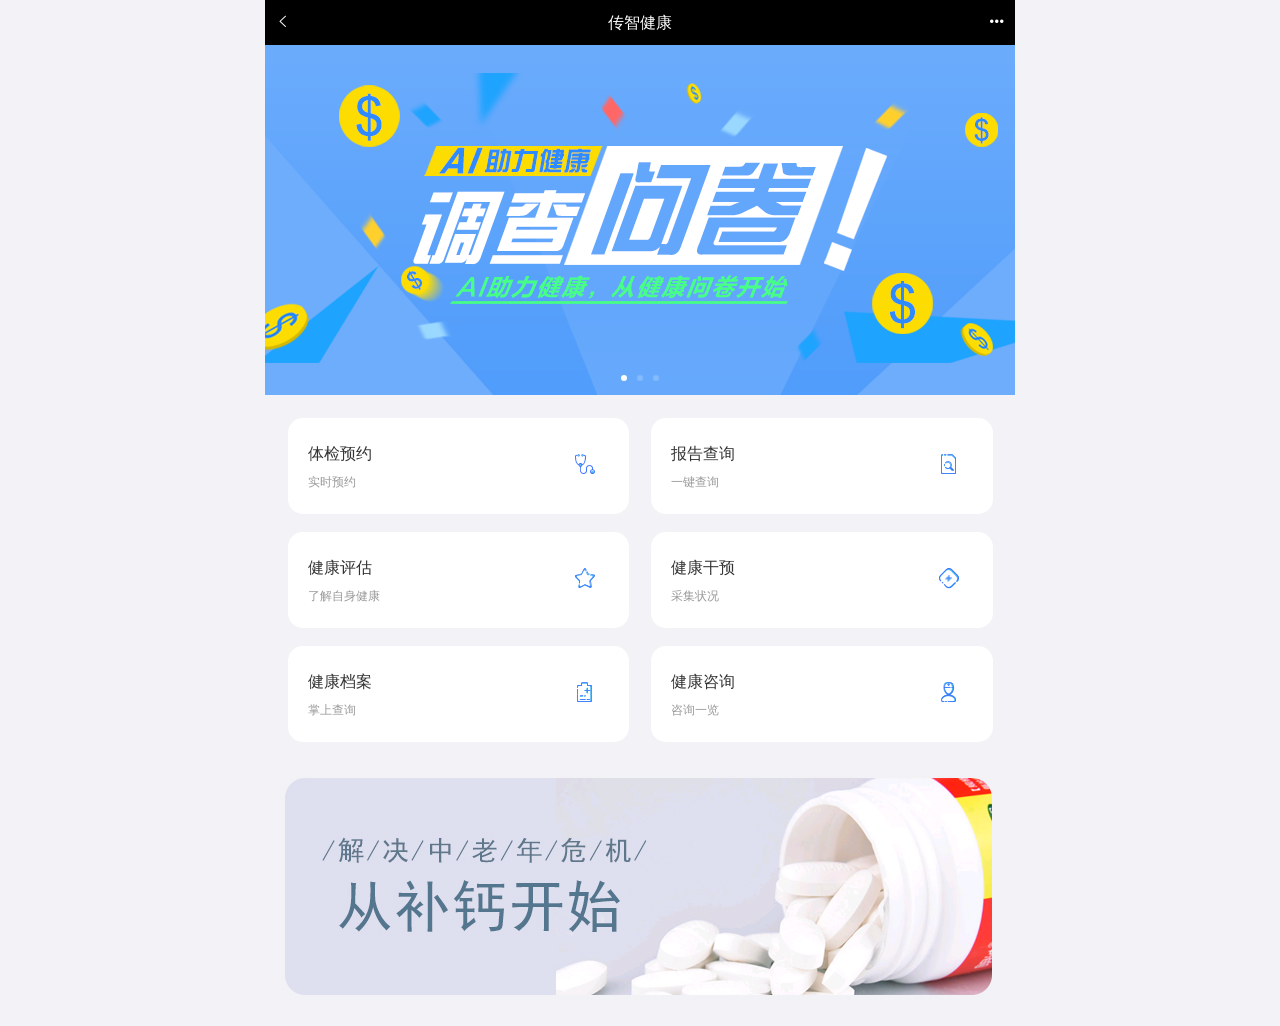
<file: healthmobile_web/src/main/webapp/pages/index.html>
<!DOCTYPE html>
<html lang="zh-CN">
    <head>
        <meta charset="utf-8">
        <meta http-equiv="X-UA-Compatible" content="IE=edge">
        <!-- 上述3个meta标签*必须*放在最前面，任何其他内容都*必须*跟随其后！ -->
        <meta name="viewport" content="width=device-width, initial-scale=1.0, maximum-scale=1.0, user-scalable=0,user-scalable=no,minimal-ui">
        <meta name="description" content="">
        <meta name="author" content="">
        <link rel="icon" href="../img/asset-favico.ico">
        <title>传智健康</title>
        <link rel="stylesheet" href="../css/page-health-index.css" />
        <link rel="stylesheet" href="../css/page-health-login.css" />
        <link rel="stylesheet" href="../plugins/elementui/index.css" />
        <script src="../plugins/jquery/dist/jquery.min.js"></script>
        <script src="../plugins/healthmobile.js"></script>
        <script src="../plugins/vue/vue.js"></script>
        <script src="../plugins/vue/axios-0.18.0.js"></script>
        <script src="../plugins/elementui/index.js"></script>
    </head>
    <body data-spy="scroll" data-target="#myNavbar" data-offset="150">
        <div class="app">
            <!-- 页面头部 -->
            <div class="top-header">
                <span class="f-left"><i class="icon-back" onclick="history.go(-1)"></i></span>
                <span class="center">传智健康</span>
                <span class="f-right"><i class="icon-more"></i></span>
            </div>
            <div class="carousel">
                <div class="banner-roll">
                    <div class="banner-item">
                        <div class="item" style="background-image: url(../img/widget-banner_01.png);"><img src="../img/widget-banner_01.png" alt=""></div>
                        <div class="item" style="background-image: url(../img/widget-banner_02.png);"><img src="../img/widget-banner_02.png" alt=""></div>
                        <div class="item" style="background-image: url(../img/widget-banner_03.png);"><img src="../img/widget-banner_03.png" alt=""></div>
                    </div>
                    <div class="indicators"></div>
                </div>
            </div>
            <!-- 页面内容 -->
            <div class="contentBox">
                <div class="list-column2">
                    <ul class="list">
                        <li class="type-item">
                            <a href="/pages/setmeal.html" class="link-page">
                                <div class="type-title">
                                    <h3>体检预约</h3>
                                    <p>实时预约</p>
                                </div>
                                <div class="type-icon">
                                    <i class="icon-zhen">
                                        <span class="path1"></span><span class="path2"></span>
                                    </i>
                                </div>
                            </a>
                        </li>
                        <li class="type-item">
                            <a href="/pages/checkrecord_list.html" class="link-page">
                                <div class="type-title">
                                    <h3>报告查询</h3>
                                    <p>一键查询</p>
                                </div>
                                <div class="type-icon">
                                    <i class="icon-search"><span class="path1"></span><span class="path2"></span><span class="path3"></span><span class="path4"></span></i>
                                </div>
                            </a>
                        </li>
                        <li class="type-item">
                            <a href="health-risk.html" class="link-page">
                                <div class="type-title">
                                    <h3>健康评估</h3>
                                    <p>了解自身健康</p>
                                </div>
                                <div class="type-icon">
                                    <i class="icon-star"><span class="path1"></span><span class="path2"></span></i>
                                </div>
                            </a>
                        </li>
                        <li class="type-item">
                            <a href="health-intervention.html" class="link-page">
                                <div class="type-title">
                                    <h3>健康干预</h3>
                                    <p>采集状况</p>
                                </div>
                                <div class="type-icon">
                                    <i class="icon-plus"><span class="path1"></span><span class="path2"></span></i>
                                </div>
                            </a>
                        </li>
                        <li class="type-item">
                            <a href="health-record.html" class="link-page">
                                <div class="type-title">
                                    <h3>健康档案</h3>
                                    <p>掌上查询</p>
                                </div>
                                <div class="type-icon">
                                    <i class="icon-record"><span class="path1"></span><span class="path2"></span><span class="path3"></span><span class="path4"></span><span class="path5"></span></i>
                                </div>
                            </a>
                        </li>
                        <li class="type-item">
                            <a href="health-information.html" class="link-page">
                                <div class="type-title">
                                    <h3>健康咨询</h3>
                                    <p>咨询一览</p>
                                </div>
                                <div class="type-icon">
                                    <i class="icon-person"><span class="path1"></span><span class="path2"></span></i>
                                </div>
                            </a>
                        </li>
                    </ul>
                </div>
                <div class="img-parent">
                    <img src="../img/asset-ad.png" width="100%" height="100%" />
                </div>
            </div>
        </div>
        <script>
            $(function() {
                var ht = $('.banner-item').find('img').eq(0).height()
                var tg = $('.banner-item .item');
                var num = 0;
                for (i = 0; i < tg.length; i++) {
                    $('.indicators').append('<span></span>');
                    $('.indicators').find('span').eq(num).addClass('active');
                }
                $(".banner-item,.banner-roll").css('height', ht)

                function roll() {
                    tg.eq(num).animate({
                        'opacity': '1',
                        'z-index': num
                    }, 2000).siblings().animate({
                        'opacity': '0',
                        'z-index': 0
                    }, 2000);
                    $('.indicators').find('span').eq(num).addClass('active').siblings().removeClass('active');
                    if (num >= tg.length - 1) {
                        num = 0;
                    } else {
                        num++;
                    }
                }
                $('.indicators').find('span').click(function() {
                    num = $(this).index();
                    roll();
                });
                var timer = setInterval(roll, 3000);
                $('.banner-item').mouseover(function() {
                    clearInterval(timer)
                });
                $('.banner-item').mouseout(function() {
                    timer = setInterval(roll, 3000)
                });
            })
            $(window).resize(function() {
                var ht = $('.banner-item').find('img').eq(0).height()
                $(".banner-item,.banner-roll").css('height', ht)
            });
        </script>
    </body>
</html>
</file>
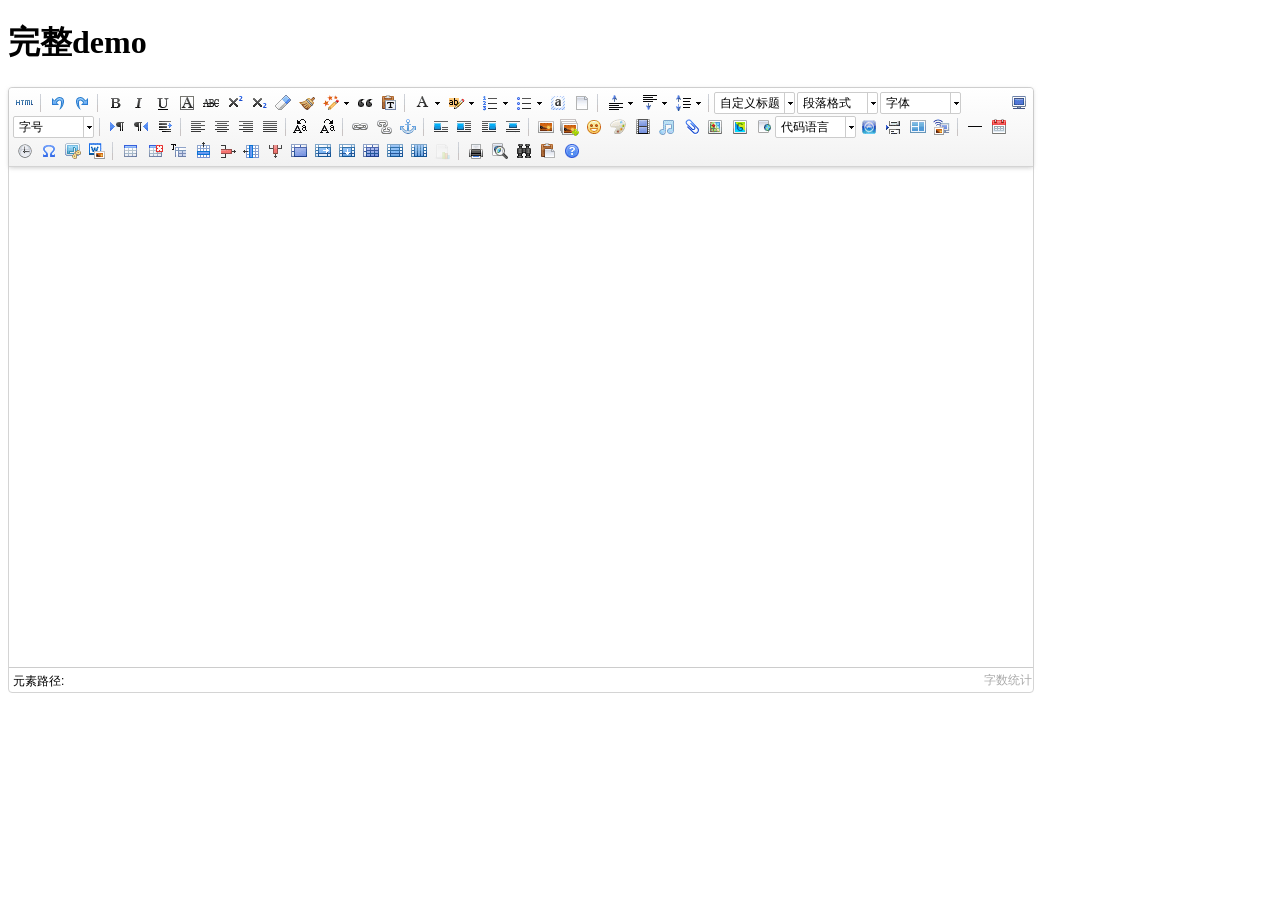
<file: healthmobile_web/src/main/webapp/plugins/uedter/index.html>
<!DOCTYPE HTML PUBLIC "-//W3C//DTD HTML 4.01 Transitional//EN"
        "http://www.w3.org/TR/html4/loose.dtd">
<html>
<head>
    <title>完整demo</title>
    <meta http-equiv="Content-Type" content="text/html;charset=utf-8"/>
    <script type="text/javascript" charset="utf-8" src="ueditor.config.js"></script>
    <script type="text/javascript" charset="utf-8" src="ueditor.all.min.js"> </script>
    <!--建议手动加在语言，避免在ie下有时因为加载语言失败导致编辑器加载失败-->
    <!--这里加载的语言文件会覆盖你在配置项目里添加的语言类型，比如你在配置项目里配置的是英文，这里加载的中文，那最后就是中文-->
    <script type="text/javascript" charset="utf-8" src="lang/zh-cn/zh-cn.js"></script>

    <style type="text/css">
        div{
            width:100%;
        }
    </style>
</head>
<body>
<div>
    <h1>完整demo</h1>
    <script id="editor" type="text/plain" style="width:1024px;height:500px;"></script>
</div>

<script type="text/javascript">

    //实例化编辑器
    //建议使用工厂方法getEditor创建和引用编辑器实例，如果在某个闭包下引用该编辑器，直接调用UE.getEditor('editor')就能拿到相关的实例
    var ue = UE.getEditor('editor');


    function isFocus(e){
        alert(UE.getEditor('editor').isFocus());
        UE.dom.domUtils.preventDefault(e)
    }
    function setblur(e){
        UE.getEditor('editor').blur();
        UE.dom.domUtils.preventDefault(e)
    }
    function insertHtml() {
        var value = prompt('插入html代码', '');
        UE.getEditor('editor').execCommand('insertHtml', value)
    }
    function createEditor() {
        enableBtn();
        UE.getEditor('editor');
    }
    function getAllHtml() {
        alert(UE.getEditor('editor').getAllHtml())
    }
    function getContent() {
        var arr = [];
        arr.push("使用editor.getContent()方法可以获得编辑器的内容");
        arr.push("内容为：");
        arr.push(UE.getEditor('editor').getContent());
        alert(arr.join("\n"));
    }
    function getPlainTxt() {
        var arr = [];
        arr.push("使用editor.getPlainTxt()方法可以获得编辑器的带格式的纯文本内容");
        arr.push("内容为：");
        arr.push(UE.getEditor('editor').getPlainTxt());
        alert(arr.join('\n'))
    }
    function setContent(isAppendTo) {
        var arr = [];
        arr.push("使用editor.setContent('欢迎使用ueditor')方法可以设置编辑器的内容");
        UE.getEditor('editor').setContent('欢迎使用ueditor', isAppendTo);
        alert(arr.join("\n"));
    }
    function setDisabled() {
        UE.getEditor('editor').setDisabled('fullscreen');
        disableBtn("enable");
    }

    function setEnabled() {
        UE.getEditor('editor').setEnabled();
        enableBtn();
    }

    function getText() {
        //当你点击按钮时编辑区域已经失去了焦点，如果直接用getText将不会得到内容，所以要在选回来，然后取得内容
        var range = UE.getEditor('editor').selection.getRange();
        range.select();
        var txt = UE.getEditor('editor').selection.getText();
        alert(txt)
    }

    function getContentTxt() {
        var arr = [];
        arr.push("使用editor.getContentTxt()方法可以获得编辑器的纯文本内容");
        arr.push("编辑器的纯文本内容为：");
        arr.push(UE.getEditor('editor').getContentTxt());
        alert(arr.join("\n"));
    }
    function hasContent() {
        var arr = [];
        arr.push("使用editor.hasContents()方法判断编辑器里是否有内容");
        arr.push("判断结果为：");
        arr.push(UE.getEditor('editor').hasContents());
        alert(arr.join("\n"));
    }
    function setFocus() {
        UE.getEditor('editor').focus();
    }
    function deleteEditor() {
        disableBtn();
        UE.getEditor('editor').destroy();
    }
    function disableBtn(str) {
        var div = document.getElementById('btns');
        var btns = UE.dom.domUtils.getElementsByTagName(div, "button");
        for (var i = 0, btn; btn = btns[i++];) {
            if (btn.id == str) {
                UE.dom.domUtils.removeAttributes(btn, ["disabled"]);
            } else {
                btn.setAttribute("disabled", "true");
            }
        }
    }
    function enableBtn() {
        var div = document.getElementById('btns');
        var btns = UE.dom.domUtils.getElementsByTagName(div, "button");
        for (var i = 0, btn; btn = btns[i++];) {
            UE.dom.domUtils.removeAttributes(btn, ["disabled"]);
        }
    }

    function getLocalData () {
        alert(UE.getEditor('editor').execCommand( "getlocaldata" ));
    }

    function clearLocalData () {
        UE.getEditor('editor').execCommand( "clearlocaldata" );
        alert("已清空草稿箱")
    }
</script>
</body>
</html>
</file>
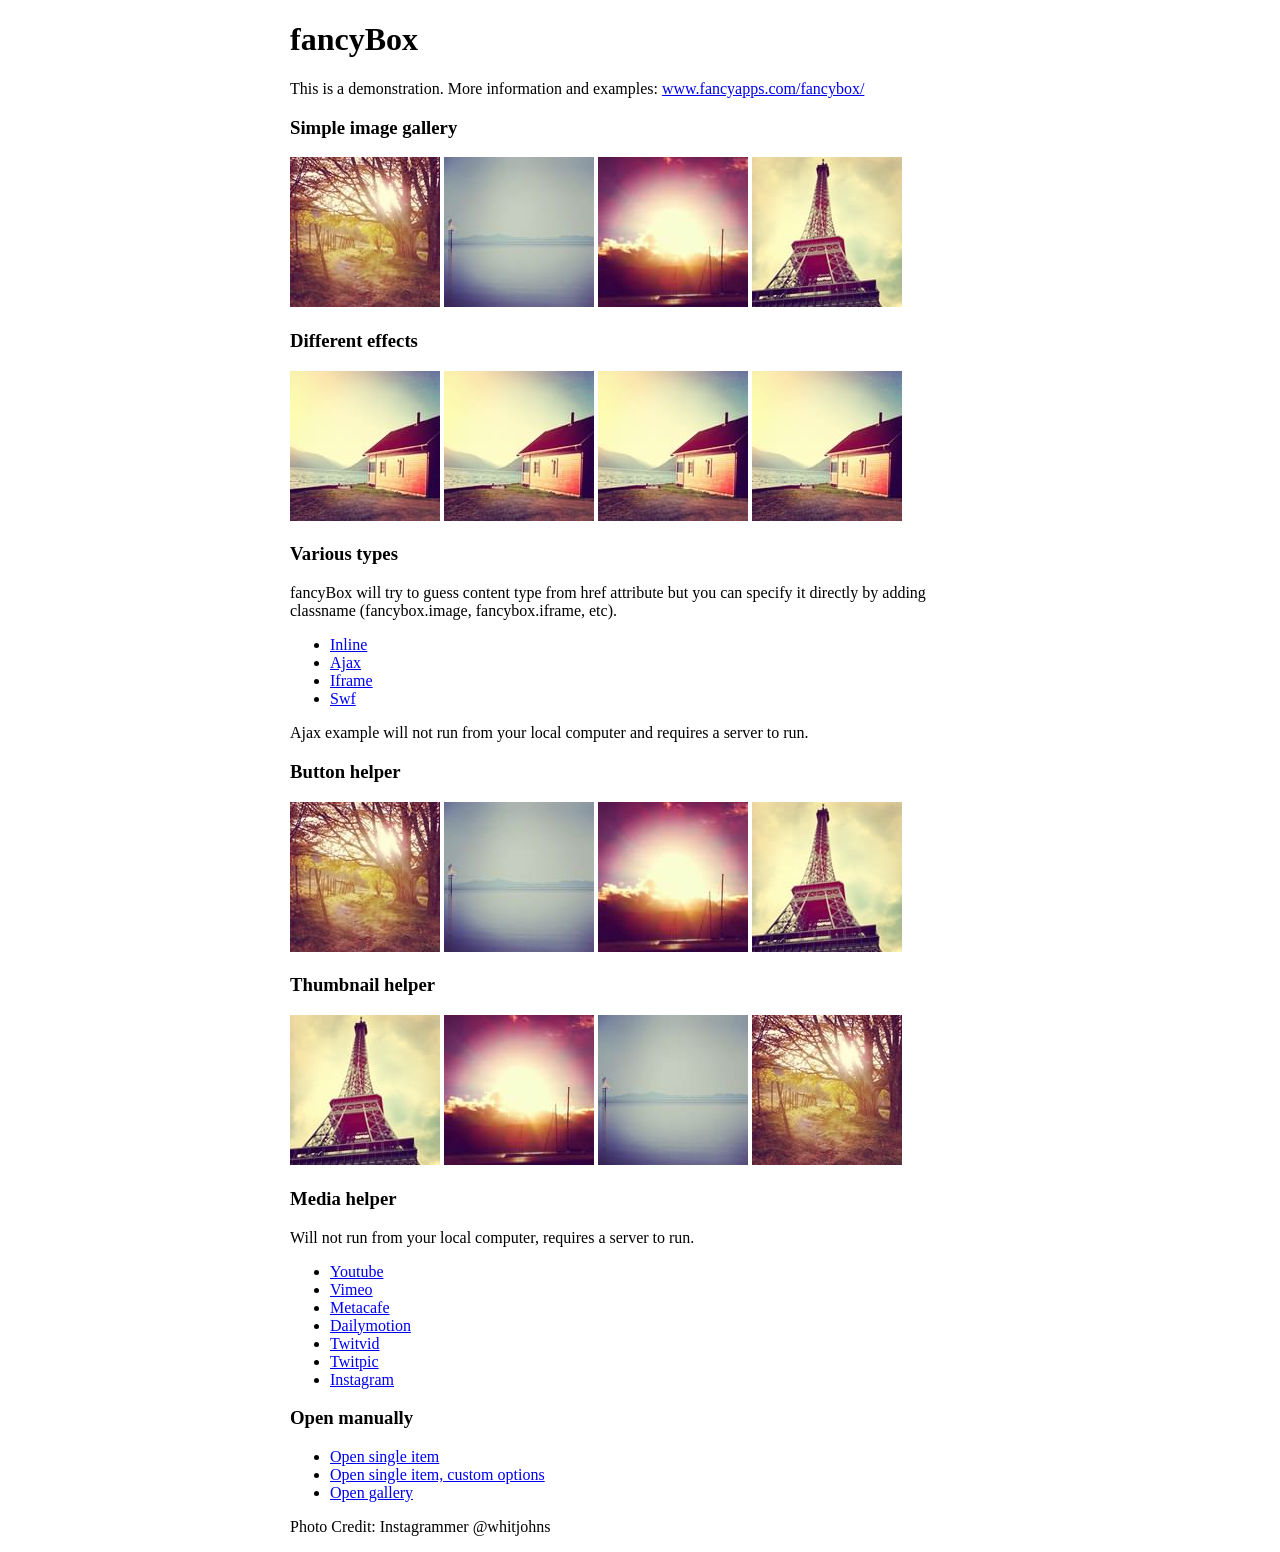
<file: healthmobile_web/src/main/webapp/plugins/fancybox/demo/index.html>
<!DOCTYPE html>
<html>
<head>
	<title>fancyBox - Fancy jQuery Lightbox Alternative | Demonstration</title>
	<meta http-equiv="Content-Type" content="text/html; charset=UTF-8" />

	<!-- Add jQuery library -->
	<script type="text/javascript" src="../lib/jquery-1.10.1.min.js"></script>

	<!-- Add mousewheel plugin (this is optional) -->
	<script type="text/javascript" src="../lib/jquery.mousewheel-3.0.6.pack.js"></script>

	<!-- Add fancyBox main JS and CSS files -->
	<script type="text/javascript" src="../source/jquery.fancybox.js?v=2.1.5"></script>
	<link rel="stylesheet" type="text/css" href="../source/jquery.fancybox.css?v=2.1.5" media="screen" />

	<!-- Add Button helper (this is optional) -->
	<link rel="stylesheet" type="text/css" href="../source/helpers/jquery.fancybox-buttons.css?v=1.0.5" />
	<script type="text/javascript" src="../source/helpers/jquery.fancybox-buttons.js?v=1.0.5"></script>

	<!-- Add Thumbnail helper (this is optional) -->
	<link rel="stylesheet" type="text/css" href="../source/helpers/jquery.fancybox-thumbs.css?v=1.0.7" />
	<script type="text/javascript" src="../source/helpers/jquery.fancybox-thumbs.js?v=1.0.7"></script>

	<!-- Add Media helper (this is optional) -->
	<script type="text/javascript" src="../source/helpers/jquery.fancybox-media.js?v=1.0.6"></script>

	<script type="text/javascript">
		$(document).ready(function() {
			/*
			 *  Simple image gallery. Uses default settings
			 */

			$('.fancybox').fancybox();

			/*
			 *  Different effects
			 */

			// Change title type, overlay closing speed
			$(".fancybox-effects-a").fancybox({
				helpers: {
					title : {
						type : 'outside'
					},
					overlay : {
						speedOut : 0
					}
				}
			});

			// Disable opening and closing animations, change title type
			$(".fancybox-effects-b").fancybox({
				openEffect  : 'none',
				closeEffect	: 'none',

				helpers : {
					title : {
						type : 'over'
					}
				}
			});

			// Set custom style, close if clicked, change title type and overlay color
			$(".fancybox-effects-c").fancybox({
				wrapCSS    : 'fancybox-custom',
				closeClick : true,

				openEffect : 'none',

				helpers : {
					title : {
						type : 'inside'
					},
					overlay : {
						css : {
							'background' : 'rgba(238,238,238,0.85)'
						}
					}
				}
			});

			// Remove padding, set opening and closing animations, close if clicked and disable overlay
			$(".fancybox-effects-d").fancybox({
				padding: 0,

				openEffect : 'elastic',
				openSpeed  : 150,

				closeEffect : 'elastic',
				closeSpeed  : 150,

				closeClick : true,

				helpers : {
					overlay : null
				}
			});

			/*
			 *  Button helper. Disable animations, hide close button, change title type and content
			 */

			$('.fancybox-buttons').fancybox({
				openEffect  : 'none',
				closeEffect : 'none',

				prevEffect : 'none',
				nextEffect : 'none',

				closeBtn  : false,

				helpers : {
					title : {
						type : 'inside'
					},
					buttons	: {}
				},

				afterLoad : function() {
					this.title = 'Image ' + (this.index + 1) + ' of ' + this.group.length + (this.title ? ' - ' + this.title : '');
				}
			});


			/*
			 *  Thumbnail helper. Disable animations, hide close button, arrows and slide to next gallery item if clicked
			 */

			$('.fancybox-thumbs').fancybox({
				prevEffect : 'none',
				nextEffect : 'none',

				closeBtn  : false,
				arrows    : false,
				nextClick : true,

				helpers : {
					thumbs : {
						width  : 50,
						height : 50
					}
				}
			});

			/*
			 *  Media helper. Group items, disable animations, hide arrows, enable media and button helpers.
			*/
			$('.fancybox-media')
				.attr('rel', 'media-gallery')
				.fancybox({
					openEffect : 'none',
					closeEffect : 'none',
					prevEffect : 'none',
					nextEffect : 'none',

					arrows : false,
					helpers : {
						media : {},
						buttons : {}
					}
				});

			/*
			 *  Open manually
			 */

			$("#fancybox-manual-a").click(function() {
				$.fancybox.open('1_b.jpg');
			});

			$("#fancybox-manual-b").click(function() {
				$.fancybox.open({
					href : 'iframe.html',
					type : 'iframe',
					padding : 5
				});
			});

			$("#fancybox-manual-c").click(function() {
				$.fancybox.open([
					{
						href : '1_b.jpg',
						title : 'My title'
					}, {
						href : '2_b.jpg',
						title : '2nd title'
					}, {
						href : '3_b.jpg'
					}
				], {
					helpers : {
						thumbs : {
							width: 75,
							height: 50
						}
					}
				});
			});


		});
	</script>
	<style type="text/css">
		.fancybox-custom .fancybox-skin {
			box-shadow: 0 0 50px #222;
		}

		body {
			max-width: 700px;
			margin: 0 auto;
		}
	</style>
</head>
<body>
	<h1>fancyBox</h1>

	<p>This is a demonstration. More information and examples: <a href="http://fancyapps.com/fancybox/">www.fancyapps.com/fancybox/</a></p>

	<h3>Simple image gallery</h3>
	<p>
		<a class="fancybox" href="1_b.jpg" data-fancybox-group="gallery" title="Lorem ipsum dolor sit amet"><img src="1_s.jpg" alt="" /></a>

		<a class="fancybox" href="2_b.jpg" data-fancybox-group="gallery" title="Etiam quis mi eu elit temp"><img src="2_s.jpg" alt="" /></a>

		<a class="fancybox" href="3_b.jpg" data-fancybox-group="gallery" title="Cras neque mi, semper leon"><img src="3_s.jpg" alt="" /></a>

		<a class="fancybox" href="4_b.jpg" data-fancybox-group="gallery" title="Sed vel sapien vel sem uno"><img src="4_s.jpg" alt="" /></a>
	</p>

	<h3>Different effects</h3>
	<p>
		<a class="fancybox-effects-a" href="5_b.jpg" title="Lorem ipsum dolor sit amet, consectetur adipiscing elit"><img src="5_s.jpg" alt="" /></a>

		<a class="fancybox-effects-b" href="5_b.jpg" title="Lorem ipsum dolor sit amet, consectetur adipiscing elit"><img src="5_s.jpg" alt="" /></a>

		<a class="fancybox-effects-c" href="5_b.jpg" title="Lorem ipsum dolor sit amet, consectetur adipiscing elit"><img src="5_s.jpg" alt="" /></a>

		<a class="fancybox-effects-d" href="5_b.jpg" title="Lorem ipsum dolor sit amet, consectetur adipiscing elit"><img src="5_s.jpg" alt="" /></a>
	</p>

	<h3>Various types</h3>
	<p>
		fancyBox will try to guess content type from href attribute but you can specify it directly by adding classname (fancybox.image, fancybox.iframe, etc).
	</p>
	<ul>
		<li><a class="fancybox" href="#inline1" title="Lorem ipsum dolor sit amet">Inline</a></li>
		<li><a class="fancybox fancybox.ajax" href="ajax.txt">Ajax</a></li>
		<li><a class="fancybox fancybox.iframe" href="iframe.html">Iframe</a></li>
		<li><a class="fancybox" href="http://www.adobe.com/jp/events/cs3_web_edition_tour/swfs/perform.swf">Swf</a></li>
	</ul>

	<div id="inline1" style="width:400px;display: none;">
		<h3>Etiam quis mi eu elit</h3>
		<p>
			Lorem ipsum dolor sit amet, consectetur adipiscing elit. Etiam quis mi eu elit tempor facilisis id et neque. Nulla sit amet sem sapien. Vestibulum imperdiet porta ante ac ornare. Nulla et lorem eu nibh adipiscing ultricies nec at lacus. Cras laoreet ultricies sem, at blandit mi eleifend aliquam. Nunc enim ipsum, vehicula non pretium varius, cursus ac tortor. Vivamus fringilla congue laoreet. Quisque ultrices sodales orci, quis rhoncus justo auctor in. Phasellus dui eros, bibendum eu feugiat ornare, faucibus eu mi. Nunc aliquet tempus sem, id aliquam diam varius ac. Maecenas nisl nunc, molestie vitae eleifend vel, iaculis sed magna. Aenean tempus lacus vitae orci posuere porttitor eget non felis. Donec lectus elit, aliquam nec eleifend sit amet, vestibulum sed nunc.
		</p>
	</div>

	<p>
		Ajax example will not run from your local computer and requires a server to run.
	</p>

	<h3>Button helper</h3>
	<p>
		<a class="fancybox-buttons" data-fancybox-group="button" href="1_b.jpg"><img src="1_s.jpg" alt="" /></a>

		<a class="fancybox-buttons" data-fancybox-group="button" href="2_b.jpg"><img src="2_s.jpg" alt="" /></a>

		<a class="fancybox-buttons" data-fancybox-group="button" href="3_b.jpg"><img src="3_s.jpg" alt="" /></a>

		<a class="fancybox-buttons" data-fancybox-group="button" href="4_b.jpg"><img src="4_s.jpg" alt="" /></a>
	</p>

	<h3>Thumbnail helper</h3>
	<p>
		<a class="fancybox-thumbs" data-fancybox-group="thumb" href="4_b.jpg"><img src="4_s.jpg" alt="" /></a>

		<a class="fancybox-thumbs" data-fancybox-group="thumb" href="3_b.jpg"><img src="3_s.jpg" alt="" /></a>

		<a class="fancybox-thumbs" data-fancybox-group="thumb" href="2_b.jpg"><img src="2_s.jpg" alt="" /></a>

		<a class="fancybox-thumbs" data-fancybox-group="thumb" href="1_b.jpg"><img src="1_s.jpg" alt="" /></a>
	</p>

	<h3>Media helper</h3>
	<p>
		Will not run from your local computer, requires a server to run.
	</p>

	<ul>
		<li><a class="fancybox-media" href="http://www.youtube.com/watch?v=opj24KnzrWo">Youtube</a></li>
		<li><a class="fancybox-media" href="http://vimeo.com/47480346">Vimeo</a></li>
		<li><a class="fancybox-media" href="http://www.metacafe.com/watch/7635964/">Metacafe</a></li>
		<li><a class="fancybox-media" href="http://www.dailymotion.com/video/xoeylt_electric-guest-this-head-i-hold_music">Dailymotion</a></li>
		<li><a class="fancybox-media" href="http://twitvid.com/QY7MD">Twitvid</a></li>
		<li><a class="fancybox-media" href="http://twitpic.com/7p93st">Twitpic</a></li>
		<li><a class="fancybox-media" href="http://instagr.am/p/IejkuUGxQn">Instagram</a></li>
	</ul>

	<h3>Open manually</h3>
	<ul>
		<li><a id="fancybox-manual-a" href="javascript:;">Open single item</a></li>
		<li><a id="fancybox-manual-b" href="javascript:;">Open single item, custom options</a></li>
		<li><a id="fancybox-manual-c" href="javascript:;">Open gallery</a></li>
	</ul>

	<p>
		Photo Credit: Instagrammer @whitjohns
	</p>
</body>
</html>
</file>
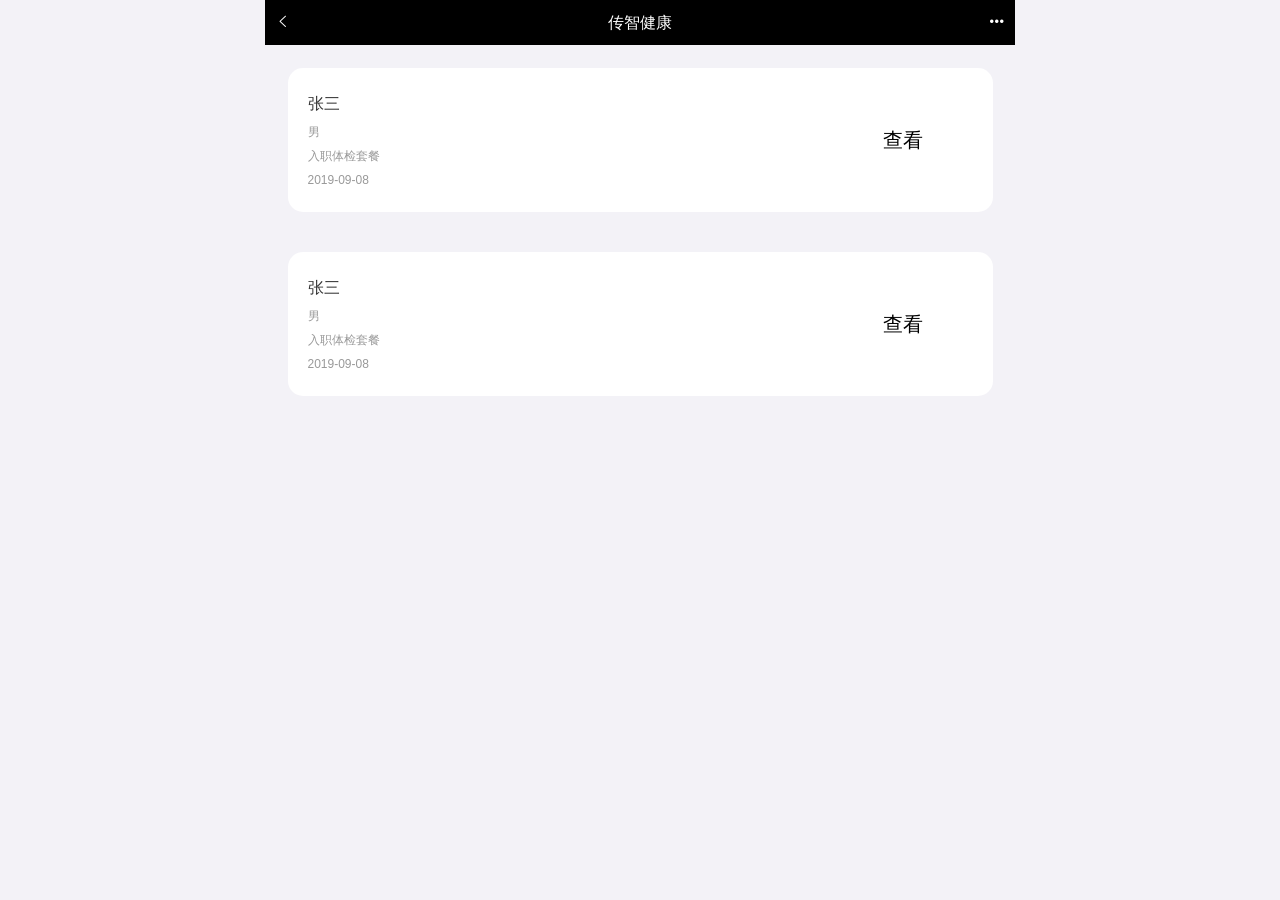
<file: healthmobile_web/src/main/webapp/pages/checkrecord_list.html>
<!DOCTYPE html>
<html lang="zh-CN">
    <head>
        <meta charset="utf-8">
        <meta http-equiv="X-UA-Compatible" content="IE=edge">
        <!-- 上述3个meta标签*必须*放在最前面，任何其他内容都*必须*跟随其后！ -->
        <meta name="viewport" content="width=device-width, initial-scale=1.0, maximum-scale=1.0, user-scalable=0,user-scalable=no,minimal-ui">
        <meta name="description" content="">
        <meta name="author" content="">
        <link rel="icon" href="../img/asset-favico.ico">
        <title>传智健康</title>
        <link rel="stylesheet" href="../css/page-health-index.css" />
        <link rel="stylesheet" href="../css/page-health-login.css" />
        <link rel="stylesheet" href="../plugins/elementui/index.css" />
        <script src="../plugins/jquery/dist/jquery.min.js"></script>
        <script src="../plugins/healthmobile.js"></script>
        <script src="../plugins/vue/vue.js"></script>
        <script src="../plugins/vue/axios-0.18.0.js"></script>
        <script src="../plugins/elementui/index.js"></script>
    </head>
    <body data-spy="scroll" data-target="#myNavbar" data-offset="150">
        <div class="app">
            <!-- 页面头部 -->
            <div class="top-header">
                <span class="f-left"><i class="icon-back" onclick="history.go(-1)"></i></span>
                <span class="center">传智健康</span>
                <span class="f-right"><i class="icon-more"></i></span>
            </div>
            <!-- 页面内容 -->
            <div class="contentBox">
                <div class="list-column2">
                    <ul class="list">
                        <li class="type-item" style="width: 100%">
                            <a class="link-page">
                                <div class="type-title">
                                    <h3>张三</h3>
                                    <p>男</p>
                                    <p>入职体检套餐</p>
                                    <p>2019-09-08</p>
                                </div>
                                <div class="type-icon">
                                    查看
                                </div>
                            </a>
                        </li>
                    </ul>
                    <ul class="list">
                        <li class="type-item" style="width: 100%">
                            <a class="link-page">
                                <div class="type-title">
                                    <h3>张三</h3>
                                    <p>男</p>
                                    <p>入职体检套餐</p>
                                    <p>2019-09-08</p>
                                </div>
                                <div class="type-icon">
                                    查看
                                </div>
                            </a>
                        </li>
                    </ul>
                </div>
            </div>
        </div>
    </body>
</html>
</file>
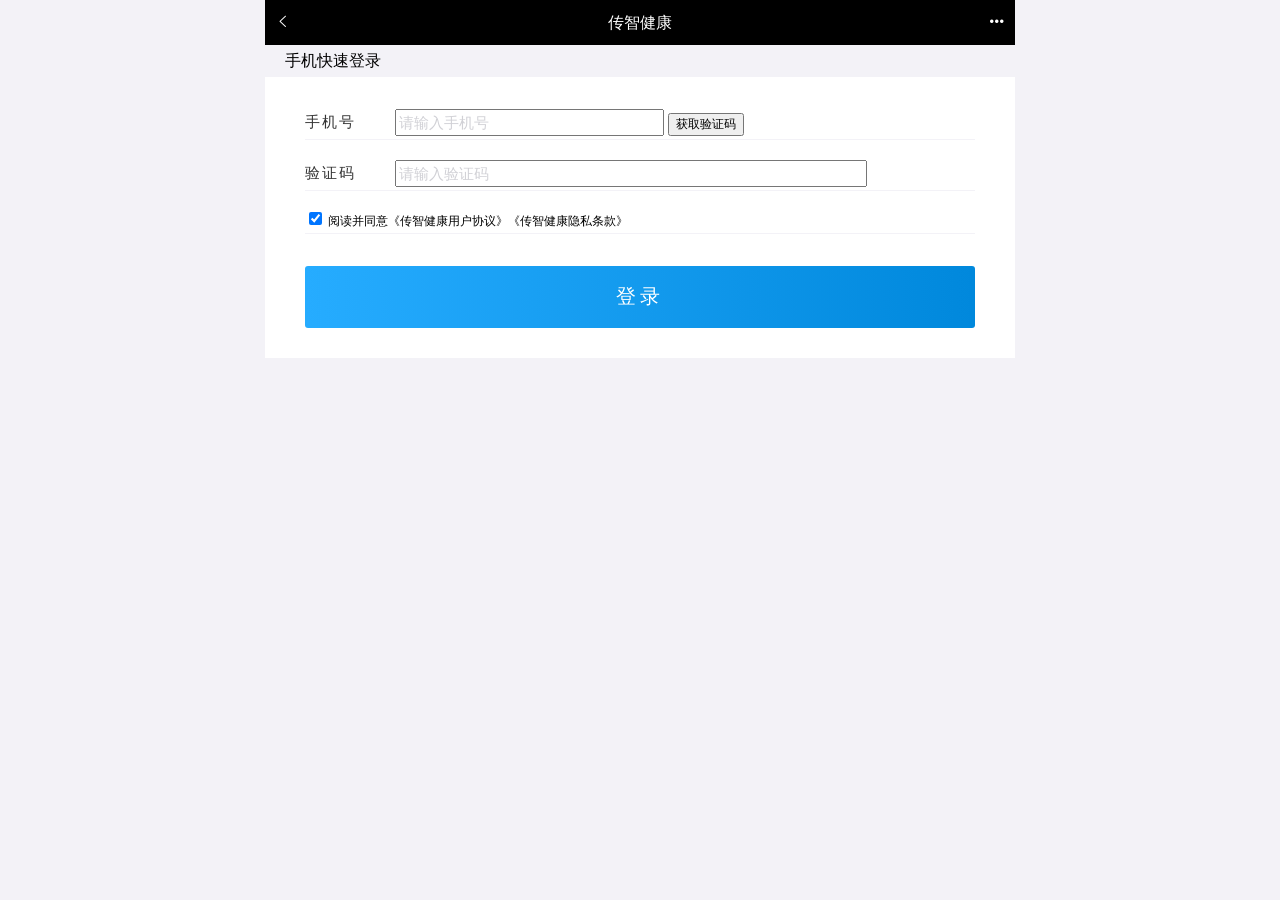
<file: healthmobile_web/src/main/webapp/pages/login.html>
<!DOCTYPE html>
<html lang="zh-CN">
    <head>
        <meta charset="utf-8">
        <meta http-equiv="X-UA-Compatible" content="IE=edge">
        <!-- 上述3个meta标签*必须*放在最前面，任何其他内容都*必须*跟随其后！ -->
        <meta name="viewport" content="width=device-width, initial-scale=1.0, maximum-scale=1.0, user-scalable=0,user-scalable=no,minimal-ui">
        <meta name="description" content="">
        <meta name="author" content="">
        <link rel="icon" href="../img/asset-favico.ico">
        <title>登录</title>
        <link rel="stylesheet" href="../css/page-health-login.css" />
        <link rel="stylesheet" href="../plugins/elementui/index.css" />
        <script src="../plugins/jquery/dist/jquery.min.js"></script>
        <script src="../plugins/healthmobile.js"></script>
        <script src="../plugins/vue/vue.js"></script>
        <script src="../plugins/vue/axios-0.18.0.js"></script>
        <script src="../plugins/elementui/index.js"></script>
    </head>
    <body data-spy="scroll" data-target="#myNavbar" data-offset="150">
    <div class="app" id="app">
        <!-- 页面头部 -->
        <div class="top-header">
            <span class="f-left"><i class="icon-back"></i></span>
            <span class="center">传智健康</span>
            <span class="f-right"><i class="icon-more"></i></span>
        </div>
        <div style="margin-left: 20px">手机快速登录</div>
        <!-- 页面内容 -->
        <div class="contentBox">
            <div class="login">
                <form id='login-form'>
                    <div class="input-row">
                        <label>手机号</label>
                        <div class="loginInput">
                            <input v-model="loginInfo.telephone" id='account' type="text" placeholder="请输入手机号">
                            <input id="validateCodeButton" @click="sendValidateCode()" type="button" style="font-size: 12px" value="获取验证码">
                        </div>
                    </div>
                    <div class="input-row">
                        <label>验证码</label>
                        <div class="loginInput">
                            <input v-model="loginInfo.validateCode" style="width:80%" id='password' type="text" placeholder="请输入验证码">
                        </div>
                    </div>
                    <div class="input-row" style="font-size: 12px">
                        <input type="checkbox" checked>
                        阅读并同意《传智健康用户协议》《传智健康隐私条款》
                    </div>
                    <div class="btn yes-btn"><a @click="login()" href="#">登录</a></div>
                </form>
            </div>
        </div>
    </div>
    </body>
    <script>
        var vue = new Vue({
            el:'#app',
            data:{
                loginInfo:{}//登录信息
            },
            methods:{
                //发送验证码
                sendValidateCode(){
                    var telephone = this.loginInfo.telephone;
                    if (!checkTelephone(telephone)) {
                        this.$message.error('请输入正确的手机号');
                        return false;
                    }
                    validateCodeButton = $("#validateCodeButton")[0];
                    clock = window.setInterval(doLoop, 1000); //一秒执行一次
                    axios.post("/validateCode/send4Login.do?telephone=" + telephone).then((response) => {
                        if(!response.data.flag){
                            //验证码发送失败
                            this.$message.error('验证码发送失败，请检查手机号输入是否正确');
                        }
                    });
                },
                //登录
                login(){
                    var telephone = this.loginInfo.telephone;
                    if (!checkTelephone(telephone)) {
                        this.$message.error('请输入正确的手机号');
                        return false;
                    }
                    axios.post("/login/check.do",this.loginInfo).then((response) => {
                        if(response.data.flag){
                            //登录成功,跳转到index.html
                            window.location.href="index.html";
                        }else{
                            //失败，提示失败信息
                            this.$message.error(response.data.message);
                        }
                    });
                }
            }
        });
    </script>
</html>
</file>
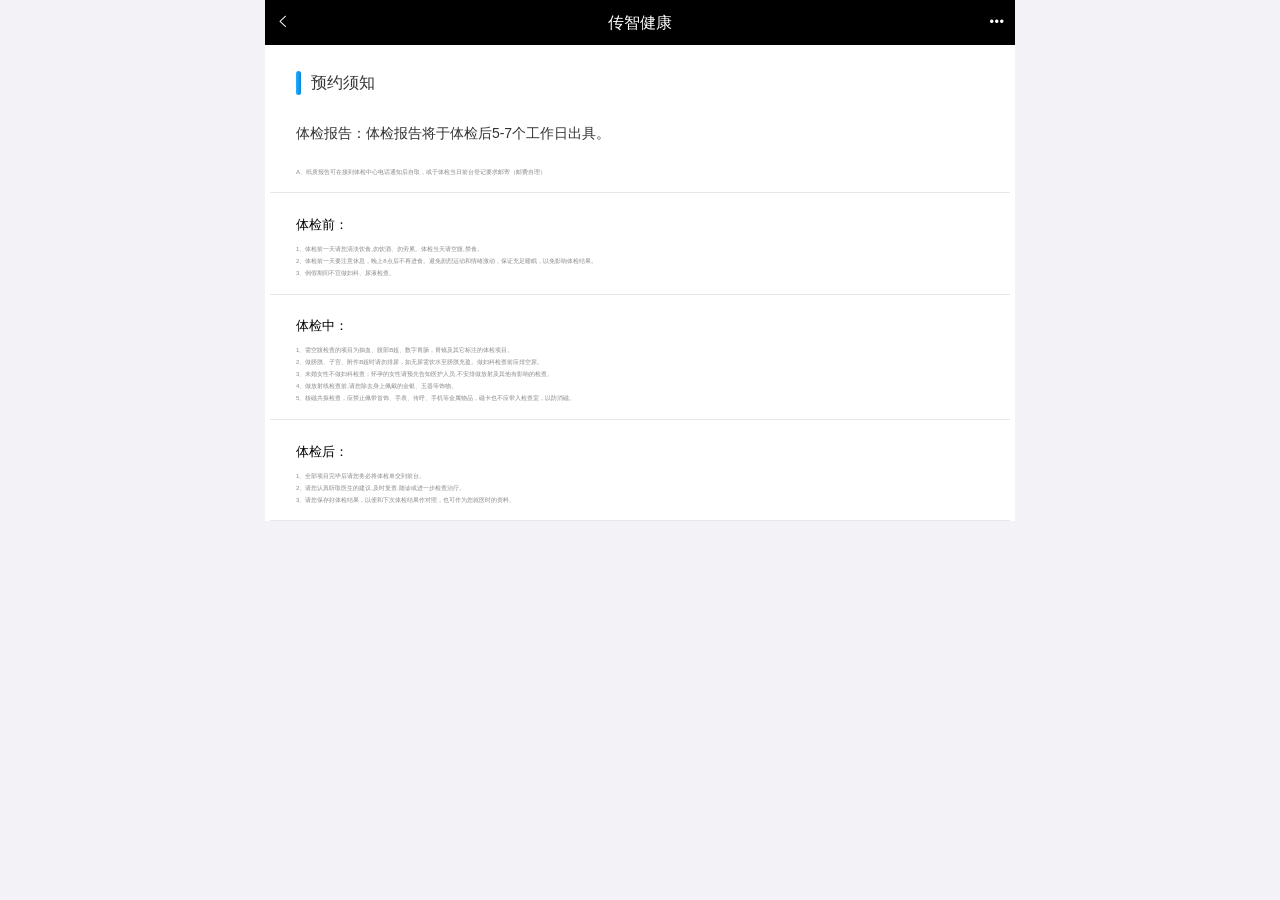
<file: healthmobile_web/src/main/webapp/pages/orderNotice.html>
<!DOCTYPE html>
<html lang="zh-CN">

<head>
    <meta charset="utf-8">
    <meta http-equiv="X-UA-Compatible" content="IE=edge">
    <!-- 上述3个meta标签*必须*放在最前面，任何其他内容都*必须*跟随其后！ -->
    <meta name="viewport" content="width=device-width, initial-scale=1.0, maximum-scale=1.0, user-scalable=0,user-scalable=no,minimal-ui">
    <meta name="description" content="">
    <meta name="author" content="">
    <link rel="icon" href="../img/asset-favico.ico">
    <title>预约须知</title>

    <link rel="stylesheet" href="../css/page-health-orderNotice.css" />
</head>

<body data-spy="scroll" data-target="#myNavbar" data-offset="150">
    <div class="app">
        <!-- 页面头部 -->
        <div class="top-header">
            <span class="f-left"><i class="icon-back" onclick="history.go(-1)"></i></span>
            <span class="center">传智健康</span>
            <span class="f-right"><i class="icon-more"></i></span>
        </div>
        <!-- 页面内容 -->
        <div class="contentBox">
            <div class="notice-article">
                <div class="info-title">
                    <span class="name">预约须知</span>
                </div>
                <div class="notice-item">
                    <div class="item-title">体检报告：体检报告将于体检后5-7个工作日出具。</div>
                    <div class="item-content">
                        <p>A、纸质报告可在接到体检中心电话通知后自取，或于体检当日前台登记要求邮寄（邮费自理）</p>
                    </div>
                </div>
                <div class="notice-item">
                    <div class="item-subtitle">体检前：</div>
                    <div class="item-content">
                        <p>1、体检前一天请您清淡饮食,勿饮酒、勿劳累。体检当天请空腹,禁食。</p>
                        <p>2、体检前一天要注意休息，晚上8点后不再进食。避免剧烈运动和情绪激动，保证充足睡眠，以免影响体检结果。</p>
                        <p>3、例假期间不宜做妇科、尿液检查。</p>
                    </div>
                </div>
                <div class="notice-item">
                    <div class="item-subtitle">体检中：</div>
                    <div class="item-content">
                        <p>1、需空腹检查的项目为抽血、腹部B超、数字胃肠，胃镜及其它标注的体检项目。</p>
                        <p>2、做膀胱、子宫、附件B超时请勿排尿，如无尿需饮水至膀胱充盈。做妇科检查前应排空尿。</p>
                        <p>3、未婚女性不做妇科检查；怀孕的女性请预先告知医护人员,不安排做放射及其他有影响的检查。</p>
                        <p>4、做放射线检查前,请您除去身上佩戴的金银、玉器等饰物。</p>
                        <p>5、核磁共振检查，应禁止佩带首饰、手表、传呼、手机等金属物品，磁卡也不应带入检查室，以防消磁。</p>
                    </div>
                </div>
                <div class="notice-item">
                    <div class="item-subtitle">体检后：</div>
                    <div class="item-content">
                        <p>1、全部项目完毕后请您务必将体检单交到前台。</p>
                        <p>2、请您认真听取医生的建议,及时复查.随诊或进一步检查治疗。</p>
                        <p>3、请您保存好体检结果，以便和下次体检结果作对照，也可作为您就医时的资料。</p>
                    </div>
                </div>
            </div>
        </div>
    </div>
    <!-- 页面 css js -->


</body>
</file>
<file: healthmobile_web/src/main/webapp/css/page-health-index.css>
/*
 * colors variables
 */
/*
 * colors variables
 */
html, body {
  min-height: 100%;
  height: 100%;
  background: #f3f2f7;
  line-height: 2;
  font-family: Helvetica;
}

html, body, h1, h2, h3, h4, h5, h6, p, ul, li {
  margin: 0;
  padding: 0;
}

ul, li {
  list-style: none;
}

h1, h2, h3, h4, h5, h6 {
  font-weight: normal;
}

h3 {
  font-size: 16px;
}

h4 {
  font-size: 14px;
}

p {
  font-size: 12px;
}

em, i {
  font-style: normal;
}

ul {
  list-style: none;
}

a {
  text-decoration: none;
}

a:hover {
  -webkit-tap-highlight-color: transparent;
}

.link-page {
  display: block;
}

img {
  width: 100%;
}

.f-left {
  float: left;
}

.f-right {
  float: right;
}

.center {
  text-align: center;
}

.img-parent {
  overflow: hidden;
}

:focus {
  outline: none;
}

input::-webkit-input-placeholder {
  /* WebKit browsers */
  color: #d1d1d6;
}

input:-moz-placeholder {
  /* Mozilla Firefox 4 to 18 */
  color: #d1d1d6;
}

input::-moz-placeholder {
  /* Mozilla Firefox 19+ */
  color: #d1d1d6;
}

input::-ms-input-placeholder {
  /* Internet Explorer 10+ */
  color: #d1d1d6;
}

@font-face {
  font-family: 'health-icon';
  src: url("../fonts/health-icon.eot?l7yt0w");
  src: url("fonts/health-icon.eot?l7yt0w#iefix") format("embedded-opentype"), url("../fonts/health-icon.ttf?l7yt0w") format("truetype"), url("../fonts/health-icon.woff?l7yt0w") format("woff"), url("../fonts/health-icon.svg?l7yt0w") format("svg");
  font-weight: normal;
  font-style: normal;
}

i {
  /* use !important to prevent issues with browser extensions that change fonts */
  font-family: 'health-icon' !important;
  speak: none;
  font-style: normal;
  font-weight: normal;
  font-variant: normal;
  text-transform: none;
  line-height: 1;
  /* Better Font Rendering =========== */
  -webkit-font-smoothing: antialiased;
  -moz-osx-font-smoothing: grayscale;
}

.icon-left-arrow:before {
  content: "\e940";
  color: #515151;
}

.icon-rit-arrow2:before {
  content: "\e941";
  color: #515151;
}

.icon-case .path1:before {
  content: "\e91a";
  color: #48bcf5;
}

.icon-case .path2:before {
  content: "\e91b";
  margin-left: -1em;
  color: #48bcf5;
}

.icon-case .path3:before {
  content: "\e91c";
  margin-left: -1em;
  color: #48bcf5;
}

.icon-case .path4:before {
  content: "\e91d";
  margin-left: -1em;
  color: #48bcf5;
}

.icon-case .path5:before {
  content: "\e91e";
  margin-left: -1em;
  color: #48bcf5;
}

.icon-case .path6:before {
  content: "\e91f";
  margin-left: -1em;
  color: #48bcf5;
}

.icon-case .path7:before {
  content: "\e920";
  margin-left: -1em;
  color: #407afd;
}

.icon-case .path8:before {
  content: "\e921";
  margin-left: -1em;
  color: #407afd;
}

.icon-case .path9:before {
  content: "\e922";
  margin-left: -1em;
  color: #407afd;
}

.icon-case .path10:before {
  content: "\e923";
  margin-left: -1em;
  color: #407afd;
}

.icon-case .path11:before {
  content: "\e924";
  margin-left: -1em;
  color: #407afd;
}

.icon-case .path12:before {
  content: "\e925";
  margin-left: -1em;
  color: #407afd;
}

.icon-allergy .path1:before {
  content: "\e926";
  color: #48bcf5;
}

.icon-allergy .path2:before {
  content: "\e927";
  margin-left: -1em;
  color: #48bcf5;
}

.icon-allergy .path3:before {
  content: "\e928";
  margin-left: -1em;
  color: #48bcf5;
}

.icon-allergy .path4:before {
  content: "\e929";
  margin-left: -1em;
  color: #48bcf5;
}

.icon-allergy .path5:before {
  content: "\e92a";
  margin-left: -1em;
  color: #48bcf5;
}

.icon-allergy .path6:before {
  content: "\e92b";
  margin-left: -1em;
  color: #407afd;
}

.icon-allergy .path7:before {
  content: "\e92c";
  margin-left: -1em;
  color: #407afd;
}

.icon-allergy .path8:before {
  content: "\e92d";
  margin-left: -1em;
  color: #407afd;
}

.icon-allergy .path9:before {
  content: "\e92e";
  margin-left: -1em;
  color: #407afd;
}

.icon-allergy .path10:before {
  content: "\e92f";
  margin-left: -1em;
  color: #407afd;
}

.icon-allergy .path11:before {
  content: "\e930";
  margin-left: -1em;
  color: #48bcf5;
}

.icon-allergy .path12:before {
  content: "\e931";
  margin-left: -1em;
  color: #407afd;
}

.icon-allergy .path13:before {
  content: "\e932";
  margin-left: -1em;
  color: #48bcf5;
}

.icon-allergy .path14:before {
  content: "\e933";
  margin-left: -1em;
  color: #407afd;
}

.icon-baseinfo .path1:before {
  content: "\e934";
  color: #48bcf5;
}

.icon-baseinfo .path2:before {
  content: "\e935";
  margin-left: -1em;
  color: #407afd;
}

.icon-family .path1:before {
  content: "\e936";
  color: #48bcf5;
}

.icon-family .path2:before {
  content: "\e937";
  margin-left: -1em;
  color: #48bcf5;
}

.icon-family .path3:before {
  content: "\e938";
  margin-left: -1em;
  color: #407afd;
}

.icon-family .path4:before {
  content: "\e939";
  margin-left: -1em;
  color: #407afd;
}

.icon-family .path5:before {
  content: "\e93a";
  margin-left: -1em;
  color: #48bcf5;
}

.icon-family .path6:before {
  content: "\e93b";
  margin-left: -1em;
  color: #48bcf5;
}

.icon-family .path7:before {
  content: "\e93c";
  margin-left: -1em;
  color: #48bcf5;
}

.icon-family .path8:before {
  content: "\e93d";
  margin-left: -1em;
  color: #407afd;
}

.icon-family .path9:before {
  content: "\e93e";
  margin-left: -1em;
  color: #407afd;
}

.icon-family .path10:before {
  content: "\e93f";
  margin-left: -1em;
  color: #407afd;
}

.icon-rit-arrow:before {
  content: "\e919";
}

.icon-back:before {
  content: "\e900";
  color: #fff;
}

.icon-more:before {
  content: "\e901";
  color: #fff;
}

.icon-zhen .path1:before {
  content: "\e902";
  color: #48bcf5;
}

.icon-zhen .path2:before {
  content: "\e904";
  margin-left: -1em;
  color: #4076fe;
}

.icon-search .path1:before {
  content: "\e903";
  color: #48bcf5;
}

.icon-search .path2:before {
  content: "\e905";
  margin-left: -1em;
  color: #4076fe;
}

.icon-search .path3:before {
  content: "\e917";
  margin-left: -1em;
  color: #48bcf5;
}

.icon-search .path4:before {
  content: "\e918";
  margin-left: -1em;
  color: #4076fe;
}

.icon-record .path1:before {
  content: "\e906";
  color: #48bcf5;
}

.icon-record .path2:before {
  content: "\e907";
  margin-left: -1em;
  color: #4076fe;
}

.icon-record .path3:before {
  content: "\e908";
  margin-left: -1em;
  color: #48bcf5;
}

.icon-record .path4:before {
  content: "\e909";
  margin-left: -1em;
  color: #48bcf5;
}

.icon-record .path5:before {
  content: "\e90a";
  margin-left: -1em;
  color: #4076fe;
}

.icon-star .path1:before {
  content: "\e90b";
  color: #48bcf5;
}

.icon-star .path2:before {
  content: "\e90c";
  margin-left: -1em;
  color: #4076fe;
}

.icon-plus .path1:before {
  content: "\e90d";
  color: #48bcf5;
}

.icon-plus .path2:before {
  content: "\e90e";
  margin-left: -1em;
  color: #4076fd;
}

.icon-person .path1:before {
  content: "\e90f";
  color: #48bcf5;
}

.icon-person .path2:before {
  content: "\e910";
  margin-left: -1em;
  color: #4076fe;
}

.icon-date:before {
  content: "\e911";
  color: #4b88fc;
}

.icon-data:before {
  content: "\e912";
  color: #fff;
}

.icon-ask-cur:before {
  content: "\e913";
  color: #fff;
}

.icon-ask-circle .path1:before {
  content: "\e914";
  color: #48bcf5;
}

.icon-ask-circle .path2:before {
  content: "\e915";
  margin-left: -1em;
  color: #4076fe;
}

.icon-tizhi:before {
  content: "\e916";
  color: #fff;
}

.app {
  max-width: 750px;
  margin: 0 auto;
}

/*
 * colors variables
 */
.top-header {
  background-color: #000;
  color: #fff;
  text-align: center;
  height: 45px;
  line-height: 45px;
  font-size: 16px;
  padding: 0 10px;
}

/*
 * colors variables
 */
.carousel {
  width: 100%;
  max-width: 750px;
  position: relative;
}

.carousel .banner-roll {
  width: 100%;
  height: 100%;
  position: relative;
}

.carousel .banner-roll .indicators {
  position: relative;
  display: inline-block;
  z-index: 51;
  left: 50%;
  transform: translateX(-50%);
  bottom: 30px;
}

.carousel .banner-roll .indicators span {
  display: inline-block;
  width: 6px;
  height: 6px;
  margin: 5px;
  background: rgba(255, 255, 255, 0.2);
  border-radius: 50%;
}

.carousel .banner-roll .indicators span.active {
  background: #fff;
}

.carousel .banner-roll .banner-item {
  overflow: hidden;
  position: relative;
  height: 100%;
}

.carousel .banner-roll .banner-item .item {
  position: absolute;
  background: top center no-repeat;
  background-size: contain;
  width: 100%;
  top: 0px;
  left: 50%;
  transform: translateX(-50%);
}

/*
 * colors variables
 */
.list-column2 ul {
  display: flex;
  flex-wrap: wrap;
  padding: 3% 0 0 3%;
}

.list-column2 ul li {
  width: 47%;
  background-color: #fff;
  border-radius: 15px;
  position: relative;
  margin-right: 3%;
  margin-bottom: 18px;
}

.list-column2 ul li:nth-child(2n) {
  margin-right: 0;
}

.list-column2 ul li a {
  padding: 20px;
  position: relative;
}

.list-column2 ul li a h3 {
  color: #333;
}

.list-column2 ul li a p {
  color: #999;
}

.list-column2 ul li a .type-icon {
  position: absolute;
  top: 50%;
  right: 10%;
  transform: translateY(-50%);
  font-size: 20px;
}
</file>
<file: healthmobile_web/src/main/webapp/css/page-health-login.css>
/*
 * colors variables
 */
/*
 * colors variables
 */
html, body {
  min-height: 100%;
  height: 100%;
  background: #f3f2f7;
  line-height: 2;
  font-family: Helvetica;
}

html, body, h1, h2, h3, h4, h5, h6, p, ul, li {
  margin: 0;
  padding: 0;
}

ul, li {
  list-style: none;
}

h1, h2, h3, h4, h5, h6 {
  font-weight: normal;
}

h3 {
  font-size: 16px;
}

h4 {
  font-size: 14px;
}

p {
  font-size: 12px;
}

em, i {
  font-style: normal;
}

ul {
  list-style: none;
}

a {
  text-decoration: none;
}

a:hover {
  -webkit-tap-highlight-color: transparent;
}

.link-page {
  display: block;
}

img {
  width: 100%;
}

.f-left {
  float: left;
}

.f-right {
  float: right;
}

.center {
  text-align: center;
}

.img-parent {
  overflow: hidden;
}

:focus {
  outline: none;
}

input::-webkit-input-placeholder {
  /* WebKit browsers */
  color: #d1d1d6;
}

input:-moz-placeholder {
  /* Mozilla Firefox 4 to 18 */
  color: #d1d1d6;
}

input::-moz-placeholder {
  /* Mozilla Firefox 19+ */
  color: #d1d1d6;
}

input::-ms-input-placeholder {
  /* Internet Explorer 10+ */
  color: #d1d1d6;
}

@font-face {
  font-family: 'health-icon';
  src: url("../fonts/health-icon.eot?l7yt0w");
  src: url("fonts/health-icon.eot?l7yt0w#iefix") format("embedded-opentype"), url("../fonts/health-icon.ttf?l7yt0w") format("truetype"), url("../fonts/health-icon.woff?l7yt0w") format("woff"), url("../fonts/health-icon.svg?l7yt0w") format("svg");
  font-weight: normal;
  font-style: normal;
}

i {
  /* use !important to prevent issues with browser extensions that change fonts */
  font-family: 'health-icon' !important;
  speak: none;
  font-style: normal;
  font-weight: normal;
  font-variant: normal;
  text-transform: none;
  line-height: 1;
  /* Better Font Rendering =========== */
  -webkit-font-smoothing: antialiased;
  -moz-osx-font-smoothing: grayscale;
}

.icon-left-arrow:before {
  content: "\e940";
  color: #515151;
}

.icon-rit-arrow2:before {
  content: "\e941";
  color: #515151;
}

.icon-case .path1:before {
  content: "\e91a";
  color: #48bcf5;
}

.icon-case .path2:before {
  content: "\e91b";
  margin-left: -1em;
  color: #48bcf5;
}

.icon-case .path3:before {
  content: "\e91c";
  margin-left: -1em;
  color: #48bcf5;
}

.icon-case .path4:before {
  content: "\e91d";
  margin-left: -1em;
  color: #48bcf5;
}

.icon-case .path5:before {
  content: "\e91e";
  margin-left: -1em;
  color: #48bcf5;
}

.icon-case .path6:before {
  content: "\e91f";
  margin-left: -1em;
  color: #48bcf5;
}

.icon-case .path7:before {
  content: "\e920";
  margin-left: -1em;
  color: #407afd;
}

.icon-case .path8:before {
  content: "\e921";
  margin-left: -1em;
  color: #407afd;
}

.icon-case .path9:before {
  content: "\e922";
  margin-left: -1em;
  color: #407afd;
}

.icon-case .path10:before {
  content: "\e923";
  margin-left: -1em;
  color: #407afd;
}

.icon-case .path11:before {
  content: "\e924";
  margin-left: -1em;
  color: #407afd;
}

.icon-case .path12:before {
  content: "\e925";
  margin-left: -1em;
  color: #407afd;
}

.icon-allergy .path1:before {
  content: "\e926";
  color: #48bcf5;
}

.icon-allergy .path2:before {
  content: "\e927";
  margin-left: -1em;
  color: #48bcf5;
}

.icon-allergy .path3:before {
  content: "\e928";
  margin-left: -1em;
  color: #48bcf5;
}

.icon-allergy .path4:before {
  content: "\e929";
  margin-left: -1em;
  color: #48bcf5;
}

.icon-allergy .path5:before {
  content: "\e92a";
  margin-left: -1em;
  color: #48bcf5;
}

.icon-allergy .path6:before {
  content: "\e92b";
  margin-left: -1em;
  color: #407afd;
}

.icon-allergy .path7:before {
  content: "\e92c";
  margin-left: -1em;
  color: #407afd;
}

.icon-allergy .path8:before {
  content: "\e92d";
  margin-left: -1em;
  color: #407afd;
}

.icon-allergy .path9:before {
  content: "\e92e";
  margin-left: -1em;
  color: #407afd;
}

.icon-allergy .path10:before {
  content: "\e92f";
  margin-left: -1em;
  color: #407afd;
}

.icon-allergy .path11:before {
  content: "\e930";
  margin-left: -1em;
  color: #48bcf5;
}

.icon-allergy .path12:before {
  content: "\e931";
  margin-left: -1em;
  color: #407afd;
}

.icon-allergy .path13:before {
  content: "\e932";
  margin-left: -1em;
  color: #48bcf5;
}

.icon-allergy .path14:before {
  content: "\e933";
  margin-left: -1em;
  color: #407afd;
}

.icon-baseinfo .path1:before {
  content: "\e934";
  color: #48bcf5;
}

.icon-baseinfo .path2:before {
  content: "\e935";
  margin-left: -1em;
  color: #407afd;
}

.icon-family .path1:before {
  content: "\e936";
  color: #48bcf5;
}

.icon-family .path2:before {
  content: "\e937";
  margin-left: -1em;
  color: #48bcf5;
}

.icon-family .path3:before {
  content: "\e938";
  margin-left: -1em;
  color: #407afd;
}

.icon-family .path4:before {
  content: "\e939";
  margin-left: -1em;
  color: #407afd;
}

.icon-family .path5:before {
  content: "\e93a";
  margin-left: -1em;
  color: #48bcf5;
}

.icon-family .path6:before {
  content: "\e93b";
  margin-left: -1em;
  color: #48bcf5;
}

.icon-family .path7:before {
  content: "\e93c";
  margin-left: -1em;
  color: #48bcf5;
}

.icon-family .path8:before {
  content: "\e93d";
  margin-left: -1em;
  color: #407afd;
}

.icon-family .path9:before {
  content: "\e93e";
  margin-left: -1em;
  color: #407afd;
}

.icon-family .path10:before {
  content: "\e93f";
  margin-left: -1em;
  color: #407afd;
}

.icon-rit-arrow:before {
  content: "\e919";
}

.icon-back:before {
  content: "\e900";
  color: #fff;
}

.icon-more:before {
  content: "\e901";
  color: #fff;
}

.icon-zhen .path1:before {
  content: "\e902";
  color: #48bcf5;
}

.icon-zhen .path2:before {
  content: "\e904";
  margin-left: -1em;
  color: #4076fe;
}

.icon-search .path1:before {
  content: "\e903";
  color: #48bcf5;
}

.icon-search .path2:before {
  content: "\e905";
  margin-left: -1em;
  color: #4076fe;
}

.icon-search .path3:before {
  content: "\e917";
  margin-left: -1em;
  color: #48bcf5;
}

.icon-search .path4:before {
  content: "\e918";
  margin-left: -1em;
  color: #4076fe;
}

.icon-record .path1:before {
  content: "\e906";
  color: #48bcf5;
}

.icon-record .path2:before {
  content: "\e907";
  margin-left: -1em;
  color: #4076fe;
}

.icon-record .path3:before {
  content: "\e908";
  margin-left: -1em;
  color: #48bcf5;
}

.icon-record .path4:before {
  content: "\e909";
  margin-left: -1em;
  color: #48bcf5;
}

.icon-record .path5:before {
  content: "\e90a";
  margin-left: -1em;
  color: #4076fe;
}

.icon-star .path1:before {
  content: "\e90b";
  color: #48bcf5;
}

.icon-star .path2:before {
  content: "\e90c";
  margin-left: -1em;
  color: #4076fe;
}

.icon-plus .path1:before {
  content: "\e90d";
  color: #48bcf5;
}

.icon-plus .path2:before {
  content: "\e90e";
  margin-left: -1em;
  color: #4076fd;
}

.icon-person .path1:before {
  content: "\e90f";
  color: #48bcf5;
}

.icon-person .path2:before {
  content: "\e910";
  margin-left: -1em;
  color: #4076fe;
}

.icon-date:before {
  content: "\e911";
  color: #4b88fc;
}

.icon-data:before {
  content: "\e912";
  color: #fff;
}

.icon-ask-cur:before {
  content: "\e913";
  color: #fff;
}

.icon-ask-circle .path1:before {
  content: "\e914";
  color: #48bcf5;
}

.icon-ask-circle .path2:before {
  content: "\e915";
  margin-left: -1em;
  color: #4076fe;
}

.icon-tizhi:before {
  content: "\e916";
  color: #fff;
}

.app {
  max-width: 750px;
  margin: 0 auto;
}

/*
 * colors variables
 */
.top-header {
  background-color: #000;
  color: #fff;
  text-align: center;
  height: 45px;
  line-height: 45px;
  font-size: 16px;
  padding: 0 10px;
}

/*
 * colors variables
 */
.login {
  height: 100%;
  background-color: #fff;
}

.login input {
  font-size: 18px;
}

.login :focus {
  outline: none;
}

.login input:focus {
  -webkit-tap-highlight-color: transparent;
  -webkit-user-modify: read-write-plaintext-only;
}

.login input::-webkit-input-placeholder {
  /* WebKit browsers */
  font-size: 15px;
}

.login input:-moz-placeholder {
  /* Mozilla Firefox 4 to 18 */
  font-size: 15px;
}

.login input::-moz-placeholder {
  /* Mozilla Firefox 19+ */
  font-size: 15px;
}

.login input::-ms-input-placeholder {
  /* Internet Explorer 10+ */
  font-size: 18px;
}

.login #login-form {
  padding: 4% 5.3%;
}

.login #login-form label {
  float: left;
  padding: 0;
  font-size: 15px;
  letter-spacing: 2px;
  color: #333;
  width: 80px;
  line-height: 2;
  font-family: 'Helvetica Neue',Helvetica,sans-serif;
}
.loginInput{
  margin-left: 90px;
  min-width: 230px;
}
.loginInput #account{
  width: 45%;
}
.login #login-form .input-row {
  clear: left;
  overflow: hidden;
  position: relative;
  height: auto;
  margin-bottom: 2.7%;
  border-bottom: 1px solid #f3f2f7;
}

.login #login-form .input-row label ~ input {
  height: auto;
  line-height: 1.5;
  float: left;
  margin-bottom: 0;
  padding-left: 0;
  border: 0;
}

.login #login-form .btn {
  font-weight: 400;
  line-height: 1.42;
  display: block;
  margin-bottom: 0;
  margin-top: 4.7%;
  cursor: pointer;
  -webkit-transition: all;
  transition: all;
  -webkit-transition-timing-function: linear;
  transition-timing-function: linear;
  -webkit-transition-duration: .2s;
  transition-duration: .2s;
  text-align: center;
  white-space: nowrap;
  border-radius: 3px;
  background-clip: padding-box;
  font-size: 20px;
  letter-spacing: 4px;
}

.login #login-form .btn a {
  color: #fff;
}

.login #login-form .btn.yes-btn, .login #login-form .btn.cancel-btn {
  padding-top: 2.5%;
  padding-bottom: 2.5%;
  color: #fff;
}

.login #login-form .btn.cancel-btn {
  background-image: linear-gradient(90deg, #7cc8f6, #57b3ec);
}

.login #login-form .btn.yes-btn {
  background-image: linear-gradient(90deg, #26acff, #0088dc);
}
</file>
<file: healthmobile_web/src/main/webapp/plugins/elementui/index.css>
@charset "UTF-8";.el-input__suffix,.el-tree.is-dragging .el-tree-node__content *{pointer-events:none}.el-pagination--small .arrow.disabled,.el-table .hidden-columns,.el-table td.is-hidden>*,.el-table th.is-hidden>*,.el-table--hidden{visibility:hidden}.el-dropdown .el-dropdown-selfdefine:focus:active,.el-dropdown .el-dropdown-selfdefine:focus:not(.focusing),.el-message__closeBtn:focus,.el-message__content:focus,.el-popover:focus,.el-popover:focus:active,.el-popover__reference:focus:hover,.el-popover__reference:focus:not(.focusing),.el-rate:active,.el-rate:focus,.el-tooltip:focus:hover,.el-tooltip:focus:not(.focusing),.el-upload-list__item.is-success:active,.el-upload-list__item.is-success:not(.focusing):focus{outline-width:0}@font-face{font-family:element-icons;src:url(fonts/element-icons.woff) format("woff"),url(fonts/element-icons.ttf) format("truetype");font-weight:400;font-style:normal}[class*=" el-icon-"],[class^=el-icon-]{font-family:element-icons!important;speak:none;font-style:normal;font-weight:400;font-variant:normal;text-transform:none;line-height:1;vertical-align:baseline;display:inline-block;-webkit-font-smoothing:antialiased;-moz-osx-font-smoothing:grayscale}.el-icon-info:before{content:"\e61a"}.el-icon-error:before{content:"\e62c"}.el-icon-success:before{content:"\e62d"}.el-icon-warning:before{content:"\e62e"}.el-icon-question:before{content:"\e634"}.el-icon-back:before{content:"\e606"}.el-icon-arrow-left:before{content:"\e600"}.el-icon-arrow-down:before{content:"\e603"}.el-icon-arrow-right:before{content:"\e604"}.el-icon-arrow-up:before{content:"\e605"}.el-icon-caret-left:before{content:"\e60a"}.el-icon-caret-bottom:before{content:"\e60b"}.el-icon-caret-top:before{content:"\e60c"}.el-icon-caret-right:before{content:"\e60e"}.el-icon-d-arrow-left:before{content:"\e610"}.el-icon-d-arrow-right:before{content:"\e613"}.el-icon-minus:before{content:"\e621"}.el-icon-plus:before{content:"\e62b"}.el-icon-remove:before{content:"\e635"}.el-icon-circle-plus:before{content:"\e601"}.el-icon-remove-outline:before{content:"\e63c"}.el-icon-circle-plus-outline:before{content:"\e602"}.el-icon-close:before{content:"\e60f"}.el-icon-check:before{content:"\e611"}.el-icon-circle-close:before{content:"\e607"}.el-icon-circle-check:before{content:"\e639"}.el-icon-circle-close-outline:before{content:"\e609"}.el-icon-circle-check-outline:before{content:"\e63e"}.el-icon-zoom-out:before{content:"\e645"}.el-icon-zoom-in:before{content:"\e641"}.el-icon-d-caret:before{content:"\e615"}.el-icon-sort:before{content:"\e640"}.el-icon-sort-down:before{content:"\e630"}.el-icon-sort-up:before{content:"\e631"}.el-icon-tickets:before{content:"\e63f"}.el-icon-document:before{content:"\e614"}.el-icon-goods:before{content:"\e618"}.el-icon-sold-out:before{content:"\e63b"}.el-icon-news:before{content:"\e625"}.el-icon-message:before{content:"\e61b"}.el-icon-date:before{content:"\e608"}.el-icon-printer:before{content:"\e62f"}.el-icon-time:before{content:"\e642"}.el-icon-bell:before{content:"\e622"}.el-icon-mobile-phone:before{content:"\e624"}.el-icon-service:before{content:"\e63a"}.el-icon-view:before{content:"\e643"}.el-icon-menu:before{content:"\e620"}.el-icon-more:before{content:"\e646"}.el-icon-more-outline:before{content:"\e626"}.el-icon-star-on:before{content:"\e637"}.el-icon-star-off:before{content:"\e63d"}.el-icon-location:before{content:"\e61d"}.el-icon-location-outline:before{content:"\e61f"}.el-icon-phone:before{content:"\e627"}.el-icon-phone-outline:before{content:"\e628"}.el-icon-picture:before{content:"\e629"}.el-icon-picture-outline:before{content:"\e62a"}.el-icon-delete:before{content:"\e612"}.el-icon-search:before{content:"\e619"}.el-icon-edit:before{content:"\e61c"}.el-icon-edit-outline:before{content:"\e616"}.el-icon-rank:before{content:"\e632"}.el-icon-refresh:before{content:"\e633"}.el-icon-share:before{content:"\e636"}.el-icon-setting:before{content:"\e638"}.el-icon-upload:before{content:"\e60d"}.el-icon-upload2:before{content:"\e644"}.el-icon-download:before{content:"\e617"}.el-icon-loading:before{content:"\e61e"}.el-icon-loading{-webkit-animation:rotating 2s linear infinite;animation:rotating 2s linear infinite}.el-icon--right{margin-left:5px}.el-icon--left{margin-right:5px}@-webkit-keyframes rotating{0%{-webkit-transform:rotateZ(0);transform:rotateZ(0)}100%{-webkit-transform:rotateZ(360deg);transform:rotateZ(360deg)}}@keyframes rotating{0%{-webkit-transform:rotateZ(0);transform:rotateZ(0)}100%{-webkit-transform:rotateZ(360deg);transform:rotateZ(360deg)}}.el-pagination{white-space:nowrap;padding:2px 5px;color:#303133;font-weight:700}.el-pagination::after,.el-pagination::before{display:table;content:""}.el-pagination::after{clear:both}.el-pagination button,.el-pagination span:not([class*=suffix]){display:inline-block;font-size:13px;min-width:35.5px;height:28px;line-height:28px;vertical-align:top;-webkit-box-sizing:border-box;box-sizing:border-box}.el-pagination .el-input__inner{text-align:center;-moz-appearance:textfield;line-height:normal}.el-pagination .el-input__suffix{right:0;-webkit-transform:scale(.8);transform:scale(.8)}.el-pagination .el-select .el-input{width:100px;margin:0 5px}.el-pagination .el-select .el-input .el-input__inner{padding-right:25px;border-radius:3px}.el-pagination button{border:none;padding:0 6px;background:0 0}.el-pagination button:focus{outline:0}.el-pagination button:hover{color:#409EFF}.el-pagination button:disabled{color:#c0c4cc;background-color:#fff;cursor:not-allowed}.el-pagination .btn-next,.el-pagination .btn-prev{background:center center no-repeat #fff;background-size:16px;cursor:pointer;margin:0;color:#303133}.el-pagination .btn-next .el-icon,.el-pagination .btn-prev .el-icon{display:block;font-size:12px;font-weight:700}.el-pagination .btn-prev{padding-right:12px}.el-pagination .btn-next{padding-left:12px}.el-pagination .el-pager li.disabled{color:#c0c4cc;cursor:not-allowed}.el-pager li,.el-pager li.btn-quicknext:hover,.el-pager li.btn-quickprev:hover{cursor:pointer}.el-pagination--small .btn-next,.el-pagination--small .btn-prev,.el-pagination--small .el-pager li,.el-pagination--small .el-pager li.btn-quicknext,.el-pagination--small .el-pager li.btn-quickprev,.el-pagination--small .el-pager li:last-child{border-color:transparent;font-size:12px;line-height:22px;height:22px;min-width:22px}.el-pagination--small .more::before,.el-pagination--small li.more::before{line-height:24px}.el-pagination--small button,.el-pagination--small span:not([class*=suffix]){height:22px;line-height:22px}.el-pagination--small .el-pagination__editor,.el-pagination--small .el-pagination__editor.el-input .el-input__inner{height:22px}.el-pagination__sizes{margin:0 10px 0 0;font-weight:400;color:#606266}.el-pagination__sizes .el-input .el-input__inner{font-size:13px;padding-left:8px}.el-pagination__sizes .el-input .el-input__inner:hover{border-color:#409EFF}.el-pagination__total{margin-right:10px;font-weight:400;color:#606266}.el-pagination__jump{margin-left:24px;font-weight:400;color:#606266}.el-pagination__jump .el-input__inner{padding:0 3px}.el-pagination__rightwrapper{float:right}.el-pagination__editor{line-height:18px;padding:0 2px;height:28px;text-align:center;margin:0 2px;-webkit-box-sizing:border-box;box-sizing:border-box;border-radius:3px}.el-pager,.el-pagination.is-background .btn-next,.el-pagination.is-background .btn-prev{padding:0}.el-pagination__editor.el-input{width:50px}.el-pagination__editor.el-input .el-input__inner{height:28px}.el-pagination__editor .el-input__inner::-webkit-inner-spin-button,.el-pagination__editor .el-input__inner::-webkit-outer-spin-button{-webkit-appearance:none;margin:0}.el-pagination.is-background .btn-next,.el-pagination.is-background .btn-prev,.el-pagination.is-background .el-pager li{margin:0 5px;background-color:#f4f4f5;color:#606266;min-width:30px;border-radius:2px}.el-pagination.is-background .btn-next.disabled,.el-pagination.is-background .btn-next:disabled,.el-pagination.is-background .btn-prev.disabled,.el-pagination.is-background .btn-prev:disabled,.el-pagination.is-background .el-pager li.disabled{color:#c0c4cc}.el-pagination.is-background .el-pager li:not(.disabled):hover{color:#409EFF}.el-pagination.is-background .el-pager li:not(.disabled).active{background-color:#409EFF;color:#fff}.el-dialog,.el-pager li{background:#fff;-webkit-box-sizing:border-box}.el-pagination.is-background.el-pagination--small .btn-next,.el-pagination.is-background.el-pagination--small .btn-prev,.el-pagination.is-background.el-pagination--small .el-pager li{margin:0 3px;min-width:22px}.el-pager,.el-pager li{vertical-align:top;margin:0;display:inline-block}.el-pager{-webkit-user-select:none;-moz-user-select:none;-ms-user-select:none;user-select:none;list-style:none;font-size:0}.el-radio,.el-table th{-webkit-user-select:none}.el-date-table,.el-radio,.el-table th{-moz-user-select:none;-ms-user-select:none}.el-pager .more::before{line-height:30px}.el-pager li{padding:0 4px;font-size:13px;min-width:35.5px;height:28px;line-height:28px;box-sizing:border-box;text-align:center}.el-menu--collapse .el-menu .el-submenu,.el-menu--popup{min-width:200px}.el-pager li.btn-quicknext,.el-pager li.btn-quickprev{line-height:28px;color:#303133}.el-pager li.btn-quicknext.disabled,.el-pager li.btn-quickprev.disabled{color:#c0c4cc}.el-pager li.active+li{border-left:0}.el-pager li:hover{color:#409EFF}.el-pager li.active{color:#409EFF;cursor:default}@-webkit-keyframes v-modal-in{0%{opacity:0}}@-webkit-keyframes v-modal-out{100%{opacity:0}}.el-dialog{position:relative;margin:0 auto 50px;border-radius:2px;-webkit-box-shadow:0 1px 3px rgba(0,0,0,.3);box-shadow:0 1px 3px rgba(0,0,0,.3);box-sizing:border-box;width:50%}.el-dialog.is-fullscreen{width:100%;margin-top:0;margin-bottom:0;height:100%;overflow:auto}.el-dialog__wrapper{position:fixed;top:0;right:0;bottom:0;left:0;overflow:auto;margin:0}.el-dialog__header{padding:20px 20px 10px}.el-dialog__headerbtn{position:absolute;top:20px;right:20px;padding:0;background:0 0;border:none;outline:0;cursor:pointer;font-size:16px}.el-dialog__headerbtn .el-dialog__close{color:#909399}.el-dialog__headerbtn:focus .el-dialog__close,.el-dialog__headerbtn:hover .el-dialog__close{color:#409EFF}.el-dialog__title{line-height:24px;font-size:18px;color:#303133}.el-dialog__body{padding:30px 20px;color:#606266;font-size:14px}.el-dialog__footer{padding:10px 20px 20px;text-align:right;-webkit-box-sizing:border-box;box-sizing:border-box}.el-dialog--center{text-align:center}.el-dialog--center .el-dialog__body{text-align:initial;padding:25px 25px 30px}.el-dialog--center .el-dialog__footer{text-align:inherit}.dialog-fade-enter-active{-webkit-animation:dialog-fade-in .3s;animation:dialog-fade-in .3s}.dialog-fade-leave-active{-webkit-animation:dialog-fade-out .3s;animation:dialog-fade-out .3s}@-webkit-keyframes dialog-fade-in{0%{-webkit-transform:translate3d(0,-20px,0);transform:translate3d(0,-20px,0);opacity:0}100%{-webkit-transform:translate3d(0,0,0);transform:translate3d(0,0,0);opacity:1}}@keyframes dialog-fade-in{0%{-webkit-transform:translate3d(0,-20px,0);transform:translate3d(0,-20px,0);opacity:0}100%{-webkit-transform:translate3d(0,0,0);transform:translate3d(0,0,0);opacity:1}}@-webkit-keyframes dialog-fade-out{0%{-webkit-transform:translate3d(0,0,0);transform:translate3d(0,0,0);opacity:1}100%{-webkit-transform:translate3d(0,-20px,0);transform:translate3d(0,-20px,0);opacity:0}}@keyframes dialog-fade-out{0%{-webkit-transform:translate3d(0,0,0);transform:translate3d(0,0,0);opacity:1}100%{-webkit-transform:translate3d(0,-20px,0);transform:translate3d(0,-20px,0);opacity:0}}.el-autocomplete{position:relative;display:inline-block}.el-autocomplete-suggestion{margin:5px 0;-webkit-box-shadow:0 2px 12px 0 rgba(0,0,0,.1);box-shadow:0 2px 12px 0 rgba(0,0,0,.1);border-radius:4px;border:1px solid #e4e7ed;-webkit-box-sizing:border-box;box-sizing:border-box;background-color:#fff}.el-dropdown-menu,.el-menu--collapse .el-submenu .el-menu{z-index:10;-webkit-box-shadow:0 2px 12px 0 rgba(0,0,0,.1)}.el-autocomplete-suggestion__wrap{max-height:280px;padding:10px 0;-webkit-box-sizing:border-box;box-sizing:border-box}.el-autocomplete-suggestion__list{margin:0;padding:0}.el-autocomplete-suggestion li{padding:0 20px;margin:0;line-height:34px;cursor:pointer;color:#606266;font-size:14px;list-style:none;white-space:nowrap;overflow:hidden;text-overflow:ellipsis}.el-autocomplete-suggestion li.highlighted,.el-autocomplete-suggestion li:hover{background-color:#f5f7fa}.el-autocomplete-suggestion li.divider{margin-top:6px;border-top:1px solid #000}.el-autocomplete-suggestion li.divider:last-child{margin-bottom:-6px}.el-autocomplete-suggestion.is-loading li{text-align:center;height:100px;line-height:100px;font-size:20px;color:#999}.el-autocomplete-suggestion.is-loading li::after{display:inline-block;content:"";height:100%;vertical-align:middle}.el-autocomplete-suggestion.is-loading li:hover{background-color:#fff}.el-autocomplete-suggestion.is-loading .el-icon-loading{vertical-align:middle}.el-dropdown{display:inline-block;position:relative;color:#606266;font-size:14px}.el-dropdown .el-button-group{display:block}.el-dropdown .el-button-group .el-button{float:none}.el-dropdown .el-dropdown__caret-button{padding-left:5px;padding-right:5px;position:relative;border-left:none}.el-dropdown .el-dropdown__caret-button::before{content:'';position:absolute;display:block;width:1px;top:5px;bottom:5px;left:0;background:rgba(255,255,255,.5)}.el-dropdown .el-dropdown__caret-button:hover::before{top:0;bottom:0}.el-dropdown .el-dropdown__caret-button .el-dropdown__icon{padding-left:0}.el-dropdown__icon{font-size:12px;margin:0 3px}.el-dropdown-menu{position:absolute;top:0;left:0;padding:10px 0;margin:5px 0;background-color:#fff;border:1px solid #ebeef5;border-radius:4px;box-shadow:0 2px 12px 0 rgba(0,0,0,.1)}.el-dropdown-menu__item{list-style:none;line-height:36px;padding:0 20px;margin:0;font-size:14px;color:#606266;cursor:pointer;outline:0}.el-dropdown-menu__item:focus,.el-dropdown-menu__item:not(.is-disabled):hover{background-color:#ecf5ff;color:#66b1ff}.el-dropdown-menu__item--divided:before,.el-menu,.el-menu--horizontal>.el-menu-item:not(.is-disabled):focus,.el-menu--horizontal>.el-menu-item:not(.is-disabled):hover,.el-menu--horizontal>.el-submenu .el-submenu__title:hover{background-color:#fff}.el-dropdown-menu__item--divided{position:relative;margin-top:6px;border-top:1px solid #ebeef5}.el-dropdown-menu__item--divided:before{content:'';height:6px;display:block;margin:0 -20px}.el-menu::after,.el-menu::before,.el-radio__inner::after,.el-switch__core:after{content:""}.el-dropdown-menu__item.is-disabled{cursor:default;color:#bbb;pointer-events:none}.el-dropdown-menu--medium{padding:6px 0}.el-dropdown-menu--medium .el-dropdown-menu__item{line-height:30px;padding:0 17px;font-size:14px}.el-dropdown-menu--medium .el-dropdown-menu__item.el-dropdown-menu__item--divided{margin-top:6px}.el-dropdown-menu--medium .el-dropdown-menu__item.el-dropdown-menu__item--divided:before{height:6px;margin:0 -17px}.el-dropdown-menu--small{padding:6px 0}.el-dropdown-menu--small .el-dropdown-menu__item{line-height:27px;padding:0 15px;font-size:13px}.el-dropdown-menu--small .el-dropdown-menu__item.el-dropdown-menu__item--divided{margin-top:4px}.el-dropdown-menu--small .el-dropdown-menu__item.el-dropdown-menu__item--divided:before{height:4px;margin:0 -15px}.el-dropdown-menu--mini{padding:3px 0}.el-dropdown-menu--mini .el-dropdown-menu__item{line-height:24px;padding:0 10px;font-size:12px}.el-dropdown-menu--mini .el-dropdown-menu__item.el-dropdown-menu__item--divided{margin-top:3px}.el-dropdown-menu--mini .el-dropdown-menu__item.el-dropdown-menu__item--divided:before{height:3px;margin:0 -10px}.el-menu{border-right:solid 1px #e6e6e6;list-style:none;position:relative;margin:0;padding-left:0}.el-menu::after,.el-menu::before{display:table}.el-menu::after{clear:both}.el-menu.el-menu--horizontal{border-bottom:solid 1px #e6e6e6}.el-menu--horizontal{border-right:none}.el-menu--horizontal>.el-menu-item{float:left;height:60px;line-height:60px;margin:0;border-bottom:2px solid transparent;color:#909399}.el-menu--horizontal>.el-menu-item a,.el-menu--horizontal>.el-menu-item a:hover{color:inherit}.el-menu--horizontal>.el-submenu{float:left}.el-menu--horizontal>.el-submenu:focus,.el-menu--horizontal>.el-submenu:hover{outline:0}.el-menu--horizontal>.el-submenu:focus .el-submenu__title,.el-menu--horizontal>.el-submenu:hover .el-submenu__title{color:#303133}.el-menu--horizontal>.el-submenu.is-active .el-submenu__title{border-bottom:2px solid #409EFF;color:#303133}.el-menu--horizontal>.el-submenu .el-submenu__title{height:60px;line-height:60px;border-bottom:2px solid transparent;color:#909399}.el-menu--horizontal>.el-submenu .el-submenu__icon-arrow{position:static;vertical-align:middle;margin-left:8px;margin-top:-3px}.el-menu--horizontal .el-menu .el-menu-item,.el-menu--horizontal .el-menu .el-submenu__title{background-color:#fff;float:none;height:36px;line-height:36px;padding:0 10px;color:#909399}.el-menu--horizontal .el-menu .el-menu-item.is-active,.el-menu--horizontal .el-menu .el-submenu.is-active>.el-submenu__title{color:#303133}.el-menu--horizontal .el-menu-item:not(.is-disabled):focus,.el-menu--horizontal .el-menu-item:not(.is-disabled):hover{outline:0;color:#303133}.el-menu--horizontal>.el-menu-item.is-active{border-bottom:2px solid #409EFF;color:#303133}.el-menu--collapse{width:64px}.el-menu--collapse>.el-menu-item [class^=el-icon-],.el-menu--collapse>.el-submenu>.el-submenu__title [class^=el-icon-]{margin:0;vertical-align:middle;width:24px;text-align:center}.el-menu--collapse>.el-menu-item .el-submenu__icon-arrow,.el-menu--collapse>.el-submenu>.el-submenu__title .el-submenu__icon-arrow{display:none}.el-menu--collapse>.el-menu-item span,.el-menu--collapse>.el-submenu>.el-submenu__title span{height:0;width:0;overflow:hidden;visibility:hidden;display:inline-block}.el-menu--collapse>.el-menu-item.is-active i{color:inherit}.el-menu--collapse .el-submenu{position:relative}.el-menu--collapse .el-submenu .el-menu{position:absolute;margin-left:5px;top:0;left:100%;border:1px solid #e4e7ed;border-radius:2px;box-shadow:0 2px 12px 0 rgba(0,0,0,.1)}.el-menu-item,.el-submenu__title{height:56px;line-height:56px;position:relative;-webkit-box-sizing:border-box;white-space:nowrap;list-style:none}.el-menu--collapse .el-submenu.is-opened>.el-submenu__title .el-submenu__icon-arrow{-webkit-transform:none;transform:none}.el-menu--popup{z-index:100;border:none;padding:5px 0;border-radius:2px;-webkit-box-shadow:0 2px 12px 0 rgba(0,0,0,.1);box-shadow:0 2px 12px 0 rgba(0,0,0,.1)}.el-menu--popup-bottom-start{margin-top:5px}.el-menu--popup-right-start{margin-left:5px;margin-right:5px}.el-menu-item{font-size:14px;color:#303133;padding:0 20px;cursor:pointer;-webkit-transition:border-color .3s,background-color .3s,color .3s;transition:border-color .3s,background-color .3s,color .3s;box-sizing:border-box}.el-menu-item *{vertical-align:middle}.el-menu-item i{color:#909399}.el-menu-item:focus,.el-menu-item:hover{outline:0;background-color:#ecf5ff}.el-menu-item.is-disabled{opacity:.25;cursor:not-allowed;background:0 0!important}.el-menu-item [class^=el-icon-]{margin-right:5px;width:24px;text-align:center;font-size:18px;vertical-align:middle}.el-menu-item.is-active{color:#409EFF}.el-menu-item.is-active i{color:inherit}.el-submenu{list-style:none;margin:0;padding-left:0}.el-submenu__title{font-size:14px;color:#303133;padding:0 20px;cursor:pointer;-webkit-transition:border-color .3s,background-color .3s,color .3s;transition:border-color .3s,background-color .3s,color .3s;box-sizing:border-box}.el-submenu__title *{vertical-align:middle}.el-submenu__title i{color:#909399}.el-submenu__title:focus,.el-submenu__title:hover{outline:0;background-color:#ecf5ff}.el-submenu__title.is-disabled{opacity:.25;cursor:not-allowed;background:0 0!important}.el-submenu__title:hover{background-color:#ecf5ff}.el-submenu .el-menu{border:none}.el-submenu .el-menu-item{height:50px;line-height:50px;padding:0 45px;min-width:200px}.el-submenu__icon-arrow{position:absolute;top:50%;right:20px;margin-top:-7px;-webkit-transition:-webkit-transform .3s;transition:-webkit-transform .3s;transition:transform .3s;transition:transform .3s,-webkit-transform .3s;font-size:12px}.el-radio,.el-radio__inner,.el-radio__input{position:relative;display:inline-block}.el-submenu.is-active .el-submenu__title{border-bottom-color:#409EFF}.el-submenu.is-opened>.el-submenu__title .el-submenu__icon-arrow{-webkit-transform:rotateZ(180deg);transform:rotateZ(180deg)}.el-submenu.is-disabled .el-menu-item,.el-submenu.is-disabled .el-submenu__title{opacity:.25;cursor:not-allowed;background:0 0!important}.el-submenu [class^=el-icon-]{vertical-align:middle;margin-right:5px;width:24px;text-align:center;font-size:18px}.el-menu-item-group>ul{padding:0}.el-menu-item-group__title{padding:7px 0 7px 20px;line-height:normal;font-size:12px;color:#909399}.el-radio,.el-radio--medium.is-bordered .el-radio__label{font-size:14px}.horizontal-collapse-transition .el-submenu__title .el-submenu__icon-arrow{-webkit-transition:.2s;transition:.2s;opacity:0}.el-radio{color:#606266;font-weight:500;line-height:1;cursor:pointer;white-space:nowrap;outline:0;margin-right:30px}.el-radio.is-bordered{padding:12px 20px 0 10px;border-radius:4px;border:1px solid #dcdfe6;-webkit-box-sizing:border-box;box-sizing:border-box;height:40px}.el-radio.is-bordered.is-checked{border-color:#409EFF}.el-radio.is-bordered.is-disabled{cursor:not-allowed;border-color:#ebeef5}.el-radio__input.is-disabled .el-radio__inner,.el-radio__input.is-disabled.is-checked .el-radio__inner{background-color:#f5f7fa;border-color:#e4e7ed}.el-radio.is-bordered+.el-radio.is-bordered{margin-left:10px}.el-radio--medium.is-bordered{padding:10px 20px 0 10px;border-radius:4px;height:36px}.el-radio--mini.is-bordered .el-radio__label,.el-radio--small.is-bordered .el-radio__label{font-size:12px}.el-radio--medium.is-bordered .el-radio__inner{height:14px;width:14px}.el-radio--small.is-bordered{padding:8px 15px 0 10px;border-radius:3px;height:32px}.el-radio--small.is-bordered .el-radio__inner{height:12px;width:12px}.el-radio--mini.is-bordered{padding:6px 15px 0 10px;border-radius:3px;height:28px}.el-radio--mini.is-bordered .el-radio__inner{height:12px;width:12px}.el-radio:last-child{margin-right:0}.el-radio__input{white-space:nowrap;cursor:pointer;outline:0;line-height:1;vertical-align:middle}.el-radio__input.is-disabled .el-radio__inner{cursor:not-allowed}.el-radio__input.is-disabled .el-radio__inner::after{cursor:not-allowed;background-color:#f5f7fa}.el-radio__input.is-disabled .el-radio__inner+.el-radio__label{cursor:not-allowed}.el-radio__input.is-disabled.is-checked .el-radio__inner::after{background-color:#c0c4cc}.el-radio__input.is-disabled+span.el-radio__label{color:#c0c4cc;cursor:not-allowed}.el-radio__input.is-checked .el-radio__inner{border-color:#409EFF;background:#409EFF}.el-radio__input.is-checked .el-radio__inner::after{-webkit-transform:translate(-50%,-50%) scale(1);transform:translate(-50%,-50%) scale(1)}.el-radio__input.is-checked+.el-radio__label{color:#409EFF}.el-radio__input.is-focus .el-radio__inner{border-color:#409EFF}.el-radio__inner{border:1px solid #dcdfe6;border-radius:100%;width:14px;height:14px;background-color:#fff;cursor:pointer;-webkit-box-sizing:border-box;box-sizing:border-box}.el-radio-button__inner,.el-switch__core{-webkit-box-sizing:border-box;vertical-align:middle}.el-radio__inner:hover{border-color:#409EFF}.el-radio__inner::after{width:4px;height:4px;border-radius:100%;background-color:#fff;position:absolute;left:50%;top:50%;-webkit-transform:translate(-50%,-50%) scale(0);transform:translate(-50%,-50%) scale(0);-webkit-transition:-webkit-transform .15s ease-in;transition:-webkit-transform .15s ease-in;transition:transform .15s ease-in;transition:transform .15s ease-in,-webkit-transform .15s ease-in}.el-radio__original{opacity:0;outline:0;position:absolute;z-index:-1;top:0;left:0;right:0;bottom:0;margin:0}.el-radio-button,.el-radio-button__inner{display:inline-block;position:relative;outline:0}.el-radio:focus:not(.is-focus):not(:active):not(.is-disabled) .el-radio__inner{-webkit-box-shadow:0 0 2px 2px #409EFF;box-shadow:0 0 2px 2px #409EFF}.el-radio__label{font-size:14px;padding-left:10px}.el-radio-group{display:inline-block;line-height:1;vertical-align:middle;font-size:0}.el-radio-button__inner{line-height:1;white-space:nowrap;background:#fff;border:1px solid #dcdfe6;font-weight:500;border-left:0;color:#606266;-webkit-appearance:none;text-align:center;box-sizing:border-box;margin:0;cursor:pointer;-webkit-transition:all .3s cubic-bezier(.645,.045,.355,1);transition:all .3s cubic-bezier(.645,.045,.355,1);padding:12px 20px;font-size:14px;border-radius:0}.el-radio-button__inner.is-round{padding:12px 20px}.el-radio-button__inner:hover{color:#409EFF}.el-radio-button__inner [class*=el-icon-]{line-height:.9}.el-radio-button__inner [class*=el-icon-]+span{margin-left:5px}.el-radio-button:first-child .el-radio-button__inner{border-left:1px solid #dcdfe6;border-radius:4px 0 0 4px;-webkit-box-shadow:none!important;box-shadow:none!important}.el-radio-button__orig-radio{opacity:0;outline:0;position:absolute;z-index:-1}.el-radio-button__orig-radio:checked+.el-radio-button__inner{color:#fff;background-color:#409EFF;border-color:#409EFF;-webkit-box-shadow:-1px 0 0 0 #409EFF;box-shadow:-1px 0 0 0 #409EFF}.el-radio-button__orig-radio:disabled+.el-radio-button__inner{color:#c0c4cc;cursor:not-allowed;background-image:none;background-color:#fff;border-color:#ebeef5;-webkit-box-shadow:none;box-shadow:none}.el-radio-button__orig-radio:disabled:checked+.el-radio-button__inner{background-color:#f2f6fc}.el-radio-button:last-child .el-radio-button__inner{border-radius:0 4px 4px 0}.el-popover,.el-radio-button:first-child:last-child .el-radio-button__inner{border-radius:4px}.el-radio-button--medium .el-radio-button__inner{padding:10px 20px;font-size:14px;border-radius:0}.el-radio-button--medium .el-radio-button__inner.is-round{padding:10px 20px}.el-radio-button--small .el-radio-button__inner{padding:9px 15px;font-size:12px;border-radius:0}.el-radio-button--small .el-radio-button__inner.is-round{padding:9px 15px}.el-radio-button--mini .el-radio-button__inner{padding:7px 15px;font-size:12px;border-radius:0}.el-radio-button--mini .el-radio-button__inner.is-round{padding:7px 15px}.el-radio-button:focus:not(.is-focus):not(:active):not(.is-disabled){-webkit-box-shadow:0 0 2px 2px #409EFF;box-shadow:0 0 2px 2px #409EFF}.el-switch{display:-webkit-inline-box;display:-ms-inline-flexbox;display:inline-flex;-webkit-box-align:center;-ms-flex-align:center;align-items:center;position:relative;font-size:14px;line-height:20px;height:20px;vertical-align:middle}.el-switch__core,.el-switch__label{display:inline-block;cursor:pointer}.el-switch.is-disabled .el-switch__core,.el-switch.is-disabled .el-switch__label{cursor:not-allowed}.el-switch__label{-webkit-transition:.2s;transition:.2s;height:20px;font-size:14px;font-weight:500;vertical-align:middle;color:#303133}.el-switch__label.is-active{color:#409EFF}.el-switch__label--left{margin-right:10px}.el-switch__label--right{margin-left:10px}.el-switch__label *{line-height:1;font-size:14px;display:inline-block}.el-switch__input{position:absolute;width:0;height:0;opacity:0;margin:0}.el-switch__core{margin:0;position:relative;width:40px;height:20px;border:1px solid #dcdfe6;outline:0;border-radius:10px;box-sizing:border-box;background:#dcdfe6;-webkit-transition:border-color .3s,background-color .3s;transition:border-color .3s,background-color .3s}.el-switch__core:after{position:absolute;top:1px;left:1px;border-radius:100%;-webkit-transition:all .3s;transition:all .3s;width:16px;height:16px;background-color:#fff}.el-switch.is-checked .el-switch__core{border-color:#409EFF;background-color:#409EFF}.el-switch.is-checked .el-switch__core::after{left:100%;margin-left:-17px}.el-switch.is-disabled{opacity:.6}.el-switch--wide .el-switch__label.el-switch__label--left span{left:10px}.el-switch--wide .el-switch__label.el-switch__label--right span{right:10px}.el-switch .label-fade-enter,.el-switch .label-fade-leave-active{opacity:0}.el-select-dropdown{position:absolute;z-index:1001;border:1px solid #e4e7ed;border-radius:4px;background-color:#fff;-webkit-box-shadow:0 2px 12px 0 rgba(0,0,0,.1);box-shadow:0 2px 12px 0 rgba(0,0,0,.1);-webkit-box-sizing:border-box;box-sizing:border-box;margin:5px 0}.el-select-dropdown.is-multiple .el-select-dropdown__item.selected{color:#409EFF;background-color:#fff}.el-select-dropdown.is-multiple .el-select-dropdown__item.selected.hover{background-color:#f5f7fa}.el-select-dropdown.is-multiple .el-select-dropdown__item.selected::after{position:absolute;right:20px;font-family:element-icons;content:"\E611";font-size:12px;font-weight:700;-webkit-font-smoothing:antialiased;-moz-osx-font-smoothing:grayscale}.el-select-dropdown .el-scrollbar.is-empty .el-select-dropdown__list{padding:0}.el-select-dropdown__empty{padding:10px 0;margin:0;text-align:center;color:#999;font-size:14px}.el-select-dropdown__wrap{max-height:274px}.el-select-dropdown__list{list-style:none;padding:6px 0;margin:0;-webkit-box-sizing:border-box;box-sizing:border-box}.el-select-dropdown__item{font-size:14px;padding:0 20px;position:relative;white-space:nowrap;overflow:hidden;text-overflow:ellipsis;color:#606266;height:34px;line-height:34px;-webkit-box-sizing:border-box;box-sizing:border-box;cursor:pointer}.el-select-dropdown__item.is-disabled{color:#c0c4cc;cursor:not-allowed}.el-select-dropdown__item.is-disabled:hover{background-color:#fff}.el-select-dropdown__item.hover,.el-select-dropdown__item:hover{background-color:#f5f7fa}.el-select-dropdown__item.selected{color:#409EFF;font-weight:700}.el-select-group{margin:0;padding:0}.el-select-group__wrap{position:relative;list-style:none;margin:0;padding:0}.el-select-group__wrap:not(:last-of-type){padding-bottom:24px}.el-select-group__wrap:not(:last-of-type)::after{content:'';position:absolute;display:block;left:20px;right:20px;bottom:12px;height:1px;background:#e4e7ed}.el-select-group__title{padding-left:20px;font-size:12px;color:#909399;line-height:30px}.el-select-group .el-select-dropdown__item{padding-left:20px}.el-select{display:inline-block;position:relative}.el-select .el-select__tags>span{display:contents}.el-select:hover .el-input__inner{border-color:#c0c4cc}.el-select .el-input__inner{cursor:pointer;padding-right:35px}.el-select .el-input__inner:focus{border-color:#409EFF}.el-select .el-input .el-select__caret{color:#c0c4cc;font-size:14px;-webkit-transition:-webkit-transform .3s;transition:-webkit-transform .3s;transition:transform .3s;transition:transform .3s,-webkit-transform .3s;-webkit-transform:rotateZ(180deg);transform:rotateZ(180deg);cursor:pointer}.el-select .el-input .el-select__caret.is-reverse{-webkit-transform:rotateZ(0);transform:rotateZ(0)}.el-select .el-input .el-select__caret.is-show-close{font-size:14px;text-align:center;-webkit-transform:rotateZ(180deg);transform:rotateZ(180deg);border-radius:100%;color:#c0c4cc;-webkit-transition:color .2s cubic-bezier(.645,.045,.355,1);transition:color .2s cubic-bezier(.645,.045,.355,1)}.el-select .el-input .el-select__caret.is-show-close:hover{color:#909399}.el-select .el-input.is-disabled .el-input__inner{cursor:not-allowed}.el-select .el-input.is-disabled .el-input__inner:hover{border-color:#e4e7ed}.el-select .el-input.is-focus .el-input__inner{border-color:#409EFF}.el-select>.el-input{display:block}.el-select__input{border:none;outline:0;padding:0;margin-left:15px;color:#666;font-size:14px;-webkit-appearance:none;-moz-appearance:none;appearance:none;height:28px;background-color:transparent}.el-select__input.is-mini{height:14px}.el-select__close{cursor:pointer;position:absolute;top:8px;z-index:1000;right:25px;color:#c0c4cc;line-height:18px;font-size:14px}.el-select__close:hover{color:#909399}.el-select__tags{position:absolute;line-height:normal;white-space:normal;z-index:1;top:50%;-webkit-transform:translateY(-50%);transform:translateY(-50%);display:-webkit-box;display:-ms-flexbox;display:flex;-webkit-box-align:center;-ms-flex-align:center;align-items:center;-ms-flex-wrap:wrap;flex-wrap:wrap}.el-select .el-tag__close{margin-top:-2px}.el-select .el-tag{-webkit-box-sizing:border-box;box-sizing:border-box;border-color:transparent;margin:2px 0 2px 6px;background-color:#f0f2f5}.el-select .el-tag__close.el-icon-close{background-color:#c0c4cc;right:-7px;top:0;color:#fff}.el-select .el-tag__close.el-icon-close:hover{background-color:#909399}.el-table,.el-table__expanded-cell{background-color:#fff}.el-select .el-tag__close.el-icon-close::before{display:block;-webkit-transform:translate(0,.5px);transform:translate(0,.5px)}.el-table{position:relative;overflow:hidden;-webkit-box-sizing:border-box;box-sizing:border-box;-webkit-box-flex:1;-ms-flex:1;flex:1;width:100%;max-width:100%;font-size:14px;color:#606266}.el-table--mini,.el-table--small,.el-table__expand-icon{font-size:12px}.el-table__empty-block{min-height:60px;text-align:center;width:100%;height:100%;display:-webkit-box;display:-ms-flexbox;display:flex;-webkit-box-pack:center;-ms-flex-pack:center;justify-content:center;-webkit-box-align:center;-ms-flex-align:center;align-items:center}.el-table__empty-text{line-height:60px;width:50%;color:#909399}.el-table__expand-column .cell{padding:0;text-align:center}.el-table__expand-icon{position:relative;cursor:pointer;color:#666;-webkit-transition:-webkit-transform .2s ease-in-out;transition:-webkit-transform .2s ease-in-out;transition:transform .2s ease-in-out;transition:transform .2s ease-in-out,-webkit-transform .2s ease-in-out;height:20px}.el-table__expand-icon--expanded{-webkit-transform:rotate(90deg);transform:rotate(90deg)}.el-table__expand-icon>.el-icon{position:absolute;left:50%;top:50%;margin-left:-5px;margin-top:-5px}.el-table__expanded-cell[class*=cell]{padding:20px 50px}.el-table__expanded-cell:hover{background-color:transparent!important}.el-table--fit{border-right:0;border-bottom:0}.el-table--fit td.gutter,.el-table--fit th.gutter{border-right-width:1px}.el-table--scrollable-x .el-table__body-wrapper{overflow-x:auto}.el-table--scrollable-y .el-table__body-wrapper{overflow-y:auto}.el-table thead{color:#909399;font-weight:500}.el-table thead.is-group th{background:#f5f7fa}.el-table th,.el-table tr{background-color:#fff}.el-table td,.el-table th{padding:12px 0;min-width:0;-webkit-box-sizing:border-box;box-sizing:border-box;text-overflow:ellipsis;vertical-align:middle;position:relative;text-align:left}.el-table th div,.el-table th>.cell{-webkit-box-sizing:border-box;display:inline-block}.el-table td.is-center,.el-table th.is-center{text-align:center}.el-table td.is-right,.el-table th.is-right{text-align:right}.el-table td.gutter,.el-table th.gutter{width:15px;border-right-width:0;border-bottom-width:0;padding:0}.el-table--medium td,.el-table--medium th{padding:10px 0}.el-table--small td,.el-table--small th{padding:8px 0}.el-table--mini td,.el-table--mini th{padding:6px 0}.el-table .cell,.el-table th div{padding-right:10px;overflow:hidden;text-overflow:ellipsis}.el-table .cell,.el-table th div,.el-table--border td:first-child .cell,.el-table--border th:first-child .cell{padding-left:10px}.el-table tr input[type=checkbox]{margin:0}.el-table td,.el-table th.is-leaf{border-bottom:1px solid #ebeef5}.el-table th.is-sortable{cursor:pointer}.el-table th{white-space:nowrap;overflow:hidden;user-select:none}.el-table th div{line-height:40px;box-sizing:border-box;white-space:nowrap}.el-table th>.cell{position:relative;word-wrap:normal;text-overflow:ellipsis;vertical-align:middle;width:100%;box-sizing:border-box}.el-table th>.cell.highlight{color:#409EFF}.el-table th.required>div::before{display:inline-block;content:"";width:8px;height:8px;border-radius:50%;background:#ff4d51;margin-right:5px;vertical-align:middle}.el-table td div{-webkit-box-sizing:border-box;box-sizing:border-box}.el-table td.gutter{width:0}.el-table .cell{-webkit-box-sizing:border-box;box-sizing:border-box;white-space:normal;word-break:break-all;line-height:23px}.el-table .cell.el-tooltip{white-space:nowrap;min-width:50px}.el-table--border,.el-table--group{border:1px solid #ebeef5}.el-table--border::after,.el-table--group::after,.el-table::before{content:'';position:absolute;background-color:#ebeef5;z-index:1}.el-table--border::after,.el-table--group::after{top:0;right:0;width:1px;height:100%}.el-table::before{left:0;bottom:0;width:100%;height:1px}.el-table--border{border-right:none;border-bottom:none}.el-table--border.el-loading-parent--relative{border-color:transparent}.el-table--border td,.el-table--border th,.el-table__body-wrapper .el-table--border.is-scrolling-left~.el-table__fixed{border-right:1px solid #ebeef5}.el-table--border th.gutter:last-of-type{border-bottom:1px solid #ebeef5;border-bottom-width:1px}.el-table--border th,.el-table__fixed-right-patch{border-bottom:1px solid #ebeef5}.el-table__fixed,.el-table__fixed-right{position:absolute;top:0;left:0;overflow-x:hidden;overflow-y:hidden;-webkit-box-shadow:0 0 10px rgba(0,0,0,.12);box-shadow:0 0 10px rgba(0,0,0,.12)}.el-table__fixed-right::before,.el-table__fixed::before{content:'';position:absolute;left:0;bottom:0;width:100%;height:1px;background-color:#ebeef5;z-index:4}.el-table__fixed-right-patch{position:absolute;top:-1px;right:0;background-color:#fff}.el-table__fixed-right{top:0;left:auto;right:0}.el-table__fixed-right .el-table__fixed-body-wrapper,.el-table__fixed-right .el-table__fixed-footer-wrapper,.el-table__fixed-right .el-table__fixed-header-wrapper{left:auto;right:0}.el-table__fixed-header-wrapper{position:absolute;left:0;top:0;z-index:3}.el-table__fixed-footer-wrapper{position:absolute;left:0;bottom:0;z-index:3}.el-table__fixed-footer-wrapper tbody td{border-top:1px solid #ebeef5;background-color:#f5f7fa;color:#606266}.el-table__fixed-body-wrapper{position:absolute;left:0;top:37px;overflow:hidden;z-index:3}.el-table__body-wrapper,.el-table__footer-wrapper,.el-table__header-wrapper{width:100%}.el-table__footer-wrapper{margin-top:-1px}.el-table__footer-wrapper td{border-top:1px solid #ebeef5}.el-table__body,.el-table__footer,.el-table__header{table-layout:fixed;border-collapse:separate}.el-table__footer-wrapper,.el-table__header-wrapper{overflow:hidden}.el-table__footer-wrapper tbody td,.el-table__header-wrapper tbody td{background-color:#f5f7fa;color:#606266}.el-table__body-wrapper{overflow:hidden;position:relative}.el-table__body-wrapper.is-scrolling-left~.el-table__fixed,.el-table__body-wrapper.is-scrolling-none~.el-table__fixed,.el-table__body-wrapper.is-scrolling-none~.el-table__fixed-right,.el-table__body-wrapper.is-scrolling-right~.el-table__fixed-right{-webkit-box-shadow:none;box-shadow:none}.el-picker-panel,.el-table-filter{-webkit-box-shadow:0 2px 12px 0 rgba(0,0,0,.1)}.el-table__body-wrapper .el-table--border.is-scrolling-right~.el-table__fixed-right{border-left:1px solid #ebeef5}.el-table .caret-wrapper{display:-webkit-inline-box;display:-ms-inline-flexbox;display:inline-flex;-webkit-box-orient:vertical;-webkit-box-direction:normal;-ms-flex-direction:column;flex-direction:column;-webkit-box-align:center;-ms-flex-align:center;align-items:center;height:34px;width:24px;vertical-align:middle;cursor:pointer;overflow:initial;position:relative}.el-table .sort-caret{width:0;height:0;border:5px solid transparent;position:absolute;left:7px}.el-table .sort-caret.ascending{border-bottom-color:#c0c4cc;top:5px}.el-table .sort-caret.descending{border-top-color:#c0c4cc;bottom:7px}.el-table .ascending .sort-caret.ascending{border-bottom-color:#409EFF}.el-table .descending .sort-caret.descending{border-top-color:#409EFF}.el-table .hidden-columns{position:absolute;z-index:-1}.el-table--striped .el-table__body tr.el-table__row--striped td{background:#FAFAFA}.el-table--striped .el-table__body tr.el-table__row--striped.current-row td,.el-table__body tr.current-row>td,.el-table__body tr.hover-row.current-row>td,.el-table__body tr.hover-row.el-table__row--striped.current-row>td,.el-table__body tr.hover-row.el-table__row--striped>td,.el-table__body tr.hover-row>td{background-color:#ecf5ff}.el-table__column-resize-proxy{position:absolute;left:200px;top:0;bottom:0;width:0;border-left:1px solid #ebeef5;z-index:10}.el-table__column-filter-trigger{display:inline-block;line-height:34px;cursor:pointer}.el-table__column-filter-trigger i{color:#909399;font-size:12px;-webkit-transform:scale(.75);transform:scale(.75)}.el-table--enable-row-transition .el-table__body td{-webkit-transition:background-color .25s ease;transition:background-color .25s ease}.el-table--enable-row-hover .el-table__body tr:hover>td{background-color:#f5f7fa}.el-table--fluid-height .el-table__fixed,.el-table--fluid-height .el-table__fixed-right{bottom:0;overflow:hidden}.el-table-column--selection .cell{padding-left:14px;padding-right:14px}.el-table-filter{border:1px solid #ebeef5;border-radius:2px;background-color:#fff;box-shadow:0 2px 12px 0 rgba(0,0,0,.1);-webkit-box-sizing:border-box;box-sizing:border-box;margin:2px 0}.el-table-filter__list{padding:5px 0;margin:0;list-style:none;min-width:100px}.el-table-filter__list-item{line-height:36px;padding:0 10px;cursor:pointer;font-size:14px}.el-table-filter__list-item:hover{background-color:#ecf5ff;color:#66b1ff}.el-table-filter__list-item.is-active{background-color:#409EFF;color:#fff}.el-table-filter__content{min-width:100px}.el-table-filter__bottom{border-top:1px solid #ebeef5;padding:8px}.el-table-filter__bottom button{background:0 0;border:none;color:#606266;cursor:pointer;font-size:13px;padding:0 3px}.el-date-table td.in-range div,.el-date-table td.in-range div:hover,.el-date-table.is-week-mode .el-date-table__row.current div,.el-date-table.is-week-mode .el-date-table__row:hover div{background-color:#f2f6fc}.el-table-filter__bottom button:hover{color:#409EFF}.el-table-filter__bottom button:focus{outline:0}.el-table-filter__bottom button.is-disabled{color:#c0c4cc;cursor:not-allowed}.el-table-filter__wrap{max-height:280px}.el-table-filter__checkbox-group{padding:10px}.el-table-filter__checkbox-group label.el-checkbox{display:block;margin-right:5px;margin-bottom:8px;margin-left:5px}.el-table-filter__checkbox-group .el-checkbox:last-child{margin-bottom:0}.el-date-table{font-size:12px;-webkit-user-select:none;user-select:none}.el-slider__button-wrapper,.el-time-panel{-moz-user-select:none;-ms-user-select:none}.el-date-table.is-week-mode .el-date-table__row:hover td.available:hover{color:#606266}.el-date-table.is-week-mode .el-date-table__row:hover td:first-child div{margin-left:5px;border-top-left-radius:15px;border-bottom-left-radius:15px}.el-date-table.is-week-mode .el-date-table__row:hover td:last-child div{margin-right:5px;border-top-right-radius:15px;border-bottom-right-radius:15px}.el-date-table td{width:32px;height:30px;padding:4px 0;-webkit-box-sizing:border-box;box-sizing:border-box;text-align:center;cursor:pointer;position:relative}.el-date-table td div{height:30px;padding:3px 0;-webkit-box-sizing:border-box;box-sizing:border-box}.el-date-table td span{width:24px;height:24px;display:block;margin:0 auto;line-height:24px;position:absolute;left:50%;-webkit-transform:translateX(-50%);transform:translateX(-50%);border-radius:50%}.el-month-table td .cell,.el-year-table td .cell{width:48px;height:32px;display:block;line-height:32px}.el-date-table td.next-month,.el-date-table td.prev-month{color:#c0c4cc}.el-date-table td.today{position:relative}.el-date-table td.today span{color:#409EFF;font-weight:700}.el-date-table td.today.end-date span,.el-date-table td.today.start-date span{color:#fff}.el-date-table td.available:hover{color:#409EFF}.el-date-table td.current:not(.disabled) span{color:#fff;background-color:#409EFF}.el-date-table td.end-date div,.el-date-table td.start-date div{color:#fff}.el-date-table td.end-date span,.el-date-table td.start-date span{background-color:#409EFF}.el-date-table td.start-date div{margin-left:5px;border-top-left-radius:15px;border-bottom-left-radius:15px}.el-date-table td.end-date div{margin-right:5px;border-top-right-radius:15px;border-bottom-right-radius:15px}.el-date-table td.disabled div{background-color:#f5f7fa;opacity:1;cursor:not-allowed;color:#c0c4cc}.el-date-table td.selected div{margin-left:5px;margin-right:5px;background-color:#f2f6fc;border-radius:15px}.el-date-table td.selected div:hover{background-color:#f2f6fc}.el-date-table td.selected span{background-color:#409EFF;color:#fff;border-radius:15px}.el-date-table td.week{font-size:80%;color:#606266}.el-month-table,.el-year-table{font-size:12px;border-collapse:collapse}.el-date-table th{padding:5px;color:#606266;font-weight:400;border-bottom:solid 1px #ebeef5}.el-month-table{margin:-1px}.el-month-table td{text-align:center;padding:20px 3px;cursor:pointer}.el-month-table td.today .cell{color:#409EFF;font-weight:700}.el-month-table td.disabled .cell{background-color:#f5f7fa;cursor:not-allowed;color:#c0c4cc}.el-month-table td.disabled .cell:hover{color:#c0c4cc}.el-month-table td .cell{color:#606266;margin:0 auto}.el-month-table td .cell:hover,.el-month-table td.current:not(.disabled) .cell{color:#409EFF}.el-year-table{margin:-1px}.el-year-table .el-icon{color:#303133}.el-year-table td{text-align:center;padding:20px 3px;cursor:pointer}.el-year-table td.today .cell{color:#409EFF;font-weight:700}.el-year-table td.disabled .cell{background-color:#f5f7fa;cursor:not-allowed;color:#c0c4cc}.el-year-table td.disabled .cell:hover{color:#c0c4cc}.el-year-table td .cell{color:#606266;margin:0 auto}.el-year-table td .cell:hover,.el-year-table td.current:not(.disabled) .cell{color:#409EFF}.el-date-range-picker{width:646px}.el-date-range-picker.has-sidebar{width:756px}.el-date-range-picker table{table-layout:fixed;width:100%}.el-date-range-picker .el-picker-panel__body{min-width:513px}.el-date-range-picker .el-picker-panel__content{margin:0}.el-date-range-picker__header{position:relative;text-align:center;height:28px}.el-date-range-picker__header [class*=arrow-left]{float:left}.el-date-range-picker__header [class*=arrow-right]{float:right}.el-date-range-picker__header div{font-size:16px;font-weight:500;margin-right:50px}.el-date-range-picker__content{float:left;width:50%;-webkit-box-sizing:border-box;box-sizing:border-box;margin:0;padding:16px}.el-date-range-picker__content.is-left{border-right:1px solid #e4e4e4}.el-date-range-picker__content.is-right .el-date-range-picker__header div{margin-left:50px;margin-right:50px}.el-date-range-picker__editors-wrap{-webkit-box-sizing:border-box;box-sizing:border-box;display:table-cell}.el-date-range-picker__editors-wrap.is-right{text-align:right}.el-date-range-picker__time-header{position:relative;border-bottom:1px solid #e4e4e4;font-size:12px;padding:8px 5px 5px;display:table;width:100%;-webkit-box-sizing:border-box;box-sizing:border-box}.el-date-range-picker__time-header>.el-icon-arrow-right{font-size:20px;vertical-align:middle;display:table-cell;color:#303133}.el-date-range-picker__time-picker-wrap{position:relative;display:table-cell;padding:0 5px}.el-date-range-picker__time-picker-wrap .el-picker-panel{position:absolute;top:13px;right:0;z-index:1;background:#fff}.el-date-picker{width:322px}.el-date-picker.has-sidebar.has-time{width:434px}.el-date-picker.has-sidebar{width:438px}.el-date-picker.has-time .el-picker-panel__body-wrapper{position:relative}.el-date-picker .el-picker-panel__content{width:292px}.el-date-picker table{table-layout:fixed;width:100%}.el-date-picker__editor-wrap{position:relative;display:table-cell;padding:0 5px}.el-date-picker__time-header{position:relative;border-bottom:1px solid #e4e4e4;font-size:12px;padding:8px 5px 5px;display:table;width:100%;-webkit-box-sizing:border-box;box-sizing:border-box}.el-date-picker__header{margin:12px;text-align:center}.el-date-picker__header--bordered{margin-bottom:0;padding-bottom:12px;border-bottom:solid 1px #ebeef5}.el-date-picker__header--bordered+.el-picker-panel__content{margin-top:0}.el-date-picker__header-label{font-size:16px;font-weight:500;padding:0 5px;line-height:22px;text-align:center;cursor:pointer;color:#606266}.el-date-picker__header-label.active,.el-date-picker__header-label:hover{color:#409EFF}.el-date-picker__prev-btn{float:left}.el-date-picker__next-btn{float:right}.el-date-picker__time-wrap{padding:10px;text-align:center}.el-date-picker__time-label{float:left;cursor:pointer;line-height:30px;margin-left:10px}.time-select{margin:5px 0;min-width:0}.time-select .el-picker-panel__content{max-height:200px;margin:0}.time-select-item{padding:8px 10px;font-size:14px;line-height:20px}.time-select-item.selected:not(.disabled){color:#409EFF;font-weight:700}.time-select-item.disabled{color:#e4e7ed;cursor:not-allowed}.time-select-item:hover{background-color:#f5f7fa;font-weight:700;cursor:pointer}.el-date-editor{position:relative;display:inline-block;text-align:left}.el-date-editor.el-input,.el-date-editor.el-input__inner{width:220px}.el-date-editor--daterange.el-input,.el-date-editor--daterange.el-input__inner,.el-date-editor--timerange.el-input,.el-date-editor--timerange.el-input__inner{width:350px}.el-date-editor--datetimerange.el-input,.el-date-editor--datetimerange.el-input__inner{width:400px}.el-date-editor--dates .el-input__inner{text-overflow:ellipsis;white-space:nowrap}.el-date-editor .el-icon-circle-close{cursor:pointer}.el-date-editor .el-range__icon{font-size:14px;margin-left:-5px;color:#c0c4cc;float:left;line-height:32px}.el-date-editor .el-range-input,.el-date-editor .el-range-separator{height:100%;margin:0;text-align:center;display:inline-block;font-size:14px}.el-date-editor .el-range-input{-webkit-appearance:none;-moz-appearance:none;appearance:none;border:none;outline:0;padding:0;width:39%;color:#606266}.el-date-editor .el-range-input::-webkit-input-placeholder{color:#c0c4cc}.el-date-editor .el-range-input::-ms-input-placeholder{color:#c0c4cc}.el-date-editor .el-range-input::placeholder{color:#c0c4cc}.el-date-editor .el-range-separator{padding:0 5px;line-height:32px;width:5%;color:#303133}.el-date-editor .el-range__close-icon{font-size:14px;color:#c0c4cc;width:25px;display:inline-block;float:right;line-height:32px}.el-range-editor.el-input__inner{display:-webkit-inline-box;display:-ms-inline-flexbox;display:inline-flex;-webkit-box-align:center;-ms-flex-align:center;align-items:center;padding:3px 10px}.el-range-editor .el-range-input{line-height:1}.el-range-editor.is-active,.el-range-editor.is-active:hover{border-color:#409EFF}.el-range-editor--medium.el-input__inner{height:36px}.el-range-editor--medium .el-range-separator{line-height:28px;font-size:14px}.el-range-editor--medium .el-range-input{font-size:14px}.el-range-editor--medium .el-range__close-icon,.el-range-editor--medium .el-range__icon{line-height:28px}.el-range-editor--small.el-input__inner{height:32px}.el-range-editor--small .el-range-separator{line-height:24px;font-size:13px}.el-range-editor--small .el-range-input{font-size:13px}.el-range-editor--small .el-range__close-icon,.el-range-editor--small .el-range__icon{line-height:24px}.el-range-editor--mini.el-input__inner{height:28px}.el-range-editor--mini .el-range-separator{line-height:20px;font-size:12px}.el-range-editor--mini .el-range-input{font-size:12px}.el-range-editor--mini .el-range__close-icon,.el-range-editor--mini .el-range__icon{line-height:20px}.el-range-editor.is-disabled{background-color:#f5f7fa;border-color:#e4e7ed;color:#c0c4cc;cursor:not-allowed}.el-range-editor.is-disabled:focus,.el-range-editor.is-disabled:hover{border-color:#e4e7ed}.el-range-editor.is-disabled input{background-color:#f5f7fa;color:#c0c4cc;cursor:not-allowed}.el-range-editor.is-disabled input::-webkit-input-placeholder{color:#c0c4cc}.el-range-editor.is-disabled input::-ms-input-placeholder{color:#c0c4cc}.el-range-editor.is-disabled input::placeholder{color:#c0c4cc}.el-range-editor.is-disabled .el-range-separator{color:#c0c4cc}.el-picker-panel{color:#606266;border:1px solid #e4e7ed;box-shadow:0 2px 12px 0 rgba(0,0,0,.1);background:#fff;border-radius:4px;line-height:30px;margin:5px 0}.el-popover,.el-time-panel{-webkit-box-shadow:0 2px 12px 0 rgba(0,0,0,.1)}.el-picker-panel__body-wrapper::after,.el-picker-panel__body::after{content:"";display:table;clear:both}.el-picker-panel__content{position:relative;margin:15px}.el-picker-panel__footer{border-top:1px solid #e4e4e4;padding:4px;text-align:right;background-color:#fff;position:relative;font-size:0}.el-picker-panel__shortcut{display:block;width:100%;border:0;background-color:transparent;line-height:28px;font-size:14px;color:#606266;padding-left:12px;text-align:left;outline:0;cursor:pointer}.el-picker-panel__shortcut:hover{color:#409EFF}.el-picker-panel__shortcut.active{background-color:#e6f1fe;color:#409EFF}.el-picker-panel__btn{border:1px solid #dcdcdc;color:#333;line-height:24px;border-radius:2px;padding:0 20px;cursor:pointer;background-color:transparent;outline:0;font-size:12px}.el-picker-panel__btn[disabled]{color:#ccc;cursor:not-allowed}.el-picker-panel__icon-btn{font-size:12px;color:#303133;border:0;background:0 0;cursor:pointer;outline:0;margin-top:8px}.el-picker-panel__icon-btn:hover{color:#409EFF}.el-picker-panel__icon-btn.is-disabled{color:#bbb}.el-picker-panel__icon-btn.is-disabled:hover{cursor:not-allowed}.el-picker-panel__link-btn{vertical-align:middle}.el-picker-panel [slot=sidebar],.el-picker-panel__sidebar{position:absolute;top:0;bottom:0;width:110px;border-right:1px solid #e4e4e4;-webkit-box-sizing:border-box;box-sizing:border-box;padding-top:6px;background-color:#fff;overflow:auto}.el-picker-panel [slot=sidebar]+.el-picker-panel__body,.el-picker-panel__sidebar+.el-picker-panel__body{margin-left:110px}.el-time-spinner.has-seconds .el-time-spinner__wrapper{width:33.3%}.el-time-spinner__wrapper{max-height:190px;overflow:auto;display:inline-block;width:50%;vertical-align:top;position:relative}.el-time-spinner__wrapper .el-scrollbar__wrap:not(.el-scrollbar__wrap--hidden-default){padding-bottom:15px}.el-time-spinner__input.el-input .el-input__inner,.el-time-spinner__list{padding:0;text-align:center}.el-time-spinner__wrapper.is-arrow{-webkit-box-sizing:border-box;box-sizing:border-box;text-align:center;overflow:hidden}.el-time-spinner__wrapper.is-arrow .el-time-spinner__list{-webkit-transform:translateY(-32px);transform:translateY(-32px)}.el-time-spinner__wrapper.is-arrow .el-time-spinner__item:hover:not(.disabled):not(.active){background:#fff;cursor:default}.el-time-spinner__arrow{font-size:12px;color:#909399;position:absolute;left:0;width:100%;z-index:1;text-align:center;height:30px;line-height:30px;cursor:pointer}.el-time-spinner__arrow:hover{color:#409EFF}.el-time-spinner__arrow.el-icon-arrow-up{top:10px}.el-time-spinner__arrow.el-icon-arrow-down{bottom:10px}.el-time-spinner__input.el-input{width:70%}.el-time-spinner__list{margin:0;list-style:none}.el-time-spinner__list::after,.el-time-spinner__list::before{content:'';display:block;width:100%;height:80px}.el-time-spinner__item{height:32px;line-height:32px;font-size:12px;color:#606266}.el-time-spinner__item:hover:not(.disabled):not(.active){background:#f5f7fa;cursor:pointer}.el-time-spinner__item.active:not(.disabled){color:#303133;font-weight:700}.el-time-spinner__item.disabled{color:#c0c4cc;cursor:not-allowed}.el-time-panel{margin:5px 0;border:1px solid #e4e7ed;background-color:#fff;box-shadow:0 2px 12px 0 rgba(0,0,0,.1);border-radius:2px;position:absolute;width:180px;left:0;z-index:1000;-webkit-user-select:none;user-select:none;-webkit-box-sizing:content-box;box-sizing:content-box}.el-time-panel__content{font-size:0;position:relative;overflow:hidden}.el-time-panel__content::after,.el-time-panel__content::before{content:"";top:50%;position:absolute;margin-top:-15px;height:32px;z-index:-1;left:0;right:0;-webkit-box-sizing:border-box;box-sizing:border-box;padding-top:6px;text-align:left;border-top:1px solid #e4e7ed;border-bottom:1px solid #e4e7ed}.el-time-panel__content::after{left:50%;margin-left:12%;margin-right:12%}.el-time-panel__content::before{padding-left:50%;margin-right:12%;margin-left:12%}.el-time-panel__content.has-seconds::after{left:calc(100% / 3 * 2)}.el-time-panel__content.has-seconds::before{padding-left:calc(100% / 3)}.el-time-panel__footer{border-top:1px solid #e4e4e4;padding:4px;height:36px;line-height:25px;text-align:right;-webkit-box-sizing:border-box;box-sizing:border-box}.el-time-panel__btn{border:none;line-height:28px;padding:0 5px;margin:0 5px;cursor:pointer;background-color:transparent;outline:0;font-size:12px;color:#303133}.el-time-panel__btn.confirm{font-weight:800;color:#409EFF}.el-time-range-picker{width:354px;overflow:visible}.el-time-range-picker__content{position:relative;text-align:center;padding:10px}.el-time-range-picker__cell{-webkit-box-sizing:border-box;box-sizing:border-box;margin:0;padding:4px 7px 7px;width:50%;display:inline-block}.el-time-range-picker__header{margin-bottom:5px;text-align:center;font-size:14px}.el-time-range-picker__body{border-radius:2px;border:1px solid #e4e7ed}.el-popover{position:absolute;background:#fff;min-width:150px;border:1px solid #ebeef5;padding:12px;z-index:2000;color:#606266;line-height:1.4;text-align:justify;font-size:14px;box-shadow:0 2px 12px 0 rgba(0,0,0,.1)}.el-popover--plain{padding:18px 20px}.el-popover__title{color:#303133;font-size:16px;line-height:1;margin-bottom:12px}.v-modal-enter{-webkit-animation:v-modal-in .2s ease;animation:v-modal-in .2s ease}.v-modal-leave{-webkit-animation:v-modal-out .2s ease forwards;animation:v-modal-out .2s ease forwards}@keyframes v-modal-in{0%{opacity:0}}@keyframes v-modal-out{100%{opacity:0}}.v-modal{position:fixed;left:0;top:0;width:100%;height:100%;opacity:.5;background:#000}.el-popup-parent--hidden{overflow:hidden}.el-message-box{display:inline-block;width:420px;padding-bottom:10px;vertical-align:middle;background-color:#fff;border-radius:4px;border:1px solid #ebeef5;font-size:18px;-webkit-box-shadow:0 2px 12px 0 rgba(0,0,0,.1);box-shadow:0 2px 12px 0 rgba(0,0,0,.1);text-align:left;overflow:hidden;-webkit-backface-visibility:hidden;backface-visibility:hidden}.el-message-box__wrapper{position:fixed;top:0;bottom:0;left:0;right:0;text-align:center}.el-message-box__wrapper::after{content:"";display:inline-block;height:100%;width:0;vertical-align:middle}.el-message-box__header{position:relative;padding:15px 15px 10px}.el-message-box__title{padding-left:0;margin-bottom:0;font-size:18px;line-height:1;color:#303133}.el-message-box__headerbtn{position:absolute;top:15px;right:15px;padding:0;border:none;outline:0;background:0 0;font-size:16px;cursor:pointer}.el-form-item.is-error .el-input__inner,.el-form-item.is-error .el-input__inner:focus,.el-form-item.is-error .el-textarea__inner,.el-form-item.is-error .el-textarea__inner:focus,.el-message-box__input input.invalid,.el-message-box__input input.invalid:focus{border-color:#f56c6c}.el-message-box__headerbtn .el-message-box__close{color:#909399}.el-message-box__headerbtn:focus .el-message-box__close,.el-message-box__headerbtn:hover .el-message-box__close{color:#409EFF}.el-message-box__content{position:relative;padding:10px 15px;color:#606266;font-size:14px}.el-message-box__input{padding-top:15px}.el-message-box__status{position:absolute;top:50%;-webkit-transform:translateY(-50%);transform:translateY(-50%);font-size:24px!important}.el-message-box__status::before{padding-left:1px}.el-message-box__status+.el-message-box__message{padding-left:36px;padding-right:12px}.el-message-box__status.el-icon-success{color:#67c23a}.el-message-box__status.el-icon-info{color:#909399}.el-message-box__status.el-icon-warning{color:#e6a23c}.el-message-box__status.el-icon-error{color:#f56c6c}.el-message-box__message{margin:0}.el-message-box__message p{margin:0;line-height:24px}.el-message-box__errormsg{color:#f56c6c;font-size:12px;min-height:18px;margin-top:2px}.el-message-box__btns{padding:5px 15px 0;text-align:right}.el-message-box__btns button:nth-child(2){margin-left:10px}.el-message-box__btns-reverse{-webkit-box-orient:horizontal;-webkit-box-direction:reverse;-ms-flex-direction:row-reverse;flex-direction:row-reverse}.el-message-box--center{padding-bottom:30px}.el-message-box--center .el-message-box__header{padding-top:30px}.el-message-box--center .el-message-box__title{position:relative;display:-webkit-box;display:-ms-flexbox;display:flex;-webkit-box-align:center;-ms-flex-align:center;align-items:center;-webkit-box-pack:center;-ms-flex-pack:center;justify-content:center}.el-message-box--center .el-message-box__status{position:relative;top:auto;padding-right:5px;text-align:center;-webkit-transform:translateY(-1px);transform:translateY(-1px)}.el-message-box--center .el-message-box__message{margin-left:0}.el-message-box--center .el-message-box__btns,.el-message-box--center .el-message-box__content{text-align:center}.el-message-box--center .el-message-box__content{padding-left:27px;padding-right:27px}.msgbox-fade-enter-active{-webkit-animation:msgbox-fade-in .3s;animation:msgbox-fade-in .3s}.msgbox-fade-leave-active{-webkit-animation:msgbox-fade-out .3s;animation:msgbox-fade-out .3s}@-webkit-keyframes msgbox-fade-in{0%{-webkit-transform:translate3d(0,-20px,0);transform:translate3d(0,-20px,0);opacity:0}100%{-webkit-transform:translate3d(0,0,0);transform:translate3d(0,0,0);opacity:1}}@keyframes msgbox-fade-in{0%{-webkit-transform:translate3d(0,-20px,0);transform:translate3d(0,-20px,0);opacity:0}100%{-webkit-transform:translate3d(0,0,0);transform:translate3d(0,0,0);opacity:1}}@-webkit-keyframes msgbox-fade-out{0%{-webkit-transform:translate3d(0,0,0);transform:translate3d(0,0,0);opacity:1}100%{-webkit-transform:translate3d(0,-20px,0);transform:translate3d(0,-20px,0);opacity:0}}@keyframes msgbox-fade-out{0%{-webkit-transform:translate3d(0,0,0);transform:translate3d(0,0,0);opacity:1}100%{-webkit-transform:translate3d(0,-20px,0);transform:translate3d(0,-20px,0);opacity:0}}.el-breadcrumb{font-size:14px;line-height:1}.el-breadcrumb::after,.el-breadcrumb::before{display:table;content:""}.el-breadcrumb::after{clear:both}.el-breadcrumb__separator{margin:0 9px;font-weight:700;color:#c0c4cc}.el-breadcrumb__separator[class*=icon]{margin:0 6px;font-weight:400}.el-breadcrumb__item{float:left}.el-breadcrumb__inner{color:#606266}.el-breadcrumb__inner a,.el-breadcrumb__inner.is-link{font-weight:700;text-decoration:none;-webkit-transition:color .2s cubic-bezier(.645,.045,.355,1);transition:color .2s cubic-bezier(.645,.045,.355,1);color:#303133}.el-breadcrumb__inner a:hover,.el-breadcrumb__inner.is-link:hover{color:#409EFF;cursor:pointer}.el-breadcrumb__item:last-child .el-breadcrumb__inner,.el-breadcrumb__item:last-child .el-breadcrumb__inner a,.el-breadcrumb__item:last-child .el-breadcrumb__inner a:hover,.el-breadcrumb__item:last-child .el-breadcrumb__inner:hover{font-weight:400;color:#606266;cursor:text}.el-breadcrumb__item:last-child .el-breadcrumb__separator{display:none}.el-form--label-left .el-form-item__label{text-align:left}.el-form--label-top .el-form-item__label{float:none;display:inline-block;text-align:left;padding:0 0 10px}.el-form--inline .el-form-item{display:inline-block;margin-right:10px;vertical-align:top}.el-form--inline .el-form-item__label{float:none;display:inline-block}.el-form--inline .el-form-item__content{display:inline-block;vertical-align:top}.el-form-item__content .el-input-group,.el-form-item__label,.el-tag .el-icon-close{vertical-align:middle}.el-form--inline.el-form--label-top .el-form-item__content{display:block}.el-form-item{margin-bottom:22px}.el-form-item::after,.el-form-item::before{display:table;content:""}.el-form-item::after{clear:both}.el-form-item .el-form-item{margin-bottom:0}.el-form-item--mini.el-form-item,.el-form-item--small.el-form-item{margin-bottom:18px}.el-form-item .el-input__validateIcon{display:none}.el-form-item--medium .el-form-item__content,.el-form-item--medium .el-form-item__label{line-height:36px}.el-form-item--small .el-form-item__content,.el-form-item--small .el-form-item__label{line-height:32px}.el-form-item--small .el-form-item__error{padding-top:2px}.el-form-item--mini .el-form-item__content,.el-form-item--mini .el-form-item__label{line-height:28px}.el-form-item--mini .el-form-item__error{padding-top:1px}.el-form-item__label{text-align:right;float:left;font-size:14px;color:#606266;line-height:40px;padding:0 12px 0 0;-webkit-box-sizing:border-box;box-sizing:border-box}.el-form-item__content{line-height:40px;position:relative;font-size:14px}.el-form-item__content::after,.el-form-item__content::before{display:table;content:""}.el-form-item__content::after{clear:both}.el-form-item__error{color:#f56c6c;font-size:12px;line-height:1;padding-top:4px;position:absolute;top:100%;left:0}.el-form-item__error--inline{position:relative;top:auto;left:auto;display:inline-block;margin-left:10px}.el-form-item.is-required:not(.is-no-asterisk)>.el-form-item__label:before{content:'*';color:#f56c6c;margin-right:4px}.el-form-item.is-error .el-input-group__append .el-input__inner,.el-form-item.is-error .el-input-group__prepend .el-input__inner{border-color:transparent}.el-form-item.is-error .el-input__validateIcon{color:#f56c6c}.el-form-item.is-success .el-input__inner,.el-form-item.is-success .el-input__inner:focus,.el-form-item.is-success .el-textarea__inner,.el-form-item.is-success .el-textarea__inner:focus{border-color:#67c23a}.el-form-item.is-success .el-input-group__append .el-input__inner,.el-form-item.is-success .el-input-group__prepend .el-input__inner{border-color:transparent}.el-form-item.is-success .el-input__validateIcon{color:#67c23a}.el-form-item--feedback .el-input__validateIcon{display:inline-block}.el-tabs__header{padding:0;position:relative;margin:0 0 15px}.el-tabs__active-bar{position:absolute;bottom:0;left:0;height:2px;background-color:#409EFF;z-index:1;-webkit-transition:-webkit-transform .3s cubic-bezier(.645,.045,.355,1);transition:-webkit-transform .3s cubic-bezier(.645,.045,.355,1);transition:transform .3s cubic-bezier(.645,.045,.355,1);transition:transform .3s cubic-bezier(.645,.045,.355,1),-webkit-transform .3s cubic-bezier(.645,.045,.355,1);list-style:none}.el-tabs__new-tab{float:right;border:1px solid #d3dce6;height:18px;width:18px;line-height:18px;margin:12px 0 9px 10px;border-radius:3px;text-align:center;font-size:12px;color:#d3dce6;cursor:pointer;-webkit-transition:all .15s;transition:all .15s}.el-tabs__new-tab .el-icon-plus{-webkit-transform:scale(.8,.8);transform:scale(.8,.8)}.el-tabs__new-tab:hover{color:#409EFF}.el-tabs__nav-wrap{overflow:hidden;margin-bottom:-1px;position:relative}.el-tabs__nav-wrap::after{content:"";position:absolute;left:0;bottom:0;width:100%;height:2px;background-color:#e4e7ed;z-index:1}.el-tabs--border-card>.el-tabs__header .el-tabs__nav-wrap::after,.el-tabs--card>.el-tabs__header .el-tabs__nav-wrap::after{content:none}.el-tabs__nav-wrap.is-scrollable{padding:0 20px;-webkit-box-sizing:border-box;box-sizing:border-box}.el-tabs__nav-scroll{overflow:hidden}.el-tabs__nav-next,.el-tabs__nav-prev{position:absolute;cursor:pointer;line-height:44px;font-size:12px;color:#909399}.el-tabs__nav-next{right:0}.el-tabs__nav-prev{left:0}.el-tabs__nav{white-space:nowrap;position:relative;-webkit-transition:-webkit-transform .3s;transition:-webkit-transform .3s;transition:transform .3s;transition:transform .3s,-webkit-transform .3s;float:left;z-index:2}.el-tabs__nav.is-stretch{min-width:100%;display:-webkit-box;display:-ms-flexbox;display:flex}.el-tabs__nav.is-stretch>*{-webkit-box-flex:1;-ms-flex:1;flex:1;text-align:center}.el-tabs__item{padding:0 20px;height:40px;-webkit-box-sizing:border-box;box-sizing:border-box;line-height:40px;display:inline-block;list-style:none;font-size:14px;font-weight:500;color:#303133;position:relative}.el-tabs__item:focus,.el-tabs__item:focus:active{outline:0}.el-tabs__item:focus.is-active.is-focus:not(:active){-webkit-box-shadow:0 0 2px 2px #409eff inset;box-shadow:0 0 2px 2px #409eff inset;border-radius:3px}.el-tabs__item .el-icon-close{border-radius:50%;text-align:center;-webkit-transition:all .3s cubic-bezier(.645,.045,.355,1);transition:all .3s cubic-bezier(.645,.045,.355,1);margin-left:5px}.el-tabs__item .el-icon-close:before{-webkit-transform:scale(.9);transform:scale(.9);display:inline-block}.el-tabs__item .el-icon-close:hover{background-color:#c0c4cc;color:#fff}.el-tabs__item.is-active{color:#409EFF}.el-tabs__item:hover{color:#409EFF;cursor:pointer}.el-tabs__item.is-disabled{color:#c0c4cc;cursor:default}.el-tabs__content{overflow:hidden;position:relative}.el-tabs--card>.el-tabs__header{border-bottom:1px solid #e4e7ed}.el-tabs--card>.el-tabs__header .el-tabs__nav{border:1px solid #e4e7ed;border-bottom:none;border-radius:4px 4px 0 0;-webkit-box-sizing:border-box;box-sizing:border-box}.el-alert,.el-tag{-webkit-box-sizing:border-box}.el-tabs--card>.el-tabs__header .el-tabs__active-bar{display:none}.el-tabs--card>.el-tabs__header .el-tabs__item .el-icon-close{position:relative;font-size:12px;width:0;height:14px;vertical-align:middle;line-height:15px;overflow:hidden;top:-1px;right:-2px;-webkit-transform-origin:100% 50%;transform-origin:100% 50%}.el-tabs--card>.el-tabs__header .el-tabs__item.is-active.is-closable .el-icon-close,.el-tabs--card>.el-tabs__header .el-tabs__item.is-closable:hover .el-icon-close{width:14px}.el-tabs--card>.el-tabs__header .el-tabs__item{border-bottom:1px solid transparent;border-left:1px solid #e4e7ed;-webkit-transition:color .3s cubic-bezier(.645,.045,.355,1),padding .3s cubic-bezier(.645,.045,.355,1);transition:color .3s cubic-bezier(.645,.045,.355,1),padding .3s cubic-bezier(.645,.045,.355,1)}.el-tabs--card>.el-tabs__header .el-tabs__item:first-child{border-left:none}.el-tabs--card>.el-tabs__header .el-tabs__item.is-closable:hover{padding-left:13px;padding-right:13px}.el-tabs--card>.el-tabs__header .el-tabs__item.is-active{border-bottom-color:#fff}.el-tabs--card>.el-tabs__header .el-tabs__item.is-active.is-closable{padding-left:20px;padding-right:20px}.el-tabs--border-card{background:#fff;border:1px solid #dcdfe6;-webkit-box-shadow:0 2px 4px 0 rgba(0,0,0,.12),0 0 6px 0 rgba(0,0,0,.04);box-shadow:0 2px 4px 0 rgba(0,0,0,.12),0 0 6px 0 rgba(0,0,0,.04)}.el-tabs--border-card>.el-tabs__content{padding:15px}.el-tabs--border-card>.el-tabs__header{background-color:#f5f7fa;border-bottom:1px solid #e4e7ed;margin:0}.el-tabs--border-card>.el-tabs__header .el-tabs__item{-webkit-transition:all .3s cubic-bezier(.645,.045,.355,1);transition:all .3s cubic-bezier(.645,.045,.355,1);border:1px solid transparent;margin:-1px -1px 0;color:#909399}.el-tabs--border-card>.el-tabs__header .el-tabs__item.is-active{color:#409EFF;background-color:#fff;border-right-color:#dcdfe6;border-left-color:#dcdfe6}.el-tabs--border-card>.el-tabs__header .el-tabs__item:not(.is-disabled):hover{color:#409EFF}.el-tabs--border-card>.el-tabs__header .el-tabs__item.is-disabled{color:#c0c4cc}.el-tabs--bottom .el-tabs__item.is-bottom:nth-child(2),.el-tabs--bottom .el-tabs__item.is-top:nth-child(2),.el-tabs--top .el-tabs__item.is-bottom:nth-child(2),.el-tabs--top .el-tabs__item.is-top:nth-child(2){padding-left:0}.el-tabs--bottom .el-tabs__item.is-bottom:last-child,.el-tabs--bottom .el-tabs__item.is-top:last-child,.el-tabs--top .el-tabs__item.is-bottom:last-child,.el-tabs--top .el-tabs__item.is-top:last-child{padding-right:0}.el-tabs--bottom .el-tabs--left .el-tabs__item:nth-child(2),.el-tabs--bottom .el-tabs--right .el-tabs__item:nth-child(2),.el-tabs--bottom.el-tabs--border-card .el-tabs__item:nth-child(2),.el-tabs--bottom.el-tabs--card .el-tabs__item:nth-child(2),.el-tabs--top .el-tabs--left .el-tabs__item:nth-child(2),.el-tabs--top .el-tabs--right .el-tabs__item:nth-child(2),.el-tabs--top.el-tabs--border-card .el-tabs__item:nth-child(2),.el-tabs--top.el-tabs--card .el-tabs__item:nth-child(2){padding-left:20px}.el-tabs--bottom .el-tabs--left .el-tabs__item:last-child,.el-tabs--bottom .el-tabs--right .el-tabs__item:last-child,.el-tabs--bottom.el-tabs--border-card .el-tabs__item:last-child,.el-tabs--bottom.el-tabs--card .el-tabs__item:last-child,.el-tabs--top .el-tabs--left .el-tabs__item:last-child,.el-tabs--top .el-tabs--right .el-tabs__item:last-child,.el-tabs--top.el-tabs--border-card .el-tabs__item:last-child,.el-tabs--top.el-tabs--card .el-tabs__item:last-child{padding-right:20px}.el-tabs--bottom .el-tabs__header.is-bottom{margin-bottom:0;margin-top:10px}.el-tabs--bottom.el-tabs--border-card .el-tabs__header.is-bottom{border-bottom:0;border-top:1px solid #dcdfe6}.el-tabs--bottom.el-tabs--border-card .el-tabs__nav-wrap.is-bottom{margin-top:-1px;margin-bottom:0}.el-tabs--bottom.el-tabs--border-card .el-tabs__item.is-bottom:not(.is-active){border:1px solid transparent}.el-tabs--bottom.el-tabs--border-card .el-tabs__item.is-bottom{margin:0 -1px -1px}.el-tabs--left,.el-tabs--right{overflow:hidden}.el-tabs--left .el-tabs__header.is-left,.el-tabs--left .el-tabs__header.is-right,.el-tabs--left .el-tabs__nav-scroll,.el-tabs--left .el-tabs__nav-wrap.is-left,.el-tabs--left .el-tabs__nav-wrap.is-right,.el-tabs--right .el-tabs__header.is-left,.el-tabs--right .el-tabs__header.is-right,.el-tabs--right .el-tabs__nav-scroll,.el-tabs--right .el-tabs__nav-wrap.is-left,.el-tabs--right .el-tabs__nav-wrap.is-right{height:100%}.el-tabs--left .el-tabs__active-bar.is-left,.el-tabs--left .el-tabs__active-bar.is-right,.el-tabs--right .el-tabs__active-bar.is-left,.el-tabs--right .el-tabs__active-bar.is-right{top:0;bottom:auto;width:2px;height:auto}.el-tabs--left .el-tabs__nav-wrap.is-left,.el-tabs--left .el-tabs__nav-wrap.is-right,.el-tabs--right .el-tabs__nav-wrap.is-left,.el-tabs--right .el-tabs__nav-wrap.is-right{margin-bottom:0}.el-tabs--left .el-tabs__nav-wrap.is-left>.el-tabs__nav-next,.el-tabs--left .el-tabs__nav-wrap.is-left>.el-tabs__nav-prev,.el-tabs--left .el-tabs__nav-wrap.is-right>.el-tabs__nav-next,.el-tabs--left .el-tabs__nav-wrap.is-right>.el-tabs__nav-prev,.el-tabs--right .el-tabs__nav-wrap.is-left>.el-tabs__nav-next,.el-tabs--right .el-tabs__nav-wrap.is-left>.el-tabs__nav-prev,.el-tabs--right .el-tabs__nav-wrap.is-right>.el-tabs__nav-next,.el-tabs--right .el-tabs__nav-wrap.is-right>.el-tabs__nav-prev{height:30px;line-height:30px;width:100%;text-align:center;cursor:pointer}.el-tabs--left .el-tabs__nav-wrap.is-left>.el-tabs__nav-next i,.el-tabs--left .el-tabs__nav-wrap.is-left>.el-tabs__nav-prev i,.el-tabs--left .el-tabs__nav-wrap.is-right>.el-tabs__nav-next i,.el-tabs--left .el-tabs__nav-wrap.is-right>.el-tabs__nav-prev i,.el-tabs--right .el-tabs__nav-wrap.is-left>.el-tabs__nav-next i,.el-tabs--right .el-tabs__nav-wrap.is-left>.el-tabs__nav-prev i,.el-tabs--right .el-tabs__nav-wrap.is-right>.el-tabs__nav-next i,.el-tabs--right .el-tabs__nav-wrap.is-right>.el-tabs__nav-prev i{-webkit-transform:rotateZ(90deg);transform:rotateZ(90deg)}.el-tabs--left .el-tabs__nav-wrap.is-left>.el-tabs__nav-prev,.el-tabs--left .el-tabs__nav-wrap.is-right>.el-tabs__nav-prev,.el-tabs--right .el-tabs__nav-wrap.is-left>.el-tabs__nav-prev,.el-tabs--right .el-tabs__nav-wrap.is-right>.el-tabs__nav-prev{left:auto;top:0}.el-tabs--left .el-tabs__nav-wrap.is-left>.el-tabs__nav-next,.el-tabs--left .el-tabs__nav-wrap.is-right>.el-tabs__nav-next,.el-tabs--right .el-tabs__nav-wrap.is-left>.el-tabs__nav-next,.el-tabs--right .el-tabs__nav-wrap.is-right>.el-tabs__nav-next{right:auto;bottom:0}.el-tabs--left .el-tabs__active-bar.is-left,.el-tabs--left .el-tabs__nav-wrap.is-left::after{right:0;left:auto}.el-tabs--left .el-tabs__nav-wrap.is-left.is-scrollable,.el-tabs--left .el-tabs__nav-wrap.is-right.is-scrollable,.el-tabs--right .el-tabs__nav-wrap.is-left.is-scrollable,.el-tabs--right .el-tabs__nav-wrap.is-right.is-scrollable{padding:30px 0}.el-tabs--left .el-tabs__nav-wrap.is-left::after,.el-tabs--left .el-tabs__nav-wrap.is-right::after,.el-tabs--right .el-tabs__nav-wrap.is-left::after,.el-tabs--right .el-tabs__nav-wrap.is-right::after{height:100%;width:2px;bottom:auto;top:0}.el-tabs--left .el-tabs__nav.is-left,.el-tabs--left .el-tabs__nav.is-right,.el-tabs--right .el-tabs__nav.is-left,.el-tabs--right .el-tabs__nav.is-right{float:none}.el-tabs--left .el-tabs__item.is-left,.el-tabs--left .el-tabs__item.is-right,.el-tabs--right .el-tabs__item.is-left,.el-tabs--right .el-tabs__item.is-right{display:block}.el-tabs--left.el-tabs--card .el-tabs__active-bar.is-left,.el-tabs--right.el-tabs--card .el-tabs__active-bar.is-right{display:none}.el-tabs--left .el-tabs__header.is-left{float:left;margin-bottom:0;margin-right:10px}.el-tabs--left .el-tabs__nav-wrap.is-left{margin-right:-1px}.el-tabs--left .el-tabs__item.is-left{text-align:right}.el-tabs--left.el-tabs--card .el-tabs__item.is-left{border-left:none;border-right:1px solid #e4e7ed;border-bottom:none;border-top:1px solid #e4e7ed}.el-tabs--left.el-tabs--card .el-tabs__item.is-left:first-child{border-right:1px solid #e4e7ed;border-top:none}.el-tabs--left.el-tabs--card .el-tabs__item.is-left.is-active{border:1px solid #e4e7ed;border-right-color:#fff;border-left:none;border-bottom:none}.el-tabs--left.el-tabs--card .el-tabs__item.is-left.is-active:first-child{border-top:none}.el-tabs--left.el-tabs--card .el-tabs__item.is-left.is-active:last-child{border-bottom:none}.el-tabs--left.el-tabs--card .el-tabs__nav{border-radius:4px 0 0 4px;border-bottom:1px solid #e4e7ed;border-right:none}.el-tabs--left.el-tabs--card .el-tabs__new-tab{float:none}.el-tabs--left.el-tabs--border-card .el-tabs__header.is-left{border-right:1px solid #dfe4ed}.el-tabs--left.el-tabs--border-card .el-tabs__item.is-left{border:1px solid transparent;margin:-1px 0 -1px -1px}.el-tabs--left.el-tabs--border-card .el-tabs__item.is-left.is-active{border-color:#d1dbe5 transparent}.el-tabs--right .el-tabs__header.is-right{float:right;margin-bottom:0;margin-left:10px}.el-tabs--right .el-tabs__nav-wrap.is-right{margin-left:-1px}.el-tabs--right .el-tabs__nav-wrap.is-right::after{left:0;right:auto}.el-tabs--right .el-tabs__active-bar.is-right{left:0}.el-tag,.slideInLeft-transition,.slideInRight-transition{display:inline-block}.el-tabs--right.el-tabs--card .el-tabs__item.is-right{border-bottom:none;border-top:1px solid #e4e7ed}.el-tabs--right.el-tabs--card .el-tabs__item.is-right:first-child{border-left:1px solid #e4e7ed;border-top:none}.el-tabs--right.el-tabs--card .el-tabs__item.is-right.is-active{border:1px solid #e4e7ed;border-left-color:#fff;border-right:none;border-bottom:none}.el-tabs--right.el-tabs--card .el-tabs__item.is-right.is-active:first-child{border-top:none}.el-tabs--right.el-tabs--card .el-tabs__item.is-right.is-active:last-child{border-bottom:none}.el-tabs--right.el-tabs--card .el-tabs__nav{border-radius:0 4px 4px 0;border-bottom:1px solid #e4e7ed;border-left:none}.el-tabs--right.el-tabs--border-card .el-tabs__header.is-right{border-left:1px solid #dfe4ed}.el-tabs--right.el-tabs--border-card .el-tabs__item.is-right{border:1px solid transparent;margin:-1px -1px -1px 0}.el-tabs--right.el-tabs--border-card .el-tabs__item.is-right.is-active{border-color:#d1dbe5 transparent}.slideInRight-enter{-webkit-animation:slideInRight-enter .3s;animation:slideInRight-enter .3s}.slideInRight-leave{position:absolute;left:0;right:0;-webkit-animation:slideInRight-leave .3s;animation:slideInRight-leave .3s}.slideInLeft-enter{-webkit-animation:slideInLeft-enter .3s;animation:slideInLeft-enter .3s}.slideInLeft-leave{position:absolute;left:0;right:0;-webkit-animation:slideInLeft-leave .3s;animation:slideInLeft-leave .3s}@-webkit-keyframes slideInRight-enter{0%{opacity:0;-webkit-transform-origin:0 0;transform-origin:0 0;-webkit-transform:translateX(100%);transform:translateX(100%)}to{opacity:1;-webkit-transform-origin:0 0;transform-origin:0 0;-webkit-transform:translateX(0);transform:translateX(0)}}@keyframes slideInRight-enter{0%{opacity:0;-webkit-transform-origin:0 0;transform-origin:0 0;-webkit-transform:translateX(100%);transform:translateX(100%)}to{opacity:1;-webkit-transform-origin:0 0;transform-origin:0 0;-webkit-transform:translateX(0);transform:translateX(0)}}@-webkit-keyframes slideInRight-leave{0%{-webkit-transform-origin:0 0;transform-origin:0 0;-webkit-transform:translateX(0);transform:translateX(0);opacity:1}100%{-webkit-transform-origin:0 0;transform-origin:0 0;-webkit-transform:translateX(100%);transform:translateX(100%);opacity:0}}@keyframes slideInRight-leave{0%{-webkit-transform-origin:0 0;transform-origin:0 0;-webkit-transform:translateX(0);transform:translateX(0);opacity:1}100%{-webkit-transform-origin:0 0;transform-origin:0 0;-webkit-transform:translateX(100%);transform:translateX(100%);opacity:0}}@-webkit-keyframes slideInLeft-enter{0%{opacity:0;-webkit-transform-origin:0 0;transform-origin:0 0;-webkit-transform:translateX(-100%);transform:translateX(-100%)}to{opacity:1;-webkit-transform-origin:0 0;transform-origin:0 0;-webkit-transform:translateX(0);transform:translateX(0)}}@keyframes slideInLeft-enter{0%{opacity:0;-webkit-transform-origin:0 0;transform-origin:0 0;-webkit-transform:translateX(-100%);transform:translateX(-100%)}to{opacity:1;-webkit-transform-origin:0 0;transform-origin:0 0;-webkit-transform:translateX(0);transform:translateX(0)}}@-webkit-keyframes slideInLeft-leave{0%{-webkit-transform-origin:0 0;transform-origin:0 0;-webkit-transform:translateX(0);transform:translateX(0);opacity:1}100%{-webkit-transform-origin:0 0;transform-origin:0 0;-webkit-transform:translateX(-100%);transform:translateX(-100%);opacity:0}}@keyframes slideInLeft-leave{0%{-webkit-transform-origin:0 0;transform-origin:0 0;-webkit-transform:translateX(0);transform:translateX(0);opacity:1}100%{-webkit-transform-origin:0 0;transform-origin:0 0;-webkit-transform:translateX(-100%);transform:translateX(-100%);opacity:0}}.el-tag{background-color:rgba(64,158,255,.1);padding:0 10px;height:32px;line-height:30px;font-size:12px;color:#409EFF;border-radius:4px;box-sizing:border-box;border:1px solid rgba(64,158,255,.2);white-space:nowrap}.el-tag .el-icon-close{border-radius:50%;text-align:center;position:relative;cursor:pointer;font-size:12px;height:16px;width:16px;line-height:16px;top:-1px;right:-5px;color:#409EFF}.el-tag .el-icon-close::before{display:block}.el-tag .el-icon-close:hover{background-color:#409EFF;color:#fff}.el-tag--info,.el-tag--info .el-tag__close{color:#909399}.el-tag--info{background-color:rgba(144,147,153,.1);border-color:rgba(144,147,153,.2)}.el-tag--info.is-hit{border-color:#909399}.el-tag--info .el-tag__close:hover{background-color:#909399;color:#fff}.el-tag--success{background-color:rgba(103,194,58,.1);border-color:rgba(103,194,58,.2);color:#67c23a}.el-tag--success.is-hit{border-color:#67c23a}.el-tag--success .el-tag__close{color:#67c23a}.el-tag--success .el-tag__close:hover{background-color:#67c23a;color:#fff}.el-tag--warning{background-color:rgba(230,162,60,.1);border-color:rgba(230,162,60,.2);color:#e6a23c}.el-tag--warning.is-hit{border-color:#e6a23c}.el-tag--warning .el-tag__close{color:#e6a23c}.el-tag--warning .el-tag__close:hover{background-color:#e6a23c;color:#fff}.el-tag--danger{background-color:rgba(245,108,108,.1);border-color:rgba(245,108,108,.2);color:#f56c6c}.el-tag--danger.is-hit{border-color:#f56c6c}.el-tag--danger .el-tag__close{color:#f56c6c}.el-tag--danger .el-tag__close:hover{background-color:#f56c6c;color:#fff}.el-tag--medium{height:28px;line-height:26px}.el-tag--medium .el-icon-close{-webkit-transform:scale(.8);transform:scale(.8)}.el-tag--small{height:24px;padding:0 8px;line-height:22px}.el-tag--small .el-icon-close{-webkit-transform:scale(.8);transform:scale(.8)}.el-tag--mini{height:20px;padding:0 5px;line-height:19px}.el-tag--mini .el-icon-close{margin-left:-3px;-webkit-transform:scale(.7);transform:scale(.7)}.el-tree{position:relative;cursor:default;background:#fff;color:#606266}.el-tree__empty-block{position:relative;min-height:60px;text-align:center;width:100%;height:100%}.el-tree__empty-text{position:absolute;left:50%;top:50%;-webkit-transform:translate(-50%,-50%);transform:translate(-50%,-50%);color:#6f7180}.el-tree__drop-indicator{position:absolute;left:0;right:0;height:1px;background-color:#409EFF}.el-tree-node{white-space:nowrap;outline:0}.el-tree-node:focus>.el-tree-node__content{background-color:#f5f7fa}.el-tree-node.is-drop-inner>.el-tree-node__content .el-tree-node__label{background-color:#409EFF;color:#fff}.el-tree-node__content{display:-webkit-box;display:-ms-flexbox;display:flex;-webkit-box-align:center;-ms-flex-align:center;align-items:center;height:26px;cursor:pointer}.el-tree-node__content>.el-tree-node__expand-icon{padding:6px}.el-tree-node__content>.el-checkbox{margin-right:8px}.el-tree-node__content:hover{background-color:#f5f7fa}.el-tree.is-dragging .el-tree-node__content{cursor:move}.el-tree.is-dragging.is-drop-not-allow .el-tree-node__content{cursor:not-allowed}.el-tree-node__expand-icon{cursor:pointer;color:#c0c4cc;font-size:12px;-webkit-transform:rotate(0);transform:rotate(0);-webkit-transition:-webkit-transform .3s ease-in-out;transition:-webkit-transform .3s ease-in-out;transition:transform .3s ease-in-out;transition:transform .3s ease-in-out,-webkit-transform .3s ease-in-out}.el-tree-node__expand-icon.expanded{-webkit-transform:rotate(90deg);transform:rotate(90deg)}.el-tree-node__expand-icon.is-leaf{color:transparent;cursor:default}.el-tree-node__label{font-size:14px}.el-tree-node__loading-icon{margin-right:8px;font-size:14px;color:#c0c4cc}.el-tree-node>.el-tree-node__children{overflow:hidden;background-color:transparent}.el-tree-node.is-expanded>.el-tree-node__children{display:block}.el-tree--highlight-current .el-tree-node.is-current>.el-tree-node__content{background-color:#f0f7ff}.el-alert{width:100%;padding:8px 16px;margin:0;box-sizing:border-box;border-radius:4px;position:relative;background-color:#fff;overflow:hidden;opacity:1;display:-webkit-box;display:-ms-flexbox;display:flex;-webkit-box-align:center;-ms-flex-align:center;align-items:center;-webkit-transition:opacity .2s;transition:opacity .2s}.el-alert.is-center{-webkit-box-pack:center;-ms-flex-pack:center;justify-content:center}.el-alert--success{background-color:#f0f9eb;color:#67c23a}.el-alert--success .el-alert__description{color:#67c23a}.el-alert--info{background-color:#f4f4f5;color:#909399}.el-alert--info .el-alert__description{color:#909399}.el-alert--warning{background-color:#fdf6ec;color:#e6a23c}.el-alert--warning .el-alert__description{color:#e6a23c}.el-alert--error{background-color:#fef0f0;color:#f56c6c}.el-alert--error .el-alert__description{color:#f56c6c}.el-alert__content{display:table-cell;padding:0 8px}.el-alert__icon{font-size:16px;width:16px}.el-alert__icon.is-big{font-size:28px;width:28px}.el-alert__title{font-size:13px;line-height:18px}.el-alert__title.is-bold{font-weight:700}.el-alert .el-alert__description{font-size:12px;margin:5px 0 0}.el-alert__closebtn{font-size:12px;color:#c0c4cc;opacity:1;position:absolute;top:12px;right:15px;cursor:pointer}.el-alert-fade-enter,.el-alert-fade-leave-active,.el-loading-fade-enter,.el-loading-fade-leave-active,.el-notification-fade-leave-active{opacity:0}.el-alert__closebtn.is-customed{font-style:normal;font-size:13px;top:9px}.el-notification{display:-webkit-box;display:-ms-flexbox;display:flex;width:330px;padding:14px 26px 14px 13px;border-radius:8px;-webkit-box-sizing:border-box;box-sizing:border-box;border:1px solid #ebeef5;position:fixed;background-color:#fff;-webkit-box-shadow:0 2px 12px 0 rgba(0,0,0,.1);box-shadow:0 2px 12px 0 rgba(0,0,0,.1);-webkit-transition:opacity .3s,left .3s,right .3s,top .4s,bottom .3s,-webkit-transform .3s;transition:opacity .3s,left .3s,right .3s,top .4s,bottom .3s,-webkit-transform .3s;transition:opacity .3s,transform .3s,left .3s,right .3s,top .4s,bottom .3s;transition:opacity .3s,transform .3s,left .3s,right .3s,top .4s,bottom .3s,-webkit-transform .3s;overflow:hidden}.el-notification.right{right:16px}.el-notification.left{left:16px}.el-notification__group{margin-left:13px}.el-notification__title{font-weight:700;font-size:16px;color:#303133;margin:0}.el-notification__content{font-size:14px;line-height:21px;margin:6px 0 0;color:#606266;text-align:justify}.el-notification__content p{margin:0}.el-notification__icon{height:24px;width:24px;font-size:24px}.el-notification__closeBtn{position:absolute;top:18px;right:15px;cursor:pointer;color:#909399;font-size:16px}.el-notification__closeBtn:hover{color:#606266}.el-notification .el-icon-success{color:#67c23a}.el-notification .el-icon-error{color:#f56c6c}.el-notification .el-icon-info{color:#909399}.el-notification .el-icon-warning{color:#e6a23c}.el-notification-fade-enter.right{right:0;-webkit-transform:translateX(100%);transform:translateX(100%)}.el-notification-fade-enter.left{left:0;-webkit-transform:translateX(-100%);transform:translateX(-100%)}.el-input-number{position:relative;display:inline-block;width:180px;line-height:38px}.el-input-number .el-input{display:block}.el-input-number .el-input__inner{-webkit-appearance:none;padding-left:50px;padding-right:50px;text-align:center}.el-input-number__decrease,.el-input-number__increase{position:absolute;z-index:1;top:1px;width:40px;height:auto;text-align:center;background:#f5f7fa;color:#606266;cursor:pointer;font-size:13px}.el-input-number__decrease:hover,.el-input-number__increase:hover{color:#409EFF}.el-input-number__decrease:hover:not(.is-disabled)~.el-input .el-input__inner:not(.is-disabled),.el-input-number__increase:hover:not(.is-disabled)~.el-input .el-input__inner:not(.is-disabled){border-color:#409EFF}.el-input-number__decrease.is-disabled,.el-input-number__increase.is-disabled{color:#c0c4cc;cursor:not-allowed}.el-input-number__increase{right:1px;border-radius:0 4px 4px 0;border-left:1px solid #dcdfe6}.el-input-number__decrease{left:1px;border-radius:4px 0 0 4px;border-right:1px solid #dcdfe6}.el-input-number.is-disabled .el-input-number__decrease,.el-input-number.is-disabled .el-input-number__increase{border-color:#e4e7ed;color:#e4e7ed}.el-input-number.is-disabled .el-input-number__decrease:hover,.el-input-number.is-disabled .el-input-number__increase:hover{color:#e4e7ed;cursor:not-allowed}.el-input-number--medium{width:200px;line-height:34px}.el-input-number--medium .el-input-number__decrease,.el-input-number--medium .el-input-number__increase{width:36px;font-size:14px}.el-input-number--medium .el-input__inner{padding-left:43px;padding-right:43px}.el-input-number--small{width:130px;line-height:30px}.el-input-number--small .el-input-number__decrease,.el-input-number--small .el-input-number__increase{width:32px;font-size:13px}.el-input-number--small .el-input-number__decrease [class*=el-icon],.el-input-number--small .el-input-number__increase [class*=el-icon]{-webkit-transform:scale(.9);transform:scale(.9)}.el-input-number--small .el-input__inner{padding-left:39px;padding-right:39px}.el-input-number--mini{width:130px;line-height:26px}.el-input-number--mini .el-input-number__decrease,.el-input-number--mini .el-input-number__increase{width:28px;font-size:12px}.el-input-number--mini .el-input-number__decrease [class*=el-icon],.el-input-number--mini .el-input-number__increase [class*=el-icon]{-webkit-transform:scale(.8);transform:scale(.8)}.el-input-number--mini .el-input__inner{padding-left:35px;padding-right:35px}.el-input-number.is-without-controls .el-input__inner{padding-left:15px;padding-right:15px}.el-input-number.is-controls-right .el-input__inner{padding-left:15px;padding-right:50px}.el-input-number.is-controls-right .el-input-number__decrease,.el-input-number.is-controls-right .el-input-number__increase{height:auto;line-height:19px}.el-input-number.is-controls-right .el-input-number__decrease [class*=el-icon],.el-input-number.is-controls-right .el-input-number__increase [class*=el-icon]{-webkit-transform:scale(.8);transform:scale(.8)}.el-input-number.is-controls-right .el-input-number__increase{border-radius:0 4px 0 0;border-bottom:1px solid #dcdfe6}.el-input-number.is-controls-right .el-input-number__decrease{right:1px;bottom:1px;top:auto;left:auto;border-right:none;border-left:1px solid #dcdfe6;border-radius:0 0 4px}.el-input-number.is-controls-right[class*=medium] [class*=decrease],.el-input-number.is-controls-right[class*=medium] [class*=increase]{line-height:17px}.el-input-number.is-controls-right[class*=small] [class*=decrease],.el-input-number.is-controls-right[class*=small] [class*=increase]{line-height:15px}.el-input-number.is-controls-right[class*=mini] [class*=decrease],.el-input-number.is-controls-right[class*=mini] [class*=increase]{line-height:13px}.el-tooltip__popper{position:absolute;border-radius:4px;padding:10px;z-index:2000;font-size:12px;line-height:1.2;min-width:10px;word-wrap:break-word}.el-tooltip__popper .popper__arrow,.el-tooltip__popper .popper__arrow::after{position:absolute;display:block;width:0;height:0;border-color:transparent;border-style:solid}.el-tooltip__popper .popper__arrow{border-width:6px}.el-tooltip__popper .popper__arrow::after{content:" ";border-width:5px}.el-progress-bar__inner::after,.el-row::after,.el-row::before,.el-slider::after,.el-slider::before,.el-slider__button-wrapper::after,.el-upload-cover::after{content:""}.el-tooltip__popper[x-placement^=top]{margin-bottom:12px}.el-tooltip__popper[x-placement^=top] .popper__arrow{bottom:-6px;border-top-color:#303133;border-bottom-width:0}.el-tooltip__popper[x-placement^=top] .popper__arrow::after{bottom:1px;margin-left:-5px;border-top-color:#303133;border-bottom-width:0}.el-tooltip__popper[x-placement^=bottom]{margin-top:12px}.el-tooltip__popper[x-placement^=bottom] .popper__arrow{top:-6px;border-top-width:0;border-bottom-color:#303133}.el-tooltip__popper[x-placement^=bottom] .popper__arrow::after{top:1px;margin-left:-5px;border-top-width:0;border-bottom-color:#303133}.el-tooltip__popper[x-placement^=right]{margin-left:12px}.el-tooltip__popper[x-placement^=right] .popper__arrow{left:-6px;border-right-color:#303133;border-left-width:0}.el-tooltip__popper[x-placement^=right] .popper__arrow::after{bottom:-5px;left:1px;border-right-color:#303133;border-left-width:0}.el-tooltip__popper[x-placement^=left]{margin-right:12px}.el-tooltip__popper[x-placement^=left] .popper__arrow{right:-6px;border-right-width:0;border-left-color:#303133}.el-tooltip__popper[x-placement^=left] .popper__arrow::after{right:1px;bottom:-5px;margin-left:-5px;border-right-width:0;border-left-color:#303133}.el-tooltip__popper.is-dark{background:#303133;color:#fff}.el-tooltip__popper.is-light{background:#fff;border:1px solid #303133}.el-tooltip__popper.is-light[x-placement^=top] .popper__arrow{border-top-color:#303133}.el-tooltip__popper.is-light[x-placement^=top] .popper__arrow::after{border-top-color:#fff}.el-tooltip__popper.is-light[x-placement^=bottom] .popper__arrow{border-bottom-color:#303133}.el-tooltip__popper.is-light[x-placement^=bottom] .popper__arrow::after{border-bottom-color:#fff}.el-tooltip__popper.is-light[x-placement^=left] .popper__arrow{border-left-color:#303133}.el-tooltip__popper.is-light[x-placement^=left] .popper__arrow::after{border-left-color:#fff}.el-tooltip__popper.is-light[x-placement^=right] .popper__arrow{border-right-color:#303133}.el-tooltip__popper.is-light[x-placement^=right] .popper__arrow::after{border-right-color:#fff}.el-slider::after,.el-slider::before{display:table}.el-slider__button-wrapper .el-tooltip,.el-slider__button-wrapper::after{vertical-align:middle;display:inline-block}.el-slider::after{clear:both}.el-slider__runway{width:100%;height:6px;margin:16px 0;background-color:#e4e7ed;border-radius:3px;position:relative;cursor:pointer;vertical-align:middle}.el-slider__runway.show-input{margin-right:160px;width:auto}.el-slider__runway.disabled{cursor:default}.el-slider__runway.disabled .el-slider__bar{background-color:#c0c4cc}.el-slider__runway.disabled .el-slider__button{border-color:#c0c4cc}.el-slider__runway.disabled .el-slider__button-wrapper.dragging,.el-slider__runway.disabled .el-slider__button-wrapper.hover,.el-slider__runway.disabled .el-slider__button-wrapper:hover{cursor:not-allowed}.el-slider__runway.disabled .el-slider__button.dragging,.el-slider__runway.disabled .el-slider__button.hover,.el-slider__runway.disabled .el-slider__button:hover{-webkit-transform:scale(1);transform:scale(1);cursor:not-allowed}.el-slider__input{float:right;margin-top:3px;width:130px}.el-slider__input.el-input-number--mini{margin-top:5px}.el-slider__input.el-input-number--medium{margin-top:0}.el-slider__input.el-input-number--large{margin-top:-2px}.el-slider__bar{height:6px;background-color:#409EFF;border-top-left-radius:3px;border-bottom-left-radius:3px;position:absolute}.el-slider__button-wrapper{height:36px;width:36px;position:absolute;z-index:1001;top:-15px;-webkit-transform:translateX(-50%);transform:translateX(-50%);background-color:transparent;text-align:center;-webkit-user-select:none;user-select:none;line-height:normal}.el-slider__button,.el-step__icon-inner{-moz-user-select:none;-ms-user-select:none}.el-slider__button-wrapper::after{height:100%}.el-slider__button-wrapper.hover,.el-slider__button-wrapper:hover{cursor:-webkit-grab;cursor:grab}.el-slider__button-wrapper.dragging{cursor:-webkit-grabbing;cursor:grabbing}.el-slider__button{width:16px;height:16px;border:2px solid #409EFF;background-color:#fff;border-radius:50%;-webkit-transition:.2s;transition:.2s;-webkit-user-select:none;user-select:none}.el-button,.el-checkbox,.el-step__icon-inner{-webkit-user-select:none}.el-slider__button.dragging,.el-slider__button.hover,.el-slider__button:hover{-webkit-transform:scale(1.2);transform:scale(1.2)}.el-slider__button.hover,.el-slider__button:hover{cursor:-webkit-grab;cursor:grab}.el-slider__button.dragging{cursor:-webkit-grabbing;cursor:grabbing}.el-slider__stop{position:absolute;height:6px;width:6px;border-radius:100%;background-color:#fff;-webkit-transform:translateX(-50%);transform:translateX(-50%)}.el-slider.is-vertical{position:relative}.el-slider.is-vertical .el-slider__runway{width:6px;height:100%;margin:0 16px}.el-slider.is-vertical .el-slider__bar{width:6px;height:auto;border-radius:0 0 3px 3px}.el-slider.is-vertical .el-slider__button-wrapper{top:auto;left:-15px;-webkit-transform:translateY(50%);transform:translateY(50%)}.el-slider.is-vertical .el-slider__stop{-webkit-transform:translateY(50%);transform:translateY(50%)}.el-slider.is-vertical.el-slider--with-input{padding-bottom:58px}.el-slider.is-vertical.el-slider--with-input .el-slider__input{overflow:visible;float:none;position:absolute;bottom:22px;width:36px;margin-top:15px}.el-slider.is-vertical.el-slider--with-input .el-slider__input .el-input__inner{text-align:center;padding-left:5px;padding-right:5px}.el-slider.is-vertical.el-slider--with-input .el-slider__input .el-input-number__decrease,.el-slider.is-vertical.el-slider--with-input .el-slider__input .el-input-number__increase{top:32px;margin-top:-1px;border:1px solid #dcdfe6;line-height:20px;-webkit-box-sizing:border-box;box-sizing:border-box;-webkit-transition:border-color .2s cubic-bezier(.645,.045,.355,1);transition:border-color .2s cubic-bezier(.645,.045,.355,1)}.el-slider.is-vertical.el-slider--with-input .el-slider__input .el-input-number__decrease{width:18px;right:18px;border-bottom-left-radius:4px}.el-slider.is-vertical.el-slider--with-input .el-slider__input .el-input-number__increase{width:19px;border-bottom-right-radius:4px}.el-slider.is-vertical.el-slider--with-input .el-slider__input .el-input-number__increase~.el-input .el-input__inner{border-bottom-left-radius:0;border-bottom-right-radius:0}.el-slider.is-vertical.el-slider--with-input .el-slider__input:hover .el-input-number__decrease,.el-slider.is-vertical.el-slider--with-input .el-slider__input:hover .el-input-number__increase{border-color:#c0c4cc}.el-slider.is-vertical.el-slider--with-input .el-slider__input:active .el-input-number__decrease,.el-slider.is-vertical.el-slider--with-input .el-slider__input:active .el-input-number__increase{border-color:#409EFF}.el-loading-parent--relative{position:relative!important}.el-loading-parent--hidden{overflow:hidden!important}.el-loading-mask{position:absolute;z-index:2000;background-color:rgba(255,255,255,.9);margin:0;top:0;right:0;bottom:0;left:0;-webkit-transition:opacity .3s;transition:opacity .3s}.el-loading-mask.is-fullscreen{position:fixed}.el-loading-mask.is-fullscreen .el-loading-spinner{margin-top:-25px}.el-loading-mask.is-fullscreen .el-loading-spinner .circular{height:50px;width:50px}.el-loading-spinner{top:50%;margin-top:-21px;width:100%;text-align:center;position:absolute}.el-col-pull-0,.el-col-pull-1,.el-col-pull-10,.el-col-pull-11,.el-col-pull-13,.el-col-pull-14,.el-col-pull-15,.el-col-pull-16,.el-col-pull-17,.el-col-pull-18,.el-col-pull-19,.el-col-pull-2,.el-col-pull-20,.el-col-pull-21,.el-col-pull-22,.el-col-pull-23,.el-col-pull-24,.el-col-pull-3,.el-col-pull-4,.el-col-pull-5,.el-col-pull-6,.el-col-pull-7,.el-col-pull-8,.el-col-pull-9,.el-col-push-0,.el-col-push-1,.el-col-push-10,.el-col-push-11,.el-col-push-12,.el-col-push-13,.el-col-push-14,.el-col-push-15,.el-col-push-16,.el-col-push-17,.el-col-push-18,.el-col-push-19,.el-col-push-2,.el-col-push-20,.el-col-push-21,.el-col-push-22,.el-col-push-23,.el-col-push-24,.el-col-push-3,.el-col-push-4,.el-col-push-5,.el-col-push-6,.el-col-push-7,.el-col-push-8,.el-col-push-9,.el-row{position:relative}.el-loading-spinner .el-loading-text{color:#409EFF;margin:3px 0;font-size:14px}.el-loading-spinner .circular{height:42px;width:42px;-webkit-animation:loading-rotate 2s linear infinite;animation:loading-rotate 2s linear infinite}.el-loading-spinner .path{-webkit-animation:loading-dash 1.5s ease-in-out infinite;animation:loading-dash 1.5s ease-in-out infinite;stroke-dasharray:90,150;stroke-dashoffset:0;stroke-width:2;stroke:#409EFF;stroke-linecap:round}.el-loading-spinner i{color:#409EFF}@-webkit-keyframes loading-rotate{100%{-webkit-transform:rotate(360deg);transform:rotate(360deg)}}@keyframes loading-rotate{100%{-webkit-transform:rotate(360deg);transform:rotate(360deg)}}@-webkit-keyframes loading-dash{0%{stroke-dasharray:1,200;stroke-dashoffset:0}50%{stroke-dasharray:90,150;stroke-dashoffset:-40px}100%{stroke-dasharray:90,150;stroke-dashoffset:-120px}}@keyframes loading-dash{0%{stroke-dasharray:1,200;stroke-dashoffset:0}50%{stroke-dasharray:90,150;stroke-dashoffset:-40px}100%{stroke-dasharray:90,150;stroke-dashoffset:-120px}}.el-row{-webkit-box-sizing:border-box;box-sizing:border-box}.el-row::after,.el-row::before{display:table}.el-row::after{clear:both}.el-row--flex{display:-webkit-box;display:-ms-flexbox;display:flex}.el-col-0,.el-row--flex:after,.el-row--flex:before{display:none}.el-row--flex.is-justify-center{-webkit-box-pack:center;-ms-flex-pack:center;justify-content:center}.el-row--flex.is-justify-end{-webkit-box-pack:end;-ms-flex-pack:end;justify-content:flex-end}.el-row--flex.is-justify-space-between{-webkit-box-pack:justify;-ms-flex-pack:justify;justify-content:space-between}.el-row--flex.is-justify-space-around{-ms-flex-pack:distribute;justify-content:space-around}.el-row--flex.is-align-middle{-webkit-box-align:center;-ms-flex-align:center;align-items:center}.el-row--flex.is-align-bottom{-webkit-box-align:end;-ms-flex-align:end;align-items:flex-end}[class*=el-col-]{float:left;-webkit-box-sizing:border-box;box-sizing:border-box}.el-upload--picture-card,.el-upload-dragger{-webkit-box-sizing:border-box;cursor:pointer}.el-col-0{width:0%}.el-col-offset-0{margin-left:0}.el-col-pull-0{right:0}.el-col-push-0{left:0}.el-col-1{width:4.16667%}.el-col-offset-1{margin-left:4.16667%}.el-col-pull-1{right:4.16667%}.el-col-push-1{left:4.16667%}.el-col-2{width:8.33333%}.el-col-offset-2{margin-left:8.33333%}.el-col-pull-2{right:8.33333%}.el-col-push-2{left:8.33333%}.el-col-3{width:12.5%}.el-col-offset-3{margin-left:12.5%}.el-col-pull-3{right:12.5%}.el-col-push-3{left:12.5%}.el-col-4{width:16.66667%}.el-col-offset-4{margin-left:16.66667%}.el-col-pull-4{right:16.66667%}.el-col-push-4{left:16.66667%}.el-col-5{width:20.83333%}.el-col-offset-5{margin-left:20.83333%}.el-col-pull-5{right:20.83333%}.el-col-push-5{left:20.83333%}.el-col-6{width:25%}.el-col-offset-6{margin-left:25%}.el-col-pull-6{right:25%}.el-col-push-6{left:25%}.el-col-7{width:29.16667%}.el-col-offset-7{margin-left:29.16667%}.el-col-pull-7{right:29.16667%}.el-col-push-7{left:29.16667%}.el-col-8{width:33.33333%}.el-col-offset-8{margin-left:33.33333%}.el-col-pull-8{right:33.33333%}.el-col-push-8{left:33.33333%}.el-col-9{width:37.5%}.el-col-offset-9{margin-left:37.5%}.el-col-pull-9{right:37.5%}.el-col-push-9{left:37.5%}.el-col-10{width:41.66667%}.el-col-offset-10{margin-left:41.66667%}.el-col-pull-10{right:41.66667%}.el-col-push-10{left:41.66667%}.el-col-11{width:45.83333%}.el-col-offset-11{margin-left:45.83333%}.el-col-pull-11{right:45.83333%}.el-col-push-11{left:45.83333%}.el-col-12{width:50%}.el-col-offset-12{margin-left:50%}.el-col-pull-12{position:relative;right:50%}.el-col-push-12{left:50%}.el-col-13{width:54.16667%}.el-col-offset-13{margin-left:54.16667%}.el-col-pull-13{right:54.16667%}.el-col-push-13{left:54.16667%}.el-col-14{width:58.33333%}.el-col-offset-14{margin-left:58.33333%}.el-col-pull-14{right:58.33333%}.el-col-push-14{left:58.33333%}.el-col-15{width:62.5%}.el-col-offset-15{margin-left:62.5%}.el-col-pull-15{right:62.5%}.el-col-push-15{left:62.5%}.el-col-16{width:66.66667%}.el-col-offset-16{margin-left:66.66667%}.el-col-pull-16{right:66.66667%}.el-col-push-16{left:66.66667%}.el-col-17{width:70.83333%}.el-col-offset-17{margin-left:70.83333%}.el-col-pull-17{right:70.83333%}.el-col-push-17{left:70.83333%}.el-col-18{width:75%}.el-col-offset-18{margin-left:75%}.el-col-pull-18{right:75%}.el-col-push-18{left:75%}.el-col-19{width:79.16667%}.el-col-offset-19{margin-left:79.16667%}.el-col-pull-19{right:79.16667%}.el-col-push-19{left:79.16667%}.el-col-20{width:83.33333%}.el-col-offset-20{margin-left:83.33333%}.el-col-pull-20{right:83.33333%}.el-col-push-20{left:83.33333%}.el-col-21{width:87.5%}.el-col-offset-21{margin-left:87.5%}.el-col-pull-21{right:87.5%}.el-col-push-21{left:87.5%}.el-col-22{width:91.66667%}.el-col-offset-22{margin-left:91.66667%}.el-col-pull-22{right:91.66667%}.el-col-push-22{left:91.66667%}.el-col-23{width:95.83333%}.el-col-offset-23{margin-left:95.83333%}.el-col-pull-23{right:95.83333%}.el-col-push-23{left:95.83333%}.el-col-24{width:100%}.el-col-offset-24{margin-left:100%}.el-col-pull-24{right:100%}.el-col-push-24{left:100%}@media only screen and (max-width:767px){.el-col-xs-0{display:none;width:0%}.el-col-xs-offset-0{margin-left:0}.el-col-xs-pull-0{position:relative;right:0}.el-col-xs-push-0{position:relative;left:0}.el-col-xs-1{width:4.16667%}.el-col-xs-offset-1{margin-left:4.16667%}.el-col-xs-pull-1{position:relative;right:4.16667%}.el-col-xs-push-1{position:relative;left:4.16667%}.el-col-xs-2{width:8.33333%}.el-col-xs-offset-2{margin-left:8.33333%}.el-col-xs-pull-2{position:relative;right:8.33333%}.el-col-xs-push-2{position:relative;left:8.33333%}.el-col-xs-3{width:12.5%}.el-col-xs-offset-3{margin-left:12.5%}.el-col-xs-pull-3{position:relative;right:12.5%}.el-col-xs-push-3{position:relative;left:12.5%}.el-col-xs-4{width:16.66667%}.el-col-xs-offset-4{margin-left:16.66667%}.el-col-xs-pull-4{position:relative;right:16.66667%}.el-col-xs-push-4{position:relative;left:16.66667%}.el-col-xs-5{width:20.83333%}.el-col-xs-offset-5{margin-left:20.83333%}.el-col-xs-pull-5{position:relative;right:20.83333%}.el-col-xs-push-5{position:relative;left:20.83333%}.el-col-xs-6{width:25%}.el-col-xs-offset-6{margin-left:25%}.el-col-xs-pull-6{position:relative;right:25%}.el-col-xs-push-6{position:relative;left:25%}.el-col-xs-7{width:29.16667%}.el-col-xs-offset-7{margin-left:29.16667%}.el-col-xs-pull-7{position:relative;right:29.16667%}.el-col-xs-push-7{position:relative;left:29.16667%}.el-col-xs-8{width:33.33333%}.el-col-xs-offset-8{margin-left:33.33333%}.el-col-xs-pull-8{position:relative;right:33.33333%}.el-col-xs-push-8{position:relative;left:33.33333%}.el-col-xs-9{width:37.5%}.el-col-xs-offset-9{margin-left:37.5%}.el-col-xs-pull-9{position:relative;right:37.5%}.el-col-xs-push-9{position:relative;left:37.5%}.el-col-xs-10{width:41.66667%}.el-col-xs-offset-10{margin-left:41.66667%}.el-col-xs-pull-10{position:relative;right:41.66667%}.el-col-xs-push-10{position:relative;left:41.66667%}.el-col-xs-11{width:45.83333%}.el-col-xs-offset-11{margin-left:45.83333%}.el-col-xs-pull-11{position:relative;right:45.83333%}.el-col-xs-push-11{position:relative;left:45.83333%}.el-col-xs-12{width:50%}.el-col-xs-offset-12{margin-left:50%}.el-col-xs-pull-12{position:relative;right:50%}.el-col-xs-push-12{position:relative;left:50%}.el-col-xs-13{width:54.16667%}.el-col-xs-offset-13{margin-left:54.16667%}.el-col-xs-pull-13{position:relative;right:54.16667%}.el-col-xs-push-13{position:relative;left:54.16667%}.el-col-xs-14{width:58.33333%}.el-col-xs-offset-14{margin-left:58.33333%}.el-col-xs-pull-14{position:relative;right:58.33333%}.el-col-xs-push-14{position:relative;left:58.33333%}.el-col-xs-15{width:62.5%}.el-col-xs-offset-15{margin-left:62.5%}.el-col-xs-pull-15{position:relative;right:62.5%}.el-col-xs-push-15{position:relative;left:62.5%}.el-col-xs-16{width:66.66667%}.el-col-xs-offset-16{margin-left:66.66667%}.el-col-xs-pull-16{position:relative;right:66.66667%}.el-col-xs-push-16{position:relative;left:66.66667%}.el-col-xs-17{width:70.83333%}.el-col-xs-offset-17{margin-left:70.83333%}.el-col-xs-pull-17{position:relative;right:70.83333%}.el-col-xs-push-17{position:relative;left:70.83333%}.el-col-xs-18{width:75%}.el-col-xs-offset-18{margin-left:75%}.el-col-xs-pull-18{position:relative;right:75%}.el-col-xs-push-18{position:relative;left:75%}.el-col-xs-19{width:79.16667%}.el-col-xs-offset-19{margin-left:79.16667%}.el-col-xs-pull-19{position:relative;right:79.16667%}.el-col-xs-push-19{position:relative;left:79.16667%}.el-col-xs-20{width:83.33333%}.el-col-xs-offset-20{margin-left:83.33333%}.el-col-xs-pull-20{position:relative;right:83.33333%}.el-col-xs-push-20{position:relative;left:83.33333%}.el-col-xs-21{width:87.5%}.el-col-xs-offset-21{margin-left:87.5%}.el-col-xs-pull-21{position:relative;right:87.5%}.el-col-xs-push-21{position:relative;left:87.5%}.el-col-xs-22{width:91.66667%}.el-col-xs-offset-22{margin-left:91.66667%}.el-col-xs-pull-22{position:relative;right:91.66667%}.el-col-xs-push-22{position:relative;left:91.66667%}.el-col-xs-23{width:95.83333%}.el-col-xs-offset-23{margin-left:95.83333%}.el-col-xs-pull-23{position:relative;right:95.83333%}.el-col-xs-push-23{position:relative;left:95.83333%}.el-col-xs-24{width:100%}.el-col-xs-offset-24{margin-left:100%}.el-col-xs-pull-24{position:relative;right:100%}.el-col-xs-push-24{position:relative;left:100%}}@media only screen and (min-width:768px){.el-col-sm-0{display:none;width:0%}.el-col-sm-offset-0{margin-left:0}.el-col-sm-pull-0{position:relative;right:0}.el-col-sm-push-0{position:relative;left:0}.el-col-sm-1{width:4.16667%}.el-col-sm-offset-1{margin-left:4.16667%}.el-col-sm-pull-1{position:relative;right:4.16667%}.el-col-sm-push-1{position:relative;left:4.16667%}.el-col-sm-2{width:8.33333%}.el-col-sm-offset-2{margin-left:8.33333%}.el-col-sm-pull-2{position:relative;right:8.33333%}.el-col-sm-push-2{position:relative;left:8.33333%}.el-col-sm-3{width:12.5%}.el-col-sm-offset-3{margin-left:12.5%}.el-col-sm-pull-3{position:relative;right:12.5%}.el-col-sm-push-3{position:relative;left:12.5%}.el-col-sm-4{width:16.66667%}.el-col-sm-offset-4{margin-left:16.66667%}.el-col-sm-pull-4{position:relative;right:16.66667%}.el-col-sm-push-4{position:relative;left:16.66667%}.el-col-sm-5{width:20.83333%}.el-col-sm-offset-5{margin-left:20.83333%}.el-col-sm-pull-5{position:relative;right:20.83333%}.el-col-sm-push-5{position:relative;left:20.83333%}.el-col-sm-6{width:25%}.el-col-sm-offset-6{margin-left:25%}.el-col-sm-pull-6{position:relative;right:25%}.el-col-sm-push-6{position:relative;left:25%}.el-col-sm-7{width:29.16667%}.el-col-sm-offset-7{margin-left:29.16667%}.el-col-sm-pull-7{position:relative;right:29.16667%}.el-col-sm-push-7{position:relative;left:29.16667%}.el-col-sm-8{width:33.33333%}.el-col-sm-offset-8{margin-left:33.33333%}.el-col-sm-pull-8{position:relative;right:33.33333%}.el-col-sm-push-8{position:relative;left:33.33333%}.el-col-sm-9{width:37.5%}.el-col-sm-offset-9{margin-left:37.5%}.el-col-sm-pull-9{position:relative;right:37.5%}.el-col-sm-push-9{position:relative;left:37.5%}.el-col-sm-10{width:41.66667%}.el-col-sm-offset-10{margin-left:41.66667%}.el-col-sm-pull-10{position:relative;right:41.66667%}.el-col-sm-push-10{position:relative;left:41.66667%}.el-col-sm-11{width:45.83333%}.el-col-sm-offset-11{margin-left:45.83333%}.el-col-sm-pull-11{position:relative;right:45.83333%}.el-col-sm-push-11{position:relative;left:45.83333%}.el-col-sm-12{width:50%}.el-col-sm-offset-12{margin-left:50%}.el-col-sm-pull-12{position:relative;right:50%}.el-col-sm-push-12{position:relative;left:50%}.el-col-sm-13{width:54.16667%}.el-col-sm-offset-13{margin-left:54.16667%}.el-col-sm-pull-13{position:relative;right:54.16667%}.el-col-sm-push-13{position:relative;left:54.16667%}.el-col-sm-14{width:58.33333%}.el-col-sm-offset-14{margin-left:58.33333%}.el-col-sm-pull-14{position:relative;right:58.33333%}.el-col-sm-push-14{position:relative;left:58.33333%}.el-col-sm-15{width:62.5%}.el-col-sm-offset-15{margin-left:62.5%}.el-col-sm-pull-15{position:relative;right:62.5%}.el-col-sm-push-15{position:relative;left:62.5%}.el-col-sm-16{width:66.66667%}.el-col-sm-offset-16{margin-left:66.66667%}.el-col-sm-pull-16{position:relative;right:66.66667%}.el-col-sm-push-16{position:relative;left:66.66667%}.el-col-sm-17{width:70.83333%}.el-col-sm-offset-17{margin-left:70.83333%}.el-col-sm-pull-17{position:relative;right:70.83333%}.el-col-sm-push-17{position:relative;left:70.83333%}.el-col-sm-18{width:75%}.el-col-sm-offset-18{margin-left:75%}.el-col-sm-pull-18{position:relative;right:75%}.el-col-sm-push-18{position:relative;left:75%}.el-col-sm-19{width:79.16667%}.el-col-sm-offset-19{margin-left:79.16667%}.el-col-sm-pull-19{position:relative;right:79.16667%}.el-col-sm-push-19{position:relative;left:79.16667%}.el-col-sm-20{width:83.33333%}.el-col-sm-offset-20{margin-left:83.33333%}.el-col-sm-pull-20{position:relative;right:83.33333%}.el-col-sm-push-20{position:relative;left:83.33333%}.el-col-sm-21{width:87.5%}.el-col-sm-offset-21{margin-left:87.5%}.el-col-sm-pull-21{position:relative;right:87.5%}.el-col-sm-push-21{position:relative;left:87.5%}.el-col-sm-22{width:91.66667%}.el-col-sm-offset-22{margin-left:91.66667%}.el-col-sm-pull-22{position:relative;right:91.66667%}.el-col-sm-push-22{position:relative;left:91.66667%}.el-col-sm-23{width:95.83333%}.el-col-sm-offset-23{margin-left:95.83333%}.el-col-sm-pull-23{position:relative;right:95.83333%}.el-col-sm-push-23{position:relative;left:95.83333%}.el-col-sm-24{width:100%}.el-col-sm-offset-24{margin-left:100%}.el-col-sm-pull-24{position:relative;right:100%}.el-col-sm-push-24{position:relative;left:100%}}@media only screen and (min-width:992px){.el-col-md-0{display:none;width:0%}.el-col-md-offset-0{margin-left:0}.el-col-md-pull-0{position:relative;right:0}.el-col-md-push-0{position:relative;left:0}.el-col-md-1{width:4.16667%}.el-col-md-offset-1{margin-left:4.16667%}.el-col-md-pull-1{position:relative;right:4.16667%}.el-col-md-push-1{position:relative;left:4.16667%}.el-col-md-2{width:8.33333%}.el-col-md-offset-2{margin-left:8.33333%}.el-col-md-pull-2{position:relative;right:8.33333%}.el-col-md-push-2{position:relative;left:8.33333%}.el-col-md-3{width:12.5%}.el-col-md-offset-3{margin-left:12.5%}.el-col-md-pull-3{position:relative;right:12.5%}.el-col-md-push-3{position:relative;left:12.5%}.el-col-md-4{width:16.66667%}.el-col-md-offset-4{margin-left:16.66667%}.el-col-md-pull-4{position:relative;right:16.66667%}.el-col-md-push-4{position:relative;left:16.66667%}.el-col-md-5{width:20.83333%}.el-col-md-offset-5{margin-left:20.83333%}.el-col-md-pull-5{position:relative;right:20.83333%}.el-col-md-push-5{position:relative;left:20.83333%}.el-col-md-6{width:25%}.el-col-md-offset-6{margin-left:25%}.el-col-md-pull-6{position:relative;right:25%}.el-col-md-push-6{position:relative;left:25%}.el-col-md-7{width:29.16667%}.el-col-md-offset-7{margin-left:29.16667%}.el-col-md-pull-7{position:relative;right:29.16667%}.el-col-md-push-7{position:relative;left:29.16667%}.el-col-md-8{width:33.33333%}.el-col-md-offset-8{margin-left:33.33333%}.el-col-md-pull-8{position:relative;right:33.33333%}.el-col-md-push-8{position:relative;left:33.33333%}.el-col-md-9{width:37.5%}.el-col-md-offset-9{margin-left:37.5%}.el-col-md-pull-9{position:relative;right:37.5%}.el-col-md-push-9{position:relative;left:37.5%}.el-col-md-10{width:41.66667%}.el-col-md-offset-10{margin-left:41.66667%}.el-col-md-pull-10{position:relative;right:41.66667%}.el-col-md-push-10{position:relative;left:41.66667%}.el-col-md-11{width:45.83333%}.el-col-md-offset-11{margin-left:45.83333%}.el-col-md-pull-11{position:relative;right:45.83333%}.el-col-md-push-11{position:relative;left:45.83333%}.el-col-md-12{width:50%}.el-col-md-offset-12{margin-left:50%}.el-col-md-pull-12{position:relative;right:50%}.el-col-md-push-12{position:relative;left:50%}.el-col-md-13{width:54.16667%}.el-col-md-offset-13{margin-left:54.16667%}.el-col-md-pull-13{position:relative;right:54.16667%}.el-col-md-push-13{position:relative;left:54.16667%}.el-col-md-14{width:58.33333%}.el-col-md-offset-14{margin-left:58.33333%}.el-col-md-pull-14{position:relative;right:58.33333%}.el-col-md-push-14{position:relative;left:58.33333%}.el-col-md-15{width:62.5%}.el-col-md-offset-15{margin-left:62.5%}.el-col-md-pull-15{position:relative;right:62.5%}.el-col-md-push-15{position:relative;left:62.5%}.el-col-md-16{width:66.66667%}.el-col-md-offset-16{margin-left:66.66667%}.el-col-md-pull-16{position:relative;right:66.66667%}.el-col-md-push-16{position:relative;left:66.66667%}.el-col-md-17{width:70.83333%}.el-col-md-offset-17{margin-left:70.83333%}.el-col-md-pull-17{position:relative;right:70.83333%}.el-col-md-push-17{position:relative;left:70.83333%}.el-col-md-18{width:75%}.el-col-md-offset-18{margin-left:75%}.el-col-md-pull-18{position:relative;right:75%}.el-col-md-push-18{position:relative;left:75%}.el-col-md-19{width:79.16667%}.el-col-md-offset-19{margin-left:79.16667%}.el-col-md-pull-19{position:relative;right:79.16667%}.el-col-md-push-19{position:relative;left:79.16667%}.el-col-md-20{width:83.33333%}.el-col-md-offset-20{margin-left:83.33333%}.el-col-md-pull-20{position:relative;right:83.33333%}.el-col-md-push-20{position:relative;left:83.33333%}.el-col-md-21{width:87.5%}.el-col-md-offset-21{margin-left:87.5%}.el-col-md-pull-21{position:relative;right:87.5%}.el-col-md-push-21{position:relative;left:87.5%}.el-col-md-22{width:91.66667%}.el-col-md-offset-22{margin-left:91.66667%}.el-col-md-pull-22{position:relative;right:91.66667%}.el-col-md-push-22{position:relative;left:91.66667%}.el-col-md-23{width:95.83333%}.el-col-md-offset-23{margin-left:95.83333%}.el-col-md-pull-23{position:relative;right:95.83333%}.el-col-md-push-23{position:relative;left:95.83333%}.el-col-md-24{width:100%}.el-col-md-offset-24{margin-left:100%}.el-col-md-pull-24{position:relative;right:100%}.el-col-md-push-24{position:relative;left:100%}}@media only screen and (min-width:1200px){.el-col-lg-0{display:none;width:0%}.el-col-lg-offset-0{margin-left:0}.el-col-lg-pull-0{position:relative;right:0}.el-col-lg-push-0{position:relative;left:0}.el-col-lg-1{width:4.16667%}.el-col-lg-offset-1{margin-left:4.16667%}.el-col-lg-pull-1{position:relative;right:4.16667%}.el-col-lg-push-1{position:relative;left:4.16667%}.el-col-lg-2{width:8.33333%}.el-col-lg-offset-2{margin-left:8.33333%}.el-col-lg-pull-2{position:relative;right:8.33333%}.el-col-lg-push-2{position:relative;left:8.33333%}.el-col-lg-3{width:12.5%}.el-col-lg-offset-3{margin-left:12.5%}.el-col-lg-pull-3{position:relative;right:12.5%}.el-col-lg-push-3{position:relative;left:12.5%}.el-col-lg-4{width:16.66667%}.el-col-lg-offset-4{margin-left:16.66667%}.el-col-lg-pull-4{position:relative;right:16.66667%}.el-col-lg-push-4{position:relative;left:16.66667%}.el-col-lg-5{width:20.83333%}.el-col-lg-offset-5{margin-left:20.83333%}.el-col-lg-pull-5{position:relative;right:20.83333%}.el-col-lg-push-5{position:relative;left:20.83333%}.el-col-lg-6{width:25%}.el-col-lg-offset-6{margin-left:25%}.el-col-lg-pull-6{position:relative;right:25%}.el-col-lg-push-6{position:relative;left:25%}.el-col-lg-7{width:29.16667%}.el-col-lg-offset-7{margin-left:29.16667%}.el-col-lg-pull-7{position:relative;right:29.16667%}.el-col-lg-push-7{position:relative;left:29.16667%}.el-col-lg-8{width:33.33333%}.el-col-lg-offset-8{margin-left:33.33333%}.el-col-lg-pull-8{position:relative;right:33.33333%}.el-col-lg-push-8{position:relative;left:33.33333%}.el-col-lg-9{width:37.5%}.el-col-lg-offset-9{margin-left:37.5%}.el-col-lg-pull-9{position:relative;right:37.5%}.el-col-lg-push-9{position:relative;left:37.5%}.el-col-lg-10{width:41.66667%}.el-col-lg-offset-10{margin-left:41.66667%}.el-col-lg-pull-10{position:relative;right:41.66667%}.el-col-lg-push-10{position:relative;left:41.66667%}.el-col-lg-11{width:45.83333%}.el-col-lg-offset-11{margin-left:45.83333%}.el-col-lg-pull-11{position:relative;right:45.83333%}.el-col-lg-push-11{position:relative;left:45.83333%}.el-col-lg-12{width:50%}.el-col-lg-offset-12{margin-left:50%}.el-col-lg-pull-12{position:relative;right:50%}.el-col-lg-push-12{position:relative;left:50%}.el-col-lg-13{width:54.16667%}.el-col-lg-offset-13{margin-left:54.16667%}.el-col-lg-pull-13{position:relative;right:54.16667%}.el-col-lg-push-13{position:relative;left:54.16667%}.el-col-lg-14{width:58.33333%}.el-col-lg-offset-14{margin-left:58.33333%}.el-col-lg-pull-14{position:relative;right:58.33333%}.el-col-lg-push-14{position:relative;left:58.33333%}.el-col-lg-15{width:62.5%}.el-col-lg-offset-15{margin-left:62.5%}.el-col-lg-pull-15{position:relative;right:62.5%}.el-col-lg-push-15{position:relative;left:62.5%}.el-col-lg-16{width:66.66667%}.el-col-lg-offset-16{margin-left:66.66667%}.el-col-lg-pull-16{position:relative;right:66.66667%}.el-col-lg-push-16{position:relative;left:66.66667%}.el-col-lg-17{width:70.83333%}.el-col-lg-offset-17{margin-left:70.83333%}.el-col-lg-pull-17{position:relative;right:70.83333%}.el-col-lg-push-17{position:relative;left:70.83333%}.el-col-lg-18{width:75%}.el-col-lg-offset-18{margin-left:75%}.el-col-lg-pull-18{position:relative;right:75%}.el-col-lg-push-18{position:relative;left:75%}.el-col-lg-19{width:79.16667%}.el-col-lg-offset-19{margin-left:79.16667%}.el-col-lg-pull-19{position:relative;right:79.16667%}.el-col-lg-push-19{position:relative;left:79.16667%}.el-col-lg-20{width:83.33333%}.el-col-lg-offset-20{margin-left:83.33333%}.el-col-lg-pull-20{position:relative;right:83.33333%}.el-col-lg-push-20{position:relative;left:83.33333%}.el-col-lg-21{width:87.5%}.el-col-lg-offset-21{margin-left:87.5%}.el-col-lg-pull-21{position:relative;right:87.5%}.el-col-lg-push-21{position:relative;left:87.5%}.el-col-lg-22{width:91.66667%}.el-col-lg-offset-22{margin-left:91.66667%}.el-col-lg-pull-22{position:relative;right:91.66667%}.el-col-lg-push-22{position:relative;left:91.66667%}.el-col-lg-23{width:95.83333%}.el-col-lg-offset-23{margin-left:95.83333%}.el-col-lg-pull-23{position:relative;right:95.83333%}.el-col-lg-push-23{position:relative;left:95.83333%}.el-col-lg-24{width:100%}.el-col-lg-offset-24{margin-left:100%}.el-col-lg-pull-24{position:relative;right:100%}.el-col-lg-push-24{position:relative;left:100%}}@media only screen and (min-width:1920px){.el-col-xl-0{display:none;width:0%}.el-col-xl-offset-0{margin-left:0}.el-col-xl-pull-0{position:relative;right:0}.el-col-xl-push-0{position:relative;left:0}.el-col-xl-1{width:4.16667%}.el-col-xl-offset-1{margin-left:4.16667%}.el-col-xl-pull-1{position:relative;right:4.16667%}.el-col-xl-push-1{position:relative;left:4.16667%}.el-col-xl-2{width:8.33333%}.el-col-xl-offset-2{margin-left:8.33333%}.el-col-xl-pull-2{position:relative;right:8.33333%}.el-col-xl-push-2{position:relative;left:8.33333%}.el-col-xl-3{width:12.5%}.el-col-xl-offset-3{margin-left:12.5%}.el-col-xl-pull-3{position:relative;right:12.5%}.el-col-xl-push-3{position:relative;left:12.5%}.el-col-xl-4{width:16.66667%}.el-col-xl-offset-4{margin-left:16.66667%}.el-col-xl-pull-4{position:relative;right:16.66667%}.el-col-xl-push-4{position:relative;left:16.66667%}.el-col-xl-5{width:20.83333%}.el-col-xl-offset-5{margin-left:20.83333%}.el-col-xl-pull-5{position:relative;right:20.83333%}.el-col-xl-push-5{position:relative;left:20.83333%}.el-col-xl-6{width:25%}.el-col-xl-offset-6{margin-left:25%}.el-col-xl-pull-6{position:relative;right:25%}.el-col-xl-push-6{position:relative;left:25%}.el-col-xl-7{width:29.16667%}.el-col-xl-offset-7{margin-left:29.16667%}.el-col-xl-pull-7{position:relative;right:29.16667%}.el-col-xl-push-7{position:relative;left:29.16667%}.el-col-xl-8{width:33.33333%}.el-col-xl-offset-8{margin-left:33.33333%}.el-col-xl-pull-8{position:relative;right:33.33333%}.el-col-xl-push-8{position:relative;left:33.33333%}.el-col-xl-9{width:37.5%}.el-col-xl-offset-9{margin-left:37.5%}.el-col-xl-pull-9{position:relative;right:37.5%}.el-col-xl-push-9{position:relative;left:37.5%}.el-col-xl-10{width:41.66667%}.el-col-xl-offset-10{margin-left:41.66667%}.el-col-xl-pull-10{position:relative;right:41.66667%}.el-col-xl-push-10{position:relative;left:41.66667%}.el-col-xl-11{width:45.83333%}.el-col-xl-offset-11{margin-left:45.83333%}.el-col-xl-pull-11{position:relative;right:45.83333%}.el-col-xl-push-11{position:relative;left:45.83333%}.el-col-xl-12{width:50%}.el-col-xl-offset-12{margin-left:50%}.el-col-xl-pull-12{position:relative;right:50%}.el-col-xl-push-12{position:relative;left:50%}.el-col-xl-13{width:54.16667%}.el-col-xl-offset-13{margin-left:54.16667%}.el-col-xl-pull-13{position:relative;right:54.16667%}.el-col-xl-push-13{position:relative;left:54.16667%}.el-col-xl-14{width:58.33333%}.el-col-xl-offset-14{margin-left:58.33333%}.el-col-xl-pull-14{position:relative;right:58.33333%}.el-col-xl-push-14{position:relative;left:58.33333%}.el-col-xl-15{width:62.5%}.el-col-xl-offset-15{margin-left:62.5%}.el-col-xl-pull-15{position:relative;right:62.5%}.el-col-xl-push-15{position:relative;left:62.5%}.el-col-xl-16{width:66.66667%}.el-col-xl-offset-16{margin-left:66.66667%}.el-col-xl-pull-16{position:relative;right:66.66667%}.el-col-xl-push-16{position:relative;left:66.66667%}.el-col-xl-17{width:70.83333%}.el-col-xl-offset-17{margin-left:70.83333%}.el-col-xl-pull-17{position:relative;right:70.83333%}.el-col-xl-push-17{position:relative;left:70.83333%}.el-col-xl-18{width:75%}.el-col-xl-offset-18{margin-left:75%}.el-col-xl-pull-18{position:relative;right:75%}.el-col-xl-push-18{position:relative;left:75%}.el-col-xl-19{width:79.16667%}.el-col-xl-offset-19{margin-left:79.16667%}.el-col-xl-pull-19{position:relative;right:79.16667%}.el-col-xl-push-19{position:relative;left:79.16667%}.el-col-xl-20{width:83.33333%}.el-col-xl-offset-20{margin-left:83.33333%}.el-col-xl-pull-20{position:relative;right:83.33333%}.el-col-xl-push-20{position:relative;left:83.33333%}.el-col-xl-21{width:87.5%}.el-col-xl-offset-21{margin-left:87.5%}.el-col-xl-pull-21{position:relative;right:87.5%}.el-col-xl-push-21{position:relative;left:87.5%}.el-col-xl-22{width:91.66667%}.el-col-xl-offset-22{margin-left:91.66667%}.el-col-xl-pull-22{position:relative;right:91.66667%}.el-col-xl-push-22{position:relative;left:91.66667%}.el-col-xl-23{width:95.83333%}.el-col-xl-offset-23{margin-left:95.83333%}.el-col-xl-pull-23{position:relative;right:95.83333%}.el-col-xl-push-23{position:relative;left:95.83333%}.el-col-xl-24{width:100%}.el-col-xl-offset-24{margin-left:100%}.el-col-xl-pull-24{position:relative;right:100%}.el-col-xl-push-24{position:relative;left:100%}}@-webkit-keyframes progress{0%{background-position:0 0}100%{background-position:32px 0}}.el-upload{display:inline-block;text-align:center;cursor:pointer;outline:0}.el-upload__input{display:none}.el-upload__tip{font-size:12px;color:#606266;margin-top:7px}.el-upload iframe{position:absolute;z-index:-1;top:0;left:0;opacity:0;filter:alpha(opacity=0)}.el-upload--picture-card{background-color:#fbfdff;border:1px dashed #c0ccda;border-radius:6px;box-sizing:border-box;width:148px;height:148px;line-height:146px;vertical-align:top}.el-upload--picture-card i{font-size:28px;color:#8c939d}.el-upload--picture-card:hover,.el-upload:focus{border-color:#409EFF;color:#409EFF}.el-upload:focus .el-upload-dragger{border-color:#409EFF}.el-upload-dragger{background-color:#fff;border:1px dashed #d9d9d9;border-radius:6px;box-sizing:border-box;width:360px;height:180px;text-align:center;position:relative;overflow:hidden}.el-upload-dragger .el-icon-upload{font-size:67px;color:#c0c4cc;margin:40px 0 16px;line-height:50px}.el-upload-dragger+.el-upload__tip{text-align:center}.el-upload-dragger~.el-upload__files{border-top:1px solid #dcdfe6;margin-top:7px;padding-top:5px}.el-upload-dragger .el-upload__text{color:#606266;font-size:14px;text-align:center}.el-upload-dragger .el-upload__text em{color:#409EFF;font-style:normal}.el-upload-dragger:hover{border-color:#409EFF}.el-upload-dragger.is-dragover{background-color:rgba(32,159,255,.06);border:2px dashed #409EFF}.el-upload-list{margin:0;padding:0;list-style:none}.el-upload-list__item{-webkit-transition:all .5s cubic-bezier(.55,0,.1,1);transition:all .5s cubic-bezier(.55,0,.1,1);font-size:14px;color:#606266;line-height:1.8;margin-top:5px;position:relative;-webkit-box-sizing:border-box;box-sizing:border-box;border-radius:4px;width:100%}.el-upload-list__item .el-progress{position:absolute;top:20px;width:100%}.el-upload-list__item .el-progress__text{position:absolute;right:0;top:-13px}.el-upload-list__item .el-progress-bar{margin-right:0;padding-right:0}.el-upload-list__item:first-child{margin-top:10px}.el-upload-list__item .el-icon-upload-success{color:#67c23a}.el-upload-list__item .el-icon-close{display:none;position:absolute;top:5px;right:5px;cursor:pointer;opacity:.75;color:#606266}.el-upload-list__item .el-icon-close:hover{opacity:1}.el-upload-list__item .el-icon-close-tip{display:none;position:absolute;top:5px;right:5px;font-size:12px;cursor:pointer;opacity:1;color:#409EFF}.el-upload-list__item:hover{background-color:#f5f7fa}.el-upload-list__item:hover .el-icon-close{display:inline-block}.el-upload-list__item:hover .el-progress__text{display:none}.el-upload-list__item.is-success .el-upload-list__item-status-label{display:block}.el-upload-list__item.is-success .el-upload-list__item-name:focus,.el-upload-list__item.is-success .el-upload-list__item-name:hover{color:#409EFF;cursor:pointer}.el-upload-list__item.is-success:focus:not(:hover) .el-icon-close-tip{display:inline-block}.el-upload-list__item.is-success:active .el-icon-close-tip,.el-upload-list__item.is-success:focus .el-upload-list__item-status-label,.el-upload-list__item.is-success:hover .el-upload-list__item-status-label,.el-upload-list__item.is-success:not(.focusing):focus .el-icon-close-tip{display:none}.el-upload-list.is-disabled .el-upload-list__item:hover .el-upload-list__item-status-label{display:block}.el-upload-list__item-name{color:#606266;display:block;margin-right:40px;overflow:hidden;padding-left:4px;text-overflow:ellipsis;-webkit-transition:color .3s;transition:color .3s;white-space:nowrap}.el-upload-list__item-name [class^=el-icon]{height:100%;margin-right:7px;color:#909399;line-height:inherit}.el-upload-list__item-status-label{position:absolute;right:5px;top:0;line-height:inherit;display:none}.el-upload-list__item-delete{position:absolute;right:10px;top:0;font-size:12px;color:#606266;display:none}.el-upload-list__item-delete:hover{color:#409EFF}.el-upload-list--picture-card{margin:0;display:inline;vertical-align:top}.el-upload-list--picture-card .el-upload-list__item{overflow:hidden;background-color:#fff;border:1px solid #c0ccda;border-radius:6px;-webkit-box-sizing:border-box;box-sizing:border-box;width:148px;height:148px;margin:0 8px 8px 0;display:inline-block}.el-upload-list--picture-card .el-upload-list__item .el-icon-check,.el-upload-list--picture-card .el-upload-list__item .el-icon-circle-check{color:#fff}.el-upload-list--picture-card .el-upload-list__item .el-icon-close,.el-upload-list--picture-card .el-upload-list__item:hover .el-upload-list__item-status-label{display:none}.el-upload-list--picture-card .el-upload-list__item:hover .el-progress__text{display:block}.el-upload-list--picture-card .el-upload-list__item-name{display:none}.el-upload-list--picture-card .el-upload-list__item-thumbnail{width:100%;height:100%}.el-upload-list--picture-card .el-upload-list__item-status-label{position:absolute;right:-15px;top:-6px;width:40px;height:24px;background:#13ce66;text-align:center;-webkit-transform:rotate(45deg);transform:rotate(45deg);-webkit-box-shadow:0 0 1pc 1px rgba(0,0,0,.2);box-shadow:0 0 1pc 1px rgba(0,0,0,.2)}.el-upload-list--picture-card .el-upload-list__item-status-label i{font-size:12px;margin-top:11px;-webkit-transform:rotate(-45deg);transform:rotate(-45deg)}.el-upload-list--picture-card .el-upload-list__item-actions{position:absolute;width:100%;height:100%;left:0;top:0;cursor:default;text-align:center;color:#fff;opacity:0;font-size:20px;background-color:rgba(0,0,0,.5);-webkit-transition:opacity .3s;transition:opacity .3s}.el-upload-list--picture-card .el-upload-list__item-actions::after{display:inline-block;content:"";height:100%;vertical-align:middle}.el-upload-list--picture-card .el-upload-list__item-actions span{display:none;cursor:pointer}.el-upload-list--picture-card .el-upload-list__item-actions span+span{margin-left:15px}.el-upload-list--picture-card .el-upload-list__item-actions .el-upload-list__item-delete{position:static;font-size:inherit;color:inherit}.el-upload-list--picture-card .el-upload-list__item-actions:hover{opacity:1}.el-upload-list--picture-card .el-upload-list__item-actions:hover span{display:inline-block}.el-upload-list--picture-card .el-progress{top:50%;left:50%;-webkit-transform:translate(-50%,-50%);transform:translate(-50%,-50%);bottom:auto;width:126px}.el-upload-list--picture-card .el-progress .el-progress__text{top:50%}.el-upload-list--picture .el-upload-list__item{overflow:hidden;z-index:0;background-color:#fff;border:1px solid #c0ccda;border-radius:6px;-webkit-box-sizing:border-box;box-sizing:border-box;margin-top:10px;padding:10px 10px 10px 90px;height:92px}.el-upload-list--picture .el-upload-list__item .el-icon-check,.el-upload-list--picture .el-upload-list__item .el-icon-circle-check{color:#fff}.el-upload-list--picture .el-upload-list__item:hover .el-upload-list__item-status-label{background:0 0;-webkit-box-shadow:none;box-shadow:none;top:-2px;right:-12px}.el-upload-list--picture .el-upload-list__item:hover .el-progress__text{display:block}.el-upload-list--picture .el-upload-list__item.is-success .el-upload-list__item-name{line-height:70px;margin-top:0}.el-upload-list--picture .el-upload-list__item.is-success .el-upload-list__item-name i{display:none}.el-upload-list--picture .el-upload-list__item-thumbnail{vertical-align:middle;display:inline-block;width:70px;height:70px;float:left;position:relative;z-index:1;margin-left:-80px}.el-upload-list--picture .el-upload-list__item-name{display:block;margin-top:20px}.el-upload-list--picture .el-upload-list__item-name i{font-size:70px;line-height:1;position:absolute;left:9px;top:10px}.el-upload-list--picture .el-upload-list__item-status-label{position:absolute;right:-17px;top:-7px;width:46px;height:26px;background:#13ce66;text-align:center;-webkit-transform:rotate(45deg);transform:rotate(45deg);-webkit-box-shadow:0 1px 1px #ccc;box-shadow:0 1px 1px #ccc}.el-upload-list--picture .el-upload-list__item-status-label i{font-size:12px;margin-top:12px;-webkit-transform:rotate(-45deg);transform:rotate(-45deg)}.el-upload-list--picture .el-progress{position:relative;top:-7px}.el-upload-cover{position:absolute;left:0;top:0;width:100%;height:100%;overflow:hidden;z-index:10;cursor:default}.el-upload-cover::after{display:inline-block;height:100%;vertical-align:middle}.el-upload-cover img{display:block;width:100%;height:100%}.el-upload-cover__label{position:absolute;right:-15px;top:-6px;width:40px;height:24px;background:#13ce66;text-align:center;-webkit-transform:rotate(45deg);transform:rotate(45deg);-webkit-box-shadow:0 0 1pc 1px rgba(0,0,0,.2);box-shadow:0 0 1pc 1px rgba(0,0,0,.2)}.el-upload-cover__label i{font-size:12px;margin-top:11px;-webkit-transform:rotate(-45deg);transform:rotate(-45deg);color:#fff}.el-upload-cover__progress{display:inline-block;vertical-align:middle;position:static;width:243px}.el-upload-cover__progress+.el-upload__inner{opacity:0}.el-upload-cover__content{position:absolute;top:0;left:0;width:100%;height:100%}.el-upload-cover__interact{position:absolute;bottom:0;left:0;width:100%;height:100%;background-color:rgba(0,0,0,.72);text-align:center}.el-upload-cover__interact .btn{display:inline-block;color:#fff;font-size:14px;cursor:pointer;vertical-align:middle;-webkit-transition:opacity .3s cubic-bezier(.23,1,.32,1),-webkit-transform .3s cubic-bezier(.23,1,.32,1);transition:opacity .3s cubic-bezier(.23,1,.32,1),-webkit-transform .3s cubic-bezier(.23,1,.32,1);transition:transform .3s cubic-bezier(.23,1,.32,1),opacity .3s cubic-bezier(.23,1,.32,1);transition:transform .3s cubic-bezier(.23,1,.32,1),opacity .3s cubic-bezier(.23,1,.32,1),-webkit-transform .3s cubic-bezier(.23,1,.32,1);margin-top:60px}.el-upload-cover__interact .btn span{opacity:0;-webkit-transition:opacity .15s linear;transition:opacity .15s linear}.el-upload-cover__interact .btn:not(:first-child){margin-left:35px}.el-upload-cover__interact .btn:hover{-webkit-transform:translateY(-13px);transform:translateY(-13px)}.el-upload-cover__interact .btn:hover span{opacity:1}.el-upload-cover__interact .btn i{color:#fff;display:block;font-size:24px;line-height:inherit;margin:0 auto 5px}.el-upload-cover__title{position:absolute;bottom:0;left:0;background-color:#fff;height:36px;width:100%;overflow:hidden;text-overflow:ellipsis;white-space:nowrap;font-weight:400;text-align:left;padding:0 10px;margin:0;line-height:36px;font-size:14px;color:#303133}.el-upload-cover+.el-upload__inner{opacity:0;position:relative;z-index:1}.el-progress{position:relative;line-height:1}.el-progress__text{font-size:14px;color:#606266;display:inline-block;vertical-align:middle;margin-left:10px;line-height:1}.el-progress__text i{vertical-align:middle;display:block}.el-progress--circle{display:inline-block}.el-progress--circle .el-progress__text{position:absolute;top:50%;left:0;width:100%;text-align:center;margin:0;-webkit-transform:translate(0,-50%);transform:translate(0,-50%)}.el-progress--circle .el-progress__text i{vertical-align:middle;display:inline-block}.el-progress--without-text .el-progress__text{display:none}.el-progress--without-text .el-progress-bar{padding-right:0;margin-right:0;display:block}.el-progress-bar,.el-progress-bar__inner::after,.el-progress-bar__innerText,.el-spinner{display:inline-block;vertical-align:middle}.el-progress--text-inside .el-progress-bar{padding-right:0;margin-right:0}.el-progress.is-success .el-progress-bar__inner{background-color:#67c23a}.el-progress.is-success .el-progress__text{color:#67c23a}.el-progress.is-exception .el-progress-bar__inner{background-color:#f56c6c}.el-progress.is-exception .el-progress__text{color:#f56c6c}.el-progress-bar{padding-right:50px;width:100%;margin-right:-55px;-webkit-box-sizing:border-box;box-sizing:border-box}.el-progress-bar__outer{height:6px;border-radius:100px;background-color:#ebeef5;overflow:hidden;position:relative;vertical-align:middle}.el-progress-bar__inner{position:absolute;left:0;top:0;height:100%;background-color:#409EFF;text-align:right;border-radius:100px;line-height:1;white-space:nowrap;-webkit-transition:width .6s ease;transition:width .6s ease}.el-card,.el-message{border-radius:4px;overflow:hidden}.el-progress-bar__inner::after{height:100%}.el-progress-bar__innerText{color:#fff;font-size:12px;margin:0 5px}@keyframes progress{0%{background-position:0 0}100%{background-position:32px 0}}.el-time-spinner{width:100%;white-space:nowrap}.el-spinner-inner{-webkit-animation:rotate 2s linear infinite;animation:rotate 2s linear infinite;width:50px;height:50px}.el-spinner-inner .path{stroke:#ececec;stroke-linecap:round;-webkit-animation:dash 1.5s ease-in-out infinite;animation:dash 1.5s ease-in-out infinite}@-webkit-keyframes rotate{100%{-webkit-transform:rotate(360deg);transform:rotate(360deg)}}@keyframes rotate{100%{-webkit-transform:rotate(360deg);transform:rotate(360deg)}}@-webkit-keyframes dash{0%{stroke-dasharray:1,150;stroke-dashoffset:0}50%{stroke-dasharray:90,150;stroke-dashoffset:-35}100%{stroke-dasharray:90,150;stroke-dashoffset:-124}}@keyframes dash{0%{stroke-dasharray:1,150;stroke-dashoffset:0}50%{stroke-dasharray:90,150;stroke-dashoffset:-35}100%{stroke-dasharray:90,150;stroke-dashoffset:-124}}.el-message{min-width:380px;-webkit-box-sizing:border-box;box-sizing:border-box;border-width:1px;border-style:solid;border-color:#ebeef5;position:fixed;left:50%;top:20px;-webkit-transform:translateX(-50%);transform:translateX(-50%);background-color:#edf2fc;-webkit-transition:opacity .3s,-webkit-transform .4s;transition:opacity .3s,-webkit-transform .4s;transition:opacity .3s,transform .4s;transition:opacity .3s,transform .4s,-webkit-transform .4s;padding:15px 15px 15px 20px;display:-webkit-box;display:-ms-flexbox;display:flex;-webkit-box-align:center;-ms-flex-align:center;align-items:center}.el-message.is-center{-webkit-box-pack:center;-ms-flex-pack:center;justify-content:center}.el-message.is-closable .el-message__content{padding-right:16px}.el-message p{margin:0}.el-message--info .el-message__content{color:#909399}.el-message--success{background-color:#f0f9eb;border-color:#e1f3d8}.el-message--success .el-message__content{color:#67c23a}.el-message--warning{background-color:#fdf6ec;border-color:#faecd8}.el-message--warning .el-message__content{color:#e6a23c}.el-message--error{background-color:#fef0f0;border-color:#fde2e2}.el-message--error .el-message__content{color:#f56c6c}.el-message__icon{margin-right:10px}.el-message__content{padding:0;font-size:14px;line-height:1}.el-message__closeBtn{position:absolute;top:50%;right:15px;-webkit-transform:translateY(-50%);transform:translateY(-50%);cursor:pointer;color:#c0c4cc;font-size:16px}.el-message__closeBtn:hover{color:#909399}.el-message .el-icon-success{color:#67c23a}.el-message .el-icon-error{color:#f56c6c}.el-message .el-icon-info{color:#909399}.el-message .el-icon-warning{color:#e6a23c}.el-message-fade-enter,.el-message-fade-leave-active{opacity:0;-webkit-transform:translate(-50%,-100%);transform:translate(-50%,-100%)}.el-badge{position:relative;vertical-align:middle;display:inline-block}.el-badge__content{background-color:#f56c6c;border-radius:10px;color:#fff;display:inline-block;font-size:12px;height:18px;line-height:18px;padding:0 6px;text-align:center;white-space:nowrap;border:1px solid #fff}.el-badge__content.is-fixed{position:absolute;top:0;right:10px;-webkit-transform:translateY(-50%) translateX(100%);transform:translateY(-50%) translateX(100%)}.el-rate__icon,.el-rate__item{position:relative;display:inline-block}.el-badge__content.is-fixed.is-dot{right:5px}.el-badge__content.is-dot{height:8px;width:8px;padding:0;right:0;border-radius:50%}.el-badge__content--primary{background-color:#409EFF}.el-badge__content--success{background-color:#67c23a}.el-badge__content--warning{background-color:#e6a23c}.el-badge__content--info{background-color:#909399}.el-badge__content--danger{background-color:#f56c6c}.el-card{border:1px solid #ebeef5;background-color:#fff;color:#303133;-webkit-transition:.3s;transition:.3s}.el-card.is-always-shadow,.el-card.is-hover-shadow:focus,.el-card.is-hover-shadow:hover{-webkit-box-shadow:0 2px 12px 0 rgba(0,0,0,.1);box-shadow:0 2px 12px 0 rgba(0,0,0,.1)}.el-card__header{padding:18px 20px;border-bottom:1px solid #ebeef5;-webkit-box-sizing:border-box;box-sizing:border-box}.el-card__body{padding:20px}.el-rate{height:20px;line-height:1}.el-rate__item{font-size:0;vertical-align:middle}.el-rate__icon{font-size:18px;margin-right:6px;color:#c0c4cc;-webkit-transition:.3s;transition:.3s}.el-rate__decimal,.el-rate__icon .path2{position:absolute;top:0;left:0}.el-rate__icon.hover{-webkit-transform:scale(1.15);transform:scale(1.15)}.el-rate__decimal{display:inline-block;overflow:hidden}.el-step.is-vertical,.el-steps{display:-webkit-box;display:-ms-flexbox}.el-rate__text{font-size:14px;vertical-align:middle}.el-steps{display:flex}.el-steps--simple{padding:13px 8%;border-radius:4px;background:#f5f7fa}.el-steps--horizontal{white-space:nowrap}.el-steps--vertical{height:100%;-webkit-box-orient:vertical;-webkit-box-direction:normal;-ms-flex-flow:column;flex-flow:column}.el-step{position:relative;-ms-flex-negative:1;flex-shrink:1}.el-step:last-of-type .el-step__line{display:none}.el-step:last-of-type.is-flex{-ms-flex-preferred-size:auto!important;flex-basis:auto!important;-ms-flex-negative:0;flex-shrink:0;-webkit-box-flex:0;-ms-flex-positive:0;flex-grow:0}.el-step:last-of-type .el-step__description,.el-step:last-of-type .el-step__main{padding-right:0}.el-step__head{position:relative;width:100%}.el-step__head.is-process{color:#303133;border-color:#303133}.el-step__head.is-wait{color:#c0c4cc;border-color:#c0c4cc}.el-step__head.is-success{color:#67c23a;border-color:#67c23a}.el-step__head.is-error{color:#f56c6c;border-color:#f56c6c}.el-step__head.is-finish{color:#409EFF;border-color:#409EFF}.el-step__icon{position:relative;z-index:1;display:-webkit-inline-box;display:-ms-inline-flexbox;display:inline-flex;-webkit-box-pack:center;-ms-flex-pack:center;justify-content:center;-webkit-box-align:center;-ms-flex-align:center;align-items:center;width:24px;height:24px;font-size:14px;-webkit-box-sizing:border-box;box-sizing:border-box;background:#fff;-webkit-transition:.15s ease-out;transition:.15s ease-out}.el-step__icon.is-text{border-radius:50%;border:2px solid;border-color:inherit}.el-step__icon.is-icon{width:40px}.el-step__icon-inner{display:inline-block;user-select:none;text-align:center;font-weight:700;line-height:1;color:inherit}.el-button,.el-checkbox{-moz-user-select:none;-ms-user-select:none}.el-step__icon-inner[class*=el-icon]:not(.is-status){font-size:25px;font-weight:400}.el-step__icon-inner.is-status{-webkit-transform:translateY(1px);transform:translateY(1px)}.el-step__line{position:absolute;border-color:inherit;background-color:#c0c4cc}.el-step__line-inner{display:block;border-width:1px;border-style:solid;border-color:inherit;-webkit-transition:.15s ease-out;transition:.15s ease-out;-webkit-box-sizing:border-box;box-sizing:border-box;width:0;height:0}.el-step__main{white-space:normal;text-align:left}.el-step__title{font-size:16px;line-height:38px}.el-step__title.is-process{font-weight:700;color:#303133}.el-step__title.is-wait{color:#c0c4cc}.el-step__title.is-success{color:#67c23a}.el-step__title.is-error{color:#f56c6c}.el-step__title.is-finish{color:#409EFF}.el-step__description{padding-right:10%;margin-top:-5px;font-size:12px;line-height:20px;font-weight:400}.el-step__description.is-process{color:#303133}.el-step__description.is-wait{color:#c0c4cc}.el-step__description.is-success{color:#67c23a}.el-step__description.is-error{color:#f56c6c}.el-step__description.is-finish{color:#409EFF}.el-step.is-horizontal{display:inline-block}.el-step.is-horizontal .el-step__line{height:2px;top:11px;left:0;right:0}.el-step.is-vertical{display:flex}.el-step.is-vertical .el-step__head{-webkit-box-flex:0;-ms-flex-positive:0;flex-grow:0;width:24px}.el-step.is-vertical .el-step__main{padding-left:10px;-webkit-box-flex:1;-ms-flex-positive:1;flex-grow:1}.el-step.is-vertical .el-step__title{line-height:24px;padding-bottom:8px}.el-step.is-vertical .el-step__line{width:2px;top:0;bottom:0;left:11px}.el-step.is-vertical .el-step__icon.is-icon{width:24px}.el-step.is-center .el-step__head,.el-step.is-center .el-step__main{text-align:center}.el-step.is-center .el-step__description{padding-left:20%;padding-right:20%}.el-step.is-center .el-step__line{left:50%;right:-50%}.el-step.is-simple{display:-webkit-box;display:-ms-flexbox;display:flex;-webkit-box-align:center;-ms-flex-align:center;align-items:center}.el-step.is-simple .el-step__head{width:auto;font-size:0;padding-right:10px}.el-step.is-simple .el-step__icon{background:0 0;width:16px;height:16px;font-size:12px}.el-step.is-simple .el-step__icon-inner[class*=el-icon]:not(.is-status){font-size:18px}.el-step.is-simple .el-step__icon-inner.is-status{-webkit-transform:scale(.8) translateY(1px);transform:scale(.8) translateY(1px)}.el-step.is-simple .el-step__main{position:relative;display:-webkit-box;display:-ms-flexbox;display:flex;-webkit-box-align:stretch;-ms-flex-align:stretch;align-items:stretch;-webkit-box-flex:1;-ms-flex-positive:1;flex-grow:1}.el-step.is-simple .el-step__title{font-size:16px;line-height:20px}.el-step.is-simple:not(:last-of-type) .el-step__title{max-width:50%;word-break:break-all}.el-step.is-simple .el-step__arrow{-webkit-box-flex:1;-ms-flex-positive:1;flex-grow:1;display:-webkit-box;display:-ms-flexbox;display:flex;-webkit-box-align:center;-ms-flex-align:center;align-items:center;-webkit-box-pack:center;-ms-flex-pack:center;justify-content:center}.el-step.is-simple .el-step__arrow::after,.el-step.is-simple .el-step__arrow::before{content:'';display:inline-block;position:absolute;height:15px;width:1px;background:#c0c4cc}.el-step.is-simple .el-step__arrow::before{-webkit-transform:rotate(-45deg) translateY(-4px);transform:rotate(-45deg) translateY(-4px);-webkit-transform-origin:0 0;transform-origin:0 0}.el-step.is-simple .el-step__arrow::after{-webkit-transform:rotate(45deg) translateY(4px);transform:rotate(45deg) translateY(4px);-webkit-transform-origin:100% 100%;transform-origin:100% 100%}.el-step.is-simple:last-of-type .el-step__arrow{display:none}.el-carousel{overflow-x:hidden;position:relative}.el-carousel__container{position:relative;height:300px}.el-carousel__arrow{border:none;outline:0;padding:0;margin:0;height:36px;width:36px;cursor:pointer;-webkit-transition:.3s;transition:.3s;border-radius:50%;background-color:rgba(31,45,61,.11);color:#fff;position:absolute;top:50%;z-index:10;-webkit-transform:translateY(-50%);transform:translateY(-50%);text-align:center;font-size:12px}.el-carousel__arrow--left{left:16px}.el-carousel__arrow--right{right:16px}.el-carousel__arrow:hover{background-color:rgba(31,45,61,.23)}.el-carousel__arrow i{cursor:pointer}.el-carousel__indicators{position:absolute;list-style:none;bottom:0;left:50%;-webkit-transform:translateX(-50%);transform:translateX(-50%);margin:0;padding:0;z-index:2}.el-carousel__indicators--outside{bottom:26px;text-align:center;position:static;-webkit-transform:none;transform:none}.el-carousel__indicators--outside .el-carousel__indicator:hover button{opacity:.64}.el-carousel__indicators--outside button{background-color:#c0c4cc;opacity:.24}.el-carousel__indicators--labels{left:0;right:0;-webkit-transform:none;transform:none;text-align:center}.el-carousel__indicators--labels .el-carousel__button{height:auto;width:auto;padding:2px 18px;font-size:12px}.el-carousel__indicators--labels .el-carousel__indicator{padding:6px 4px}.el-carousel__indicator{display:inline-block;background-color:transparent;padding:12px 4px;cursor:pointer}.el-carousel__indicator:hover button{opacity:.72}.el-carousel__indicator.is-active button{opacity:1}.el-carousel__button{display:block;opacity:.48;width:30px;height:2px;background-color:#fff;border:none;outline:0;padding:0;margin:0;cursor:pointer;-webkit-transition:.3s;transition:.3s}.carousel-arrow-left-enter,.carousel-arrow-left-leave-active{-webkit-transform:translateY(-50%) translateX(-10px);transform:translateY(-50%) translateX(-10px);opacity:0}.carousel-arrow-right-enter,.carousel-arrow-right-leave-active{-webkit-transform:translateY(-50%) translateX(10px);transform:translateY(-50%) translateX(10px);opacity:0}.el-scrollbar{overflow:hidden;position:relative}.el-scrollbar:active>.el-scrollbar__bar,.el-scrollbar:focus>.el-scrollbar__bar,.el-scrollbar:hover>.el-scrollbar__bar{opacity:1;-webkit-transition:opacity 340ms ease-out;transition:opacity 340ms ease-out}.el-scrollbar__wrap{overflow:scroll;height:100%}.el-scrollbar__wrap--hidden-default::-webkit-scrollbar{width:0;height:0}.el-scrollbar__thumb{position:relative;display:block;width:0;height:0;cursor:pointer;border-radius:inherit;background-color:rgba(144,147,153,.3);-webkit-transition:.3s background-color;transition:.3s background-color}.el-scrollbar__thumb:hover{background-color:rgba(144,147,153,.5)}.el-carousel__mask,.el-cascader-menu,.el-cascader-menu__item.is-disabled:hover,.el-collapse-item__header,.el-collapse-item__wrap{background-color:#fff}.el-scrollbar__bar{position:absolute;right:2px;bottom:2px;z-index:1;border-radius:4px;opacity:0;-webkit-transition:opacity 120ms ease-out;transition:opacity 120ms ease-out}.el-scrollbar__bar.is-vertical{width:6px;top:2px}.el-scrollbar__bar.is-vertical>div{width:100%}.el-scrollbar__bar.is-horizontal{height:6px;left:2px}.el-carousel__item,.el-carousel__mask{height:100%;top:0;left:0;position:absolute}.el-scrollbar__bar.is-horizontal>div{height:100%}.el-carousel__item{width:100%;display:inline-block;overflow:hidden;z-index:0}.el-carousel__item.is-active{z-index:2}.el-carousel__item.is-animating{-webkit-transition:-webkit-transform .4s ease-in-out;transition:-webkit-transform .4s ease-in-out;transition:transform .4s ease-in-out;transition:transform .4s ease-in-out,-webkit-transform .4s ease-in-out}.el-carousel__item--card{width:50%;-webkit-transition:-webkit-transform .4s ease-in-out;transition:-webkit-transform .4s ease-in-out;transition:transform .4s ease-in-out;transition:transform .4s ease-in-out,-webkit-transform .4s ease-in-out}.el-carousel__item--card.is-in-stage{cursor:pointer;z-index:1}.el-carousel__item--card.is-in-stage.is-hover .el-carousel__mask,.el-carousel__item--card.is-in-stage:hover .el-carousel__mask{opacity:.12}.el-carousel__item--card.is-active{z-index:2}.el-carousel__mask{width:100%;opacity:.24;-webkit-transition:.2s;transition:.2s}.el-fade-in-enter,.el-fade-in-leave-active,.el-fade-in-linear-enter,.el-fade-in-linear-leave,.el-fade-in-linear-leave-active,.fade-in-linear-enter,.fade-in-linear-leave,.fade-in-linear-leave-active{opacity:0}.fade-in-linear-enter-active,.fade-in-linear-leave-active{-webkit-transition:opacity .2s linear;transition:opacity .2s linear}.el-fade-in-linear-enter-active,.el-fade-in-linear-leave-active{-webkit-transition:opacity .2s linear;transition:opacity .2s linear}.el-fade-in-enter-active,.el-fade-in-leave-active{-webkit-transition:all .3s cubic-bezier(.55,0,.1,1);transition:all .3s cubic-bezier(.55,0,.1,1)}.el-zoom-in-center-enter-active,.el-zoom-in-center-leave-active{-webkit-transition:all .3s cubic-bezier(.55,0,.1,1);transition:all .3s cubic-bezier(.55,0,.1,1)}.el-zoom-in-center-enter,.el-zoom-in-center-leave-active{opacity:0;-webkit-transform:scaleX(0);transform:scaleX(0)}.el-zoom-in-top-enter-active,.el-zoom-in-top-leave-active{opacity:1;-webkit-transform:scaleY(1);transform:scaleY(1);-webkit-transition:opacity .3s cubic-bezier(.23,1,.32,1),-webkit-transform .3s cubic-bezier(.23,1,.32,1);transition:opacity .3s cubic-bezier(.23,1,.32,1),-webkit-transform .3s cubic-bezier(.23,1,.32,1);transition:transform .3s cubic-bezier(.23,1,.32,1),opacity .3s cubic-bezier(.23,1,.32,1);transition:transform .3s cubic-bezier(.23,1,.32,1),opacity .3s cubic-bezier(.23,1,.32,1),-webkit-transform .3s cubic-bezier(.23,1,.32,1);-webkit-transform-origin:center top;transform-origin:center top}.el-zoom-in-top-enter,.el-zoom-in-top-leave-active{opacity:0;-webkit-transform:scaleY(0);transform:scaleY(0)}.el-zoom-in-bottom-enter-active,.el-zoom-in-bottom-leave-active{opacity:1;-webkit-transform:scaleY(1);transform:scaleY(1);-webkit-transition:opacity .3s cubic-bezier(.23,1,.32,1),-webkit-transform .3s cubic-bezier(.23,1,.32,1);transition:opacity .3s cubic-bezier(.23,1,.32,1),-webkit-transform .3s cubic-bezier(.23,1,.32,1);transition:transform .3s cubic-bezier(.23,1,.32,1),opacity .3s cubic-bezier(.23,1,.32,1);transition:transform .3s cubic-bezier(.23,1,.32,1),opacity .3s cubic-bezier(.23,1,.32,1),-webkit-transform .3s cubic-bezier(.23,1,.32,1);-webkit-transform-origin:center bottom;transform-origin:center bottom}.el-zoom-in-bottom-enter,.el-zoom-in-bottom-leave-active{opacity:0;-webkit-transform:scaleY(0);transform:scaleY(0)}.el-zoom-in-left-enter-active,.el-zoom-in-left-leave-active{opacity:1;-webkit-transform:scale(1,1);transform:scale(1,1);-webkit-transition:opacity .3s cubic-bezier(.23,1,.32,1),-webkit-transform .3s cubic-bezier(.23,1,.32,1);transition:opacity .3s cubic-bezier(.23,1,.32,1),-webkit-transform .3s cubic-bezier(.23,1,.32,1);transition:transform .3s cubic-bezier(.23,1,.32,1),opacity .3s cubic-bezier(.23,1,.32,1);transition:transform .3s cubic-bezier(.23,1,.32,1),opacity .3s cubic-bezier(.23,1,.32,1),-webkit-transform .3s cubic-bezier(.23,1,.32,1);-webkit-transform-origin:top left;transform-origin:top left}.el-zoom-in-left-enter,.el-zoom-in-left-leave-active{opacity:0;-webkit-transform:scale(.45,.45);transform:scale(.45,.45)}.collapse-transition{-webkit-transition:.3s height ease-in-out,.3s padding-top ease-in-out,.3s padding-bottom ease-in-out;transition:.3s height ease-in-out,.3s padding-top ease-in-out,.3s padding-bottom ease-in-out}.horizontal-collapse-transition{-webkit-transition:.3s width ease-in-out,.3s padding-left ease-in-out,.3s padding-right ease-in-out;transition:.3s width ease-in-out,.3s padding-left ease-in-out,.3s padding-right ease-in-out}.el-list-enter-active,.el-list-leave-active{-webkit-transition:all 1s;transition:all 1s}.el-list-enter,.el-list-leave-active{opacity:0;-webkit-transform:translateY(-30px);transform:translateY(-30px)}.el-opacity-transition{-webkit-transition:opacity .3s cubic-bezier(.55,0,.1,1);transition:opacity .3s cubic-bezier(.55,0,.1,1)}.el-collapse{border-top:1px solid #ebeef5;border-bottom:1px solid #ebeef5}.el-collapse-item__header{display:-webkit-box;display:-ms-flexbox;display:flex;-webkit-box-align:center;-ms-flex-align:center;align-items:center;height:48px;line-height:48px;color:#303133;cursor:pointer;border-bottom:1px solid #ebeef5;font-size:13px;font-weight:500;-webkit-transition:border-bottom-color .3s;transition:border-bottom-color .3s;outline:0}.el-collapse-item__arrow{margin:0 8px 0 auto;-webkit-transition:-webkit-transform .3s;transition:-webkit-transform .3s;transition:transform .3s;transition:transform .3s,-webkit-transform .3s;font-weight:300}.el-collapse-item__arrow.is-active{-webkit-transform:rotate(90deg);transform:rotate(90deg)}.el-collapse-item__header.focusing:focus:not(:hover){color:#409EFF}.el-collapse-item__header.is-active{border-bottom-color:transparent}.el-collapse-item__wrap{will-change:height;overflow:hidden;-webkit-box-sizing:border-box;box-sizing:border-box;border-bottom:1px solid #ebeef5}.el-collapse-item__content{padding-bottom:25px;font-size:13px;color:#303133;line-height:1.769230769230769}.el-collapse-item:last-child{margin-bottom:-1px}.el-popper .popper__arrow,.el-popper .popper__arrow::after{position:absolute;display:block;width:0;height:0;border-color:transparent;border-style:solid}.el-popper .popper__arrow{border-width:6px;-webkit-filter:drop-shadow(0 2px 12px rgba(0, 0, 0, .03));filter:drop-shadow(0 2px 12px rgba(0, 0, 0, .03))}.el-popper .popper__arrow::after{content:" ";border-width:6px}.el-popper[x-placement^=top]{margin-bottom:12px}.el-popper[x-placement^=top] .popper__arrow{bottom:-6px;left:50%;margin-right:3px;border-top-color:#ebeef5;border-bottom-width:0}.el-popper[x-placement^=top] .popper__arrow::after{bottom:1px;margin-left:-6px;border-top-color:#fff;border-bottom-width:0}.el-popper[x-placement^=bottom]{margin-top:12px}.el-popper[x-placement^=bottom] .popper__arrow{top:-6px;left:50%;margin-right:3px;border-top-width:0;border-bottom-color:#ebeef5}.el-popper[x-placement^=bottom] .popper__arrow::after{top:1px;margin-left:-6px;border-top-width:0;border-bottom-color:#fff}.el-popper[x-placement^=right]{margin-left:12px}.el-popper[x-placement^=right] .popper__arrow{top:50%;left:-6px;margin-bottom:3px;border-right-color:#ebeef5;border-left-width:0}.el-popper[x-placement^=right] .popper__arrow::after{bottom:-6px;left:1px;border-right-color:#fff;border-left-width:0}.el-popper[x-placement^=left]{margin-right:12px}.el-popper[x-placement^=left] .popper__arrow{top:50%;right:-6px;margin-bottom:3px;border-right-width:0;border-left-color:#ebeef5}.el-popper[x-placement^=left] .popper__arrow::after{right:1px;bottom:-6px;margin-left:-6px;border-right-width:0;border-left-color:#fff}.el-cascader{display:inline-block;position:relative;font-size:14px;line-height:40px}.el-cascader .el-input,.el-cascader .el-input__inner{cursor:pointer}.el-cascader .el-input.is-focus .el-input__inner{border-color:#409EFF}.el-cascader .el-input__icon{-webkit-transition:none;transition:none}.el-cascader .el-icon-arrow-down{-webkit-transition:-webkit-transform .3s;transition:-webkit-transform .3s;transition:transform .3s;transition:transform .3s,-webkit-transform .3s;font-size:14px}.el-cascader .el-icon-arrow-down.is-reverse{-webkit-transform:rotateZ(180deg);transform:rotateZ(180deg)}.el-cascader .el-icon-circle-close{z-index:2;-webkit-transition:color .2s cubic-bezier(.645,.045,.355,1);transition:color .2s cubic-bezier(.645,.045,.355,1)}.el-cascader .el-icon-circle-close:hover{color:#909399}.el-cascader__clearIcon{z-index:2;position:relative}.el-cascader__label{position:absolute;left:0;top:0;height:100%;padding:0 25px 0 15px;color:#606266;width:100%;white-space:nowrap;text-overflow:ellipsis;overflow:hidden;-webkit-box-sizing:border-box;box-sizing:border-box;cursor:pointer;text-align:left;font-size:inherit}.el-cascader__label span{color:#000}.el-cascader--medium{font-size:14px;line-height:36px}.el-cascader--small{font-size:13px;line-height:32px}.el-cascader--mini{font-size:12px;line-height:28px}.el-cascader.is-disabled .el-cascader__label{z-index:2;color:#c0c4cc}.el-cascader-menus{white-space:nowrap;background:#fff;position:absolute;margin:5px 0;z-index:2;border:1px solid #e4e7ed;border-radius:2px;-webkit-box-shadow:0 2px 12px 0 rgba(0,0,0,.1);box-shadow:0 2px 12px 0 rgba(0,0,0,.1)}.el-cascader-menu{display:inline-block;vertical-align:top;height:204px;overflow:auto;border-right:solid 1px #e4e7ed;-webkit-box-sizing:border-box;box-sizing:border-box;margin:0;padding:6px 0;min-width:160px}.el-cascader-menu:last-child{border-right:0}.el-cascader-menu__item{font-size:14px;padding:8px 20px;position:relative;white-space:nowrap;overflow:hidden;text-overflow:ellipsis;color:#606266;height:34px;line-height:1.5;-webkit-box-sizing:border-box;box-sizing:border-box;cursor:pointer;outline:0}.el-cascader-menu__item span{padding-right:10px}.el-cascader-menu__item--extensible:after{font-family:element-icons;content:"\e604";font-size:14px;color:#bfcbd9;position:absolute;right:15px}.el-cascader-menu__item.is-disabled{color:#c0c4cc;background-color:#fff;cursor:not-allowed}.el-cascader-menu__item.is-active{color:#409EFF}.el-cascader-menu__item:focus:not(:active),.el-cascader-menu__item:hover{background-color:#f5f7fa}.el-cascader-menu__item.selected{color:#fff;background-color:#f5f7fa}.el-cascader-menu__item__keyword{font-weight:700}.el-cascader-menu--flexible{height:auto;max-height:180px;overflow:auto}.el-cascader-menu--flexible .el-cascader-menu__item{overflow:visible}.el-color-predefine{display:-webkit-box;display:-ms-flexbox;display:flex;font-size:12px;margin-top:8px;width:280px}.el-color-predefine__colors{display:-webkit-box;display:-ms-flexbox;display:flex;-webkit-box-flex:1;-ms-flex:1;flex:1;-ms-flex-wrap:wrap;flex-wrap:wrap}.el-color-predefine__color-selector{margin:0 0 8px 8px;width:20px;height:20px;border-radius:4px;cursor:pointer}.el-color-predefine__color-selector:nth-child(10n+1){margin-left:0}.el-color-predefine__color-selector.selected{-webkit-box-shadow:0 0 3px 2px #409EFF;box-shadow:0 0 3px 2px #409EFF}.el-color-predefine__color-selector>div{display:-webkit-box;display:-ms-flexbox;display:flex;height:100%;border-radius:3px}.el-color-predefine__color-selector.is-alpha{background-image:url([data-uri])}.el-color-hue-slider{position:relative;-webkit-box-sizing:border-box;box-sizing:border-box;width:280px;height:12px;background-color:red;padding:0 2px}.el-color-hue-slider__bar{position:relative;background:-webkit-gradient(linear,left top,right top,from(red),color-stop(17%,#ff0),color-stop(33%,#0f0),color-stop(50%,#0ff),color-stop(67%,#00f),color-stop(83%,#f0f),to(red));background:linear-gradient(to right,red 0,#ff0 17%,#0f0 33%,#0ff 50%,#00f 67%,#f0f 83%,red 100%);height:100%}.el-color-hue-slider__thumb{position:absolute;cursor:pointer;-webkit-box-sizing:border-box;box-sizing:border-box;left:0;top:0;width:4px;height:100%;border-radius:1px;background:#fff;border:1px solid #f0f0f0;-webkit-box-shadow:0 0 2px rgba(0,0,0,.6);box-shadow:0 0 2px rgba(0,0,0,.6);z-index:1}.el-color-hue-slider.is-vertical{width:12px;height:180px;padding:2px 0}.el-color-hue-slider.is-vertical .el-color-hue-slider__bar{background:-webkit-gradient(linear,left top,left bottom,from(red),color-stop(17%,#ff0),color-stop(33%,#0f0),color-stop(50%,#0ff),color-stop(67%,#00f),color-stop(83%,#f0f),to(red));background:linear-gradient(to bottom,red 0,#ff0 17%,#0f0 33%,#0ff 50%,#00f 67%,#f0f 83%,red 100%)}.el-color-hue-slider.is-vertical .el-color-hue-slider__thumb{left:0;top:0;width:100%;height:4px}.el-color-svpanel{position:relative;width:280px;height:180px}.el-color-svpanel__black,.el-color-svpanel__white{position:absolute;top:0;left:0;right:0;bottom:0}.el-color-svpanel__white{background:-webkit-gradient(linear,left top,right top,from(#fff),to(rgba(255,255,255,0)));background:linear-gradient(to right,#fff,rgba(255,255,255,0))}.el-color-svpanel__black{background:-webkit-gradient(linear,left bottom,left top,from(#000),to(rgba(0,0,0,0)));background:linear-gradient(to top,#000,rgba(0,0,0,0))}.el-color-svpanel__cursor{position:absolute}.el-color-svpanel__cursor>div{cursor:head;width:4px;height:4px;-webkit-box-shadow:0 0 0 1.5px #fff,inset 0 0 1px 1px rgba(0,0,0,.3),0 0 1px 2px rgba(0,0,0,.4);box-shadow:0 0 0 1.5px #fff,inset 0 0 1px 1px rgba(0,0,0,.3),0 0 1px 2px rgba(0,0,0,.4);border-radius:50%;-webkit-transform:translate(-2px,-2px);transform:translate(-2px,-2px)}.el-color-alpha-slider{position:relative;-webkit-box-sizing:border-box;box-sizing:border-box;width:280px;height:12px;background:url([data-uri])}.el-color-alpha-slider__bar{position:relative;background:-webkit-gradient(linear,left top,right top,from(rgba(255,255,255,0)),to(white));background:linear-gradient(to right,rgba(255,255,255,0) 0,#fff 100%);height:100%}.el-color-alpha-slider__thumb{position:absolute;cursor:pointer;-webkit-box-sizing:border-box;box-sizing:border-box;left:0;top:0;width:4px;height:100%;border-radius:1px;background:#fff;border:1px solid #f0f0f0;-webkit-box-shadow:0 0 2px rgba(0,0,0,.6);box-shadow:0 0 2px rgba(0,0,0,.6);z-index:1}.el-color-alpha-slider.is-vertical{width:20px;height:180px}.el-color-alpha-slider.is-vertical .el-color-alpha-slider__bar{background:-webkit-gradient(linear,left top,left bottom,from(rgba(255,255,255,0)),to(white));background:linear-gradient(to bottom,rgba(255,255,255,0) 0,#fff 100%)}.el-color-alpha-slider.is-vertical .el-color-alpha-slider__thumb{left:0;top:0;width:100%;height:4px}.el-color-dropdown{width:300px}.el-color-dropdown__main-wrapper{margin-bottom:6px}.el-color-dropdown__main-wrapper::after{content:"";display:table;clear:both}.el-color-dropdown__btns{margin-top:6px;text-align:right}.el-color-dropdown__value{float:left;line-height:26px;font-size:12px;color:#000;width:160px}.el-color-dropdown__btn{border:1px solid #dcdcdc;color:#333;line-height:24px;border-radius:2px;padding:0 20px;cursor:pointer;background-color:transparent;outline:0;font-size:12px}.el-color-dropdown__btn[disabled]{color:#ccc;cursor:not-allowed}.el-color-dropdown__btn:hover{color:#409EFF;border-color:#409EFF}.el-color-dropdown__link-btn{cursor:pointer;color:#409EFF;text-decoration:none;padding:15px;font-size:12px}.el-color-dropdown__link-btn:hover{color:tint(#409EFF,20%)}.el-color-picker{display:inline-block;position:relative;line-height:normal;height:40px}.el-color-picker.is-disabled .el-color-picker__trigger{cursor:not-allowed}.el-color-picker--medium{height:36px}.el-color-picker--medium .el-color-picker__trigger{height:36px;width:36px}.el-color-picker--medium .el-color-picker__mask{height:34px;width:34px}.el-color-picker--small{height:32px}.el-color-picker--small .el-color-picker__trigger{height:32px;width:32px}.el-color-picker--small .el-color-picker__mask{height:30px;width:30px}.el-color-picker--small .el-color-picker__empty,.el-color-picker--small .el-color-picker__icon{-webkit-transform:translate3d(-50%,-50%,0) scale(.8);transform:translate3d(-50%,-50%,0) scale(.8)}.el-color-picker--mini{height:28px}.el-color-picker--mini .el-color-picker__trigger{height:28px;width:28px}.el-color-picker--mini .el-color-picker__mask{height:26px;width:26px}.el-color-picker--mini .el-color-picker__empty,.el-color-picker--mini .el-color-picker__icon{-webkit-transform:translate3d(-50%,-50%,0) scale(.8);transform:translate3d(-50%,-50%,0) scale(.8)}.el-color-picker__mask{height:38px;width:38px;border-radius:4px;position:absolute;top:1px;left:1px;z-index:1;cursor:not-allowed;background-color:rgba(255,255,255,.7)}.el-color-picker__trigger{display:inline-block;-webkit-box-sizing:border-box;box-sizing:border-box;height:40px;width:40px;padding:4px;border:1px solid #e6e6e6;border-radius:4px;font-size:0;position:relative;cursor:pointer}.el-color-picker__color{position:relative;display:block;-webkit-box-sizing:border-box;box-sizing:border-box;border:1px solid #999;border-radius:2px;width:100%;height:100%;text-align:center}.el-color-picker__color.is-alpha{background-image:url([data-uri])}.el-color-picker__color-inner{position:absolute;left:0;top:0;right:0;bottom:0}.el-color-picker__empty,.el-color-picker__icon{top:50%;left:50%;font-size:12px;position:absolute}.el-color-picker__empty{color:#999;-webkit-transform:translate3d(-50%,-50%,0);transform:translate3d(-50%,-50%,0)}.el-color-picker__icon{display:inline-block;width:100%;-webkit-transform:translate3d(-50%,-50%,0);transform:translate3d(-50%,-50%,0);color:#fff;text-align:center}.el-color-picker__panel{position:absolute;z-index:10;padding:6px;-webkit-box-sizing:content-box;box-sizing:content-box;background-color:#fff;border:1px solid #ebeef5;border-radius:4px;-webkit-box-shadow:0 2px 12px 0 rgba(0,0,0,.1);box-shadow:0 2px 12px 0 rgba(0,0,0,.1)}.el-textarea{display:inline-block;width:100%;vertical-align:bottom;font-size:14px}.el-textarea__inner{display:block;resize:vertical;padding:5px 15px;line-height:1.5;-webkit-box-sizing:border-box;box-sizing:border-box;width:100%;font-size:inherit;color:#606266;background-color:#fff;background-image:none;border:1px solid #dcdfe6;border-radius:4px;-webkit-transition:border-color .2s cubic-bezier(.645,.045,.355,1);transition:border-color .2s cubic-bezier(.645,.045,.355,1)}.el-textarea__inner::-webkit-input-placeholder{color:#c0c4cc}.el-textarea__inner::-ms-input-placeholder{color:#c0c4cc}.el-textarea__inner::placeholder{color:#c0c4cc}.el-textarea__inner:hover{border-color:#c0c4cc}.el-textarea__inner:focus{outline:0;border-color:#409EFF}.el-textarea.is-disabled .el-textarea__inner{background-color:#f5f7fa;border-color:#e4e7ed;color:#c0c4cc;cursor:not-allowed}.el-textarea.is-disabled .el-textarea__inner::-webkit-input-placeholder{color:#c0c4cc}.el-textarea.is-disabled .el-textarea__inner::-ms-input-placeholder{color:#c0c4cc}.el-textarea.is-disabled .el-textarea__inner::placeholder{color:#c0c4cc}.el-input{position:relative;font-size:14px;display:inline-block;width:100%}.el-input::-webkit-scrollbar{z-index:11;width:6px}.el-button-group>.el-button.is-active,.el-button-group>.el-button.is-disabled,.el-button-group>.el-button:active,.el-button-group>.el-button:focus,.el-button-group>.el-button:hover{z-index:1}.el-input::-webkit-scrollbar:horizontal{height:6px}.el-input::-webkit-scrollbar-thumb{border-radius:5px;width:6px;background:#b4bccc}.el-input::-webkit-scrollbar-corner{background:#fff}.el-input::-webkit-scrollbar-track{background:#fff}.el-input::-webkit-scrollbar-track-piece{background:#fff;width:6px}.el-input .el-input__clear{color:#c0c4cc;font-size:14px;line-height:16px;cursor:pointer;-webkit-transition:color .2s cubic-bezier(.645,.045,.355,1);transition:color .2s cubic-bezier(.645,.045,.355,1)}.el-input .el-input__clear:hover{color:#909399}.el-input__inner{-webkit-appearance:none;background-color:#fff;background-image:none;border-radius:4px;border:1px solid #dcdfe6;-webkit-box-sizing:border-box;box-sizing:border-box;color:#606266;display:inline-block;font-size:inherit;height:40px;line-height:40px;outline:0;padding:0 15px;-webkit-transition:border-color .2s cubic-bezier(.645,.045,.355,1);transition:border-color .2s cubic-bezier(.645,.045,.355,1);width:100%}.el-input__prefix,.el-input__suffix{position:absolute;top:0;-webkit-transition:all .3s;height:100%;color:#c0c4cc;text-align:center}.el-input__inner::-webkit-input-placeholder{color:#c0c4cc}.el-input__inner::-ms-input-placeholder{color:#c0c4cc}.el-input__inner::placeholder{color:#c0c4cc}.el-input__inner:hover{border-color:#c0c4cc}.el-input.is-active .el-input__inner,.el-input__inner:focus{border-color:#409EFF;outline:0}.el-input__suffix{right:5px;transition:all .3s}.el-input__suffix-inner{pointer-events:all}.el-input__prefix{left:5px;transition:all .3s}.el-input__icon{height:100%;width:25px;text-align:center;-webkit-transition:all .3s;transition:all .3s;line-height:40px}.el-input__icon:after{content:'';height:100%;width:0;display:inline-block;vertical-align:middle}.el-input__validateIcon{pointer-events:none}.el-input.is-disabled .el-input__inner{background-color:#f5f7fa;border-color:#e4e7ed;color:#c0c4cc;cursor:not-allowed}.el-input.is-disabled .el-input__inner::-webkit-input-placeholder{color:#c0c4cc}.el-input.is-disabled .el-input__inner::-ms-input-placeholder{color:#c0c4cc}.el-input.is-disabled .el-input__inner::placeholder{color:#c0c4cc}.el-input.is-disabled .el-input__icon{cursor:not-allowed}.el-input--suffix .el-input__inner{padding-right:30px}.el-input--prefix .el-input__inner{padding-left:30px}.el-input--medium{font-size:14px}.el-input--medium .el-input__inner{height:36px;line-height:36px}.el-input--medium .el-input__icon{line-height:36px}.el-input--small{font-size:13px}.el-input--small .el-input__inner{height:32px;line-height:32px}.el-input--small .el-input__icon{line-height:32px}.el-input--mini{font-size:12px}.el-input--mini .el-input__inner{height:28px;line-height:28px}.el-input--mini .el-input__icon{line-height:28px}.el-input-group{line-height:normal;display:inline-table;width:100%;border-collapse:separate;border-spacing:0}.el-input-group>.el-input__inner{vertical-align:middle;display:table-cell}.el-input-group__append,.el-input-group__prepend{background-color:#f5f7fa;color:#909399;vertical-align:middle;display:table-cell;position:relative;border:1px solid #dcdfe6;border-radius:4px;padding:0 20px;width:1px;white-space:nowrap}.el-input-group--prepend .el-input__inner,.el-input-group__append{border-top-left-radius:0;border-bottom-left-radius:0}.el-input-group--append .el-input__inner,.el-input-group__prepend{border-top-right-radius:0;border-bottom-right-radius:0}.el-input-group__append:focus,.el-input-group__prepend:focus{outline:0}.el-input-group__append .el-button,.el-input-group__append .el-select,.el-input-group__prepend .el-button,.el-input-group__prepend .el-select{display:inline-block;margin:-10px -20px}.el-input-group__append button.el-button,.el-input-group__append div.el-select .el-input__inner,.el-input-group__append div.el-select:hover .el-input__inner,.el-input-group__prepend button.el-button,.el-input-group__prepend div.el-select .el-input__inner,.el-input-group__prepend div.el-select:hover .el-input__inner{border-color:transparent;background-color:transparent;color:inherit;border-top:0;border-bottom:0}.el-input-group__append .el-button,.el-input-group__append .el-input,.el-input-group__prepend .el-button,.el-input-group__prepend .el-input{font-size:inherit}.el-input-group__prepend{border-right:0}.el-input-group__append{border-left:0}.el-input-group--append .el-select .el-input.is-focus .el-input__inner,.el-input-group--prepend .el-select .el-input.is-focus .el-input__inner{border-color:transparent}.el-input__inner::-ms-clear{display:none;width:0;height:0}.el-button{display:inline-block;line-height:1;white-space:nowrap;cursor:pointer;background:#fff;border:1px solid #dcdfe6;color:#606266;-webkit-appearance:none;text-align:center;-webkit-box-sizing:border-box;box-sizing:border-box;outline:0;margin:0;-webkit-transition:.1s;transition:.1s;font-weight:500;padding:12px 20px;font-size:14px;border-radius:4px}.el-button+.el-button{margin-left:10px}.el-button:focus,.el-button:hover{color:#409EFF;border-color:#c6e2ff;background-color:#ecf5ff}.el-button:active{color:#3a8ee6;border-color:#3a8ee6;outline:0}.el-button::-moz-focus-inner{border:0}.el-button [class*=el-icon-]+span{margin-left:5px}.el-button.is-plain:focus,.el-button.is-plain:hover{background:#fff;border-color:#409EFF;color:#409EFF}.el-button.is-active,.el-button.is-plain:active{color:#3a8ee6;border-color:#3a8ee6}.el-button.is-plain:active{background:#fff;outline:0}.el-button.is-disabled,.el-button.is-disabled:focus,.el-button.is-disabled:hover{color:#c0c4cc;cursor:not-allowed;background-image:none;background-color:#fff;border-color:#ebeef5}.el-button.is-disabled.el-button--text{background-color:transparent}.el-button.is-disabled.is-plain,.el-button.is-disabled.is-plain:focus,.el-button.is-disabled.is-plain:hover{background-color:#fff;border-color:#ebeef5;color:#c0c4cc}.el-button.is-loading{position:relative;pointer-events:none}.el-button.is-loading:before{pointer-events:none;content:'';position:absolute;left:-1px;top:-1px;right:-1px;bottom:-1px;border-radius:inherit;background-color:rgba(255,255,255,.35)}.el-button.is-round{border-radius:20px;padding:12px 23px}.el-button.is-circle{border-radius:50%;padding:12px}.el-button--primary{color:#fff;background-color:#409EFF;border-color:#409EFF}.el-button--primary:focus,.el-button--primary:hover{background:#66b1ff;border-color:#66b1ff;color:#fff}.el-button--primary.is-active,.el-button--primary:active{background:#3a8ee6;border-color:#3a8ee6;color:#fff}.el-button--primary:active{outline:0}.el-button--primary.is-disabled,.el-button--primary.is-disabled:active,.el-button--primary.is-disabled:focus,.el-button--primary.is-disabled:hover{color:#fff;background-color:#a0cfff;border-color:#a0cfff}.el-button--primary.is-plain{color:#409EFF;background:#ecf5ff;border-color:#b3d8ff}.el-button--primary.is-plain:focus,.el-button--primary.is-plain:hover{background:#409EFF;border-color:#409EFF;color:#fff}.el-button--primary.is-plain:active{background:#3a8ee6;border-color:#3a8ee6;color:#fff;outline:0}.el-button--primary.is-plain.is-disabled,.el-button--primary.is-plain.is-disabled:active,.el-button--primary.is-plain.is-disabled:focus,.el-button--primary.is-plain.is-disabled:hover{color:#8cc5ff;background-color:#ecf5ff;border-color:#d9ecff}.el-button--success{color:#fff;background-color:#67c23a;border-color:#67c23a}.el-button--success:focus,.el-button--success:hover{background:#85ce61;border-color:#85ce61;color:#fff}.el-button--success.is-active,.el-button--success:active{background:#5daf34;border-color:#5daf34;color:#fff}.el-button--success:active{outline:0}.el-button--success.is-disabled,.el-button--success.is-disabled:active,.el-button--success.is-disabled:focus,.el-button--success.is-disabled:hover{color:#fff;background-color:#b3e19d;border-color:#b3e19d}.el-button--success.is-plain{color:#67c23a;background:#f0f9eb;border-color:#c2e7b0}.el-button--success.is-plain:focus,.el-button--success.is-plain:hover{background:#67c23a;border-color:#67c23a;color:#fff}.el-button--success.is-plain:active{background:#5daf34;border-color:#5daf34;color:#fff;outline:0}.el-button--success.is-plain.is-disabled,.el-button--success.is-plain.is-disabled:active,.el-button--success.is-plain.is-disabled:focus,.el-button--success.is-plain.is-disabled:hover{color:#a4da89;background-color:#f0f9eb;border-color:#e1f3d8}.el-button--warning{color:#fff;background-color:#e6a23c;border-color:#e6a23c}.el-button--warning:focus,.el-button--warning:hover{background:#ebb563;border-color:#ebb563;color:#fff}.el-button--warning.is-active,.el-button--warning:active{background:#cf9236;border-color:#cf9236;color:#fff}.el-button--warning:active{outline:0}.el-button--warning.is-disabled,.el-button--warning.is-disabled:active,.el-button--warning.is-disabled:focus,.el-button--warning.is-disabled:hover{color:#fff;background-color:#f3d19e;border-color:#f3d19e}.el-button--warning.is-plain{color:#e6a23c;background:#fdf6ec;border-color:#f5dab1}.el-button--warning.is-plain:focus,.el-button--warning.is-plain:hover{background:#e6a23c;border-color:#e6a23c;color:#fff}.el-button--warning.is-plain:active{background:#cf9236;border-color:#cf9236;color:#fff;outline:0}.el-button--warning.is-plain.is-disabled,.el-button--warning.is-plain.is-disabled:active,.el-button--warning.is-plain.is-disabled:focus,.el-button--warning.is-plain.is-disabled:hover{color:#f0c78a;background-color:#fdf6ec;border-color:#faecd8}.el-button--danger{color:#fff;background-color:#f56c6c;border-color:#f56c6c}.el-button--danger:focus,.el-button--danger:hover{background:#f78989;border-color:#f78989;color:#fff}.el-button--danger.is-active,.el-button--danger:active{background:#dd6161;border-color:#dd6161;color:#fff}.el-button--danger:active{outline:0}.el-button--danger.is-disabled,.el-button--danger.is-disabled:active,.el-button--danger.is-disabled:focus,.el-button--danger.is-disabled:hover{color:#fff;background-color:#fab6b6;border-color:#fab6b6}.el-button--danger.is-plain{color:#f56c6c;background:#fef0f0;border-color:#fbc4c4}.el-button--danger.is-plain:focus,.el-button--danger.is-plain:hover{background:#f56c6c;border-color:#f56c6c;color:#fff}.el-button--danger.is-plain:active{background:#dd6161;border-color:#dd6161;color:#fff;outline:0}.el-button--danger.is-plain.is-disabled,.el-button--danger.is-plain.is-disabled:active,.el-button--danger.is-plain.is-disabled:focus,.el-button--danger.is-plain.is-disabled:hover{color:#f9a7a7;background-color:#fef0f0;border-color:#fde2e2}.el-button--info{color:#fff;background-color:#909399;border-color:#909399}.el-button--info:focus,.el-button--info:hover{background:#a6a9ad;border-color:#a6a9ad;color:#fff}.el-button--info.is-active,.el-button--info:active{background:#82848a;border-color:#82848a;color:#fff}.el-button--info:active{outline:0}.el-button--info.is-disabled,.el-button--info.is-disabled:active,.el-button--info.is-disabled:focus,.el-button--info.is-disabled:hover{color:#fff;background-color:#c8c9cc;border-color:#c8c9cc}.el-button--info.is-plain{color:#909399;background:#f4f4f5;border-color:#d3d4d6}.el-button--info.is-plain:focus,.el-button--info.is-plain:hover{background:#909399;border-color:#909399;color:#fff}.el-button--info.is-plain:active{background:#82848a;border-color:#82848a;color:#fff;outline:0}.el-button--info.is-plain.is-disabled,.el-button--info.is-plain.is-disabled:active,.el-button--info.is-plain.is-disabled:focus,.el-button--info.is-plain.is-disabled:hover{color:#bcbec2;background-color:#f4f4f5;border-color:#e9e9eb}.el-button--text,.el-button--text.is-disabled,.el-button--text.is-disabled:focus,.el-button--text.is-disabled:hover,.el-button--text:active{border-color:transparent}.el-button--medium{padding:10px 20px;font-size:14px;border-radius:4px}.el-button--mini,.el-button--small{font-size:12px;border-radius:3px}.el-button--medium.is-round{padding:10px 20px}.el-button--medium.is-circle{padding:10px}.el-button--small,.el-button--small.is-round{padding:9px 15px}.el-button--small.is-circle{padding:9px}.el-button--mini,.el-button--mini.is-round{padding:7px 15px}.el-button--mini.is-circle{padding:7px}.el-button--text{color:#409EFF;background:0 0;padding-left:0;padding-right:0}.el-button--text:focus,.el-button--text:hover{color:#66b1ff;border-color:transparent;background-color:transparent}.el-button--text:active{color:#3a8ee6;background-color:transparent}.el-button-group{display:inline-block;vertical-align:middle}.el-button-group::after,.el-button-group::before{display:table;content:""}.el-checkbox,.el-checkbox__input{display:inline-block;position:relative;white-space:nowrap}.el-button-group::after{clear:both}.el-button-group>.el-button{float:left;position:relative}.el-button-group>.el-button+.el-button{margin-left:0}.el-button-group>.el-button:first-child{border-top-right-radius:0;border-bottom-right-radius:0}.el-button-group>.el-button:last-child{border-top-left-radius:0;border-bottom-left-radius:0}.el-button-group>.el-button:first-child:last-child{border-radius:4px}.el-button-group>.el-button:first-child:last-child.is-round{border-radius:20px}.el-button-group>.el-button:first-child:last-child.is-circle{border-radius:50%}.el-button-group>.el-button:not(:first-child):not(:last-child){border-radius:0}.el-button-group>.el-button:not(:last-child){margin-right:-1px}.el-button-group>.el-dropdown>.el-button{border-top-left-radius:0;border-bottom-left-radius:0;border-left-color:rgba(255,255,255,.5)}.el-button-group .el-button--primary:first-child{border-right-color:rgba(255,255,255,.5)}.el-button-group .el-button--primary:last-child{border-left-color:rgba(255,255,255,.5)}.el-button-group .el-button--primary:not(:first-child):not(:last-child){border-left-color:rgba(255,255,255,.5);border-right-color:rgba(255,255,255,.5)}.el-button-group .el-button--success:first-child{border-right-color:rgba(255,255,255,.5)}.el-button-group .el-button--success:last-child{border-left-color:rgba(255,255,255,.5)}.el-button-group .el-button--success:not(:first-child):not(:last-child){border-left-color:rgba(255,255,255,.5);border-right-color:rgba(255,255,255,.5)}.el-button-group .el-button--warning:first-child{border-right-color:rgba(255,255,255,.5)}.el-button-group .el-button--warning:last-child{border-left-color:rgba(255,255,255,.5)}.el-button-group .el-button--warning:not(:first-child):not(:last-child){border-left-color:rgba(255,255,255,.5);border-right-color:rgba(255,255,255,.5)}.el-button-group .el-button--danger:first-child{border-right-color:rgba(255,255,255,.5)}.el-button-group .el-button--danger:last-child{border-left-color:rgba(255,255,255,.5)}.el-button-group .el-button--danger:not(:first-child):not(:last-child){border-left-color:rgba(255,255,255,.5);border-right-color:rgba(255,255,255,.5)}.el-button-group .el-button--info:first-child{border-right-color:rgba(255,255,255,.5)}.el-button-group .el-button--info:last-child{border-left-color:rgba(255,255,255,.5)}.el-button-group .el-button--info:not(:first-child):not(:last-child){border-left-color:rgba(255,255,255,.5);border-right-color:rgba(255,255,255,.5)}.el-checkbox{color:#606266;font-weight:500;font-size:14px;cursor:pointer;user-select:none;margin-right:30px}.el-checkbox.is-bordered{padding:9px 20px 9px 10px;border-radius:4px;border:1px solid #dcdfe6;-webkit-box-sizing:border-box;box-sizing:border-box;line-height:normal;height:40px}.el-checkbox.is-bordered.is-checked{border-color:#409EFF}.el-checkbox.is-bordered.is-disabled{border-color:#ebeef5;cursor:not-allowed}.el-checkbox.is-bordered+.el-checkbox.is-bordered{margin-left:10px}.el-checkbox.is-bordered.el-checkbox--medium{padding:7px 20px 7px 10px;border-radius:4px;height:36px}.el-checkbox.is-bordered.el-checkbox--medium .el-checkbox__label{line-height:17px;font-size:14px}.el-checkbox.is-bordered.el-checkbox--medium .el-checkbox__inner{height:14px;width:14px}.el-checkbox.is-bordered.el-checkbox--small{padding:5px 15px 5px 10px;border-radius:3px;height:32px}.el-checkbox.is-bordered.el-checkbox--small .el-checkbox__label{line-height:15px;font-size:12px}.el-checkbox.is-bordered.el-checkbox--small .el-checkbox__inner{height:12px;width:12px}.el-checkbox.is-bordered.el-checkbox--small .el-checkbox__inner::after{height:6px;width:2px}.el-checkbox.is-bordered.el-checkbox--mini{padding:3px 15px 3px 10px;border-radius:3px;height:28px}.el-checkbox.is-bordered.el-checkbox--mini .el-checkbox__label{line-height:12px;font-size:12px}.el-checkbox.is-bordered.el-checkbox--mini .el-checkbox__inner{height:12px;width:12px}.el-checkbox.is-bordered.el-checkbox--mini .el-checkbox__inner::after{height:6px;width:2px}.el-checkbox__input{cursor:pointer;outline:0;line-height:1;vertical-align:middle}.el-checkbox__input.is-disabled .el-checkbox__inner{background-color:#edf2fc;border-color:#dcdfe6;cursor:not-allowed}.el-checkbox__input.is-disabled .el-checkbox__inner::after{cursor:not-allowed;border-color:#c0c4cc}.el-checkbox__input.is-disabled .el-checkbox__inner+.el-checkbox__label{cursor:not-allowed}.el-checkbox__input.is-disabled.is-checked .el-checkbox__inner{background-color:#f2f6fc;border-color:#dcdfe6}.el-checkbox__input.is-disabled.is-checked .el-checkbox__inner::after{border-color:#c0c4cc}.el-checkbox__input.is-disabled.is-indeterminate .el-checkbox__inner{background-color:#f2f6fc;border-color:#dcdfe6}.el-checkbox__input.is-disabled.is-indeterminate .el-checkbox__inner::before{background-color:#c0c4cc;border-color:#c0c4cc}.el-checkbox__input.is-checked .el-checkbox__inner,.el-checkbox__input.is-indeterminate .el-checkbox__inner{background-color:#409EFF;border-color:#409EFF}.el-checkbox__input.is-disabled+span.el-checkbox__label{color:#c0c4cc;cursor:not-allowed}.el-checkbox__input.is-checked .el-checkbox__inner::after{-webkit-transform:rotate(45deg) scaleY(1);transform:rotate(45deg) scaleY(1)}.el-checkbox__input.is-checked+.el-checkbox__label{color:#409EFF}.el-checkbox__input.is-focus .el-checkbox__inner{border-color:#409EFF}.el-checkbox__input.is-indeterminate .el-checkbox__inner::before{content:'';position:absolute;display:block;background-color:#fff;height:2px;-webkit-transform:scale(.5);transform:scale(.5);left:0;right:0;top:5px}.el-checkbox__input.is-indeterminate .el-checkbox__inner::after{display:none}.el-checkbox__inner{display:inline-block;position:relative;border:1px solid #dcdfe6;border-radius:2px;-webkit-box-sizing:border-box;box-sizing:border-box;width:14px;height:14px;background-color:#fff;z-index:1;-webkit-transition:border-color .25s cubic-bezier(.71,-.46,.29,1.46),background-color .25s cubic-bezier(.71,-.46,.29,1.46);transition:border-color .25s cubic-bezier(.71,-.46,.29,1.46),background-color .25s cubic-bezier(.71,-.46,.29,1.46)}.el-checkbox__inner:hover{border-color:#409EFF}.el-checkbox__inner::after{-webkit-box-sizing:content-box;box-sizing:content-box;content:"";border:1px solid #fff;border-left:0;border-top:0;height:7px;left:4px;position:absolute;top:1px;-webkit-transform:rotate(45deg) scaleY(0);transform:rotate(45deg) scaleY(0);width:3px;-webkit-transition:-webkit-transform .15s ease-in .05s;transition:-webkit-transform .15s ease-in .05s;transition:transform .15s ease-in .05s;transition:transform .15s ease-in .05s,-webkit-transform .15s ease-in .05s;-webkit-transform-origin:center;transform-origin:center}.el-checkbox__original{opacity:0;outline:0;position:absolute;margin:0;width:0;height:0;z-index:-1}.el-checkbox-button,.el-checkbox-button__inner{position:relative;display:inline-block}.el-checkbox__label{display:inline-block;padding-left:10px;line-height:19px;font-size:14px}.el-checkbox:last-child{margin-right:0}.el-checkbox-button__inner{line-height:1;font-weight:500;white-space:nowrap;vertical-align:middle;cursor:pointer;background:#fff;border:1px solid #dcdfe6;border-left:0;color:#606266;-webkit-appearance:none;text-align:center;-webkit-box-sizing:border-box;box-sizing:border-box;outline:0;margin:0;-webkit-transition:all .3s cubic-bezier(.645,.045,.355,1);transition:all .3s cubic-bezier(.645,.045,.355,1);-moz-user-select:none;-webkit-user-select:none;-ms-user-select:none;padding:12px 20px;font-size:14px;border-radius:0}.el-checkbox-button__inner.is-round{padding:12px 20px}.el-checkbox-button__inner:hover{color:#409EFF}.el-checkbox-button__inner [class*=el-icon-]{line-height:.9}.el-checkbox-button__inner [class*=el-icon-]+span{margin-left:5px}.el-checkbox-button__original{opacity:0;outline:0;position:absolute;margin:0;z-index:-1}.el-checkbox-button.is-checked .el-checkbox-button__inner{color:#fff;background-color:#409EFF;border-color:#409EFF;-webkit-box-shadow:-1px 0 0 0 #8cc5ff;box-shadow:-1px 0 0 0 #8cc5ff}.el-checkbox-button.is-checked:first-child .el-checkbox-button__inner{border-left-color:#409EFF}.el-checkbox-button.is-disabled .el-checkbox-button__inner{color:#c0c4cc;cursor:not-allowed;background-image:none;background-color:#fff;border-color:#ebeef5;-webkit-box-shadow:none;box-shadow:none}.el-checkbox-button.is-disabled:first-child .el-checkbox-button__inner{border-left-color:#ebeef5}.el-checkbox-button:first-child .el-checkbox-button__inner{border-left:1px solid #dcdfe6;border-radius:4px 0 0 4px;-webkit-box-shadow:none!important;box-shadow:none!important}.el-checkbox-button.is-focus .el-checkbox-button__inner{border-color:#409EFF}.el-checkbox-button:last-child .el-checkbox-button__inner{border-radius:0 4px 4px 0}.el-checkbox-button--medium .el-checkbox-button__inner{padding:10px 20px;font-size:14px;border-radius:0}.el-checkbox-button--medium .el-checkbox-button__inner.is-round{padding:10px 20px}.el-checkbox-button--small .el-checkbox-button__inner{padding:9px 15px;font-size:12px;border-radius:0}.el-checkbox-button--small .el-checkbox-button__inner.is-round{padding:9px 15px}.el-checkbox-button--mini .el-checkbox-button__inner{padding:7px 15px;font-size:12px;border-radius:0}.el-checkbox-button--mini .el-checkbox-button__inner.is-round{padding:7px 15px}.el-checkbox-group{font-size:0}.el-transfer{font-size:14px}.el-transfer__buttons{display:inline-block;vertical-align:middle;padding:0 30px}.el-transfer__button{display:block;margin:0 auto;padding:10px;border-radius:50%;color:#fff;background-color:#409EFF;font-size:0}.el-transfer-panel__item+.el-transfer-panel__item,.el-transfer__button [class*=el-icon-]+span{margin-left:0}.el-transfer__button.is-with-texts{border-radius:4px}.el-transfer__button.is-disabled,.el-transfer__button.is-disabled:hover{border:1px solid #dcdfe6;background-color:#f5f7fa;color:#c0c4cc}.el-transfer__button:first-child{margin-bottom:10px}.el-transfer__button:nth-child(2){margin:0}.el-transfer__button i,.el-transfer__button span{font-size:14px}.el-transfer-panel{border:1px solid #ebeef5;border-radius:4px;overflow:hidden;background:#fff;display:inline-block;vertical-align:middle;width:200px;max-height:100%;-webkit-box-sizing:border-box;box-sizing:border-box;position:relative}.el-transfer-panel__body{height:246px}.el-transfer-panel__body.is-with-footer{padding-bottom:40px}.el-transfer-panel__list{margin:0;padding:6px 0;list-style:none;height:246px;overflow:auto;-webkit-box-sizing:border-box;box-sizing:border-box}.el-transfer-panel__list.is-filterable{height:194px;padding-top:0}.el-transfer-panel__item{height:30px;line-height:30px;padding-left:15px;display:block}.el-transfer-panel__item.el-checkbox{color:#606266}.el-transfer-panel__item:hover{color:#409EFF}.el-transfer-panel__item.el-checkbox .el-checkbox__label{width:100%;overflow:hidden;text-overflow:ellipsis;white-space:nowrap;display:block;-webkit-box-sizing:border-box;box-sizing:border-box;padding-left:24px;line-height:30px}.el-transfer-panel__item .el-checkbox__input{position:absolute;top:8px}.el-transfer-panel__filter{text-align:center;margin:15px;-webkit-box-sizing:border-box;box-sizing:border-box;display:block;width:auto}.el-transfer-panel__filter .el-input__inner{height:32px;width:100%;font-size:12px;display:inline-block;-webkit-box-sizing:border-box;box-sizing:border-box;border-radius:16px;padding-right:10px;padding-left:30px}.el-transfer-panel__filter .el-input__icon{margin-left:5px}.el-transfer-panel__filter .el-icon-circle-close{cursor:pointer}.el-transfer-panel .el-transfer-panel__header{height:40px;line-height:40px;background:#f5f7fa;margin:0;padding-left:15px;border-bottom:1px solid #ebeef5;-webkit-box-sizing:border-box;box-sizing:border-box;color:#000}.el-container,.el-header{-webkit-box-sizing:border-box}.el-transfer-panel .el-transfer-panel__header .el-checkbox{display:block;line-height:40px}.el-transfer-panel .el-transfer-panel__header .el-checkbox .el-checkbox__label{font-size:16px;color:#303133;font-weight:400}.el-transfer-panel .el-transfer-panel__header .el-checkbox .el-checkbox__label span{position:absolute;right:15px;color:#909399;font-size:12px;font-weight:400}.el-transfer-panel .el-transfer-panel__footer{height:40px;background:#fff;margin:0;padding:0;border-top:1px solid #ebeef5;position:absolute;bottom:0;left:0;width:100%;z-index:1}.el-transfer-panel .el-transfer-panel__footer::after{display:inline-block;content:"";height:100%;vertical-align:middle}.el-transfer-panel .el-transfer-panel__footer .el-checkbox{padding-left:20px;color:#606266}.el-transfer-panel .el-transfer-panel__empty{margin:0;height:30px;line-height:30px;padding:6px 15px 0;color:#909399;text-align:center}.el-transfer-panel .el-checkbox__label{padding-left:8px}.el-transfer-panel .el-checkbox__inner{height:14px;width:14px;border-radius:3px}.el-transfer-panel .el-checkbox__inner::after{height:6px;width:3px;left:4px}.el-container{display:-webkit-box;display:-ms-flexbox;display:flex;-webkit-box-orient:horizontal;-webkit-box-direction:normal;-ms-flex-direction:row;flex-direction:row;-webkit-box-flex:1;-ms-flex:1;flex:1;-ms-flex-preferred-size:auto;flex-basis:auto;box-sizing:border-box;min-width:0}.el-container.is-vertical{-webkit-box-orient:vertical;-webkit-box-direction:normal;-ms-flex-direction:column;flex-direction:column}.el-header{padding:0 20px;box-sizing:border-box;-ms-flex-negative:0;flex-shrink:0}.el-aside,.el-main{overflow:auto;-webkit-box-sizing:border-box}.el-aside{box-sizing:border-box;-ms-flex-negative:0;flex-shrink:0}.el-main{display:block;-webkit-box-flex:1;-ms-flex:1;flex:1;-ms-flex-preferred-size:auto;flex-basis:auto;box-sizing:border-box;padding:20px}.el-footer{padding:0 20px;-webkit-box-sizing:border-box;box-sizing:border-box;-ms-flex-negative:0;flex-shrink:0}
</file>
<file: healthmobile_web/src/main/webapp/css/page-health-orderNotice.css>
/*
 * colors variables
 */
/*
 * colors variables
 */
html, body {
  min-height: 100%;
  height: 100%;
  background: #f3f2f7;
  line-height: 2;
  font-family: Helvetica;
}

html, body, h1, h2, h3, h4, h5, h6, p, ul, li {
  margin: 0;
  padding: 0;
}

ul, li {
  list-style: none;
}

h1, h2, h3, h4, h5, h6 {
  font-weight: normal;
}

h3 {
  font-size: 16px;
}

h4 {
  font-size: 14px;
}

p {
  font-size: 12px;
}

em, i {
  font-style: normal;
}

ul {
  list-style: none;
}

a {
  text-decoration: none;
}

a:hover {
  -webkit-tap-highlight-color: transparent;
}

.link-page {
  display: block;
}

img {
  width: 100%;
}

.f-left {
  float: left;
}

.f-right {
  float: right;
}

.center {
  text-align: center;
}

.img-parent {
  overflow: hidden;
}

:focus {
  outline: none;
}

input::-webkit-input-placeholder {
  /* WebKit browsers */
  color: #d1d1d6;
}

input:-moz-placeholder {
  /* Mozilla Firefox 4 to 18 */
  color: #d1d1d6;
}

input::-moz-placeholder {
  /* Mozilla Firefox 19+ */
  color: #d1d1d6;
}

input::-ms-input-placeholder {
  /* Internet Explorer 10+ */
  color: #d1d1d6;
}

@font-face {
  font-family: 'health-icon';
  src: url("../fonts/health-icon.eot?l7yt0w");
  src: url("fonts/health-icon.eot?l7yt0w#iefix") format("embedded-opentype"), url("../fonts/health-icon.ttf?l7yt0w") format("truetype"), url("../fonts/health-icon.woff?l7yt0w") format("woff"), url("../fonts/health-icon.svg?l7yt0w") format("svg");
  font-weight: normal;
  font-style: normal;
}

i {
  /* use !important to prevent issues with browser extensions that change fonts */
  font-family: 'health-icon' !important;
  speak: none;
  font-style: normal;
  font-weight: normal;
  font-variant: normal;
  text-transform: none;
  line-height: 1;
  /* Better Font Rendering =========== */
  -webkit-font-smoothing: antialiased;
  -moz-osx-font-smoothing: grayscale;
}

.icon-left-arrow:before {
  content: "\e940";
  color: #515151;
}

.icon-rit-arrow2:before {
  content: "\e941";
  color: #515151;
}

.icon-case .path1:before {
  content: "\e91a";
  color: #48bcf5;
}

.icon-case .path2:before {
  content: "\e91b";
  margin-left: -1em;
  color: #48bcf5;
}

.icon-case .path3:before {
  content: "\e91c";
  margin-left: -1em;
  color: #48bcf5;
}

.icon-case .path4:before {
  content: "\e91d";
  margin-left: -1em;
  color: #48bcf5;
}

.icon-case .path5:before {
  content: "\e91e";
  margin-left: -1em;
  color: #48bcf5;
}

.icon-case .path6:before {
  content: "\e91f";
  margin-left: -1em;
  color: #48bcf5;
}

.icon-case .path7:before {
  content: "\e920";
  margin-left: -1em;
  color: #407afd;
}

.icon-case .path8:before {
  content: "\e921";
  margin-left: -1em;
  color: #407afd;
}

.icon-case .path9:before {
  content: "\e922";
  margin-left: -1em;
  color: #407afd;
}

.icon-case .path10:before {
  content: "\e923";
  margin-left: -1em;
  color: #407afd;
}

.icon-case .path11:before {
  content: "\e924";
  margin-left: -1em;
  color: #407afd;
}

.icon-case .path12:before {
  content: "\e925";
  margin-left: -1em;
  color: #407afd;
}

.icon-allergy .path1:before {
  content: "\e926";
  color: #48bcf5;
}

.icon-allergy .path2:before {
  content: "\e927";
  margin-left: -1em;
  color: #48bcf5;
}

.icon-allergy .path3:before {
  content: "\e928";
  margin-left: -1em;
  color: #48bcf5;
}

.icon-allergy .path4:before {
  content: "\e929";
  margin-left: -1em;
  color: #48bcf5;
}

.icon-allergy .path5:before {
  content: "\e92a";
  margin-left: -1em;
  color: #48bcf5;
}

.icon-allergy .path6:before {
  content: "\e92b";
  margin-left: -1em;
  color: #407afd;
}

.icon-allergy .path7:before {
  content: "\e92c";
  margin-left: -1em;
  color: #407afd;
}

.icon-allergy .path8:before {
  content: "\e92d";
  margin-left: -1em;
  color: #407afd;
}

.icon-allergy .path9:before {
  content: "\e92e";
  margin-left: -1em;
  color: #407afd;
}

.icon-allergy .path10:before {
  content: "\e92f";
  margin-left: -1em;
  color: #407afd;
}

.icon-allergy .path11:before {
  content: "\e930";
  margin-left: -1em;
  color: #48bcf5;
}

.icon-allergy .path12:before {
  content: "\e931";
  margin-left: -1em;
  color: #407afd;
}

.icon-allergy .path13:before {
  content: "\e932";
  margin-left: -1em;
  color: #48bcf5;
}

.icon-allergy .path14:before {
  content: "\e933";
  margin-left: -1em;
  color: #407afd;
}

.icon-baseinfo .path1:before {
  content: "\e934";
  color: #48bcf5;
}

.icon-baseinfo .path2:before {
  content: "\e935";
  margin-left: -1em;
  color: #407afd;
}

.icon-family .path1:before {
  content: "\e936";
  color: #48bcf5;
}

.icon-family .path2:before {
  content: "\e937";
  margin-left: -1em;
  color: #48bcf5;
}

.icon-family .path3:before {
  content: "\e938";
  margin-left: -1em;
  color: #407afd;
}

.icon-family .path4:before {
  content: "\e939";
  margin-left: -1em;
  color: #407afd;
}

.icon-family .path5:before {
  content: "\e93a";
  margin-left: -1em;
  color: #48bcf5;
}

.icon-family .path6:before {
  content: "\e93b";
  margin-left: -1em;
  color: #48bcf5;
}

.icon-family .path7:before {
  content: "\e93c";
  margin-left: -1em;
  color: #48bcf5;
}

.icon-family .path8:before {
  content: "\e93d";
  margin-left: -1em;
  color: #407afd;
}

.icon-family .path9:before {
  content: "\e93e";
  margin-left: -1em;
  color: #407afd;
}

.icon-family .path10:before {
  content: "\e93f";
  margin-left: -1em;
  color: #407afd;
}

.icon-rit-arrow:before {
  content: "\e919";
}

.icon-back:before {
  content: "\e900";
  color: #fff;
}

.icon-more:before {
  content: "\e901";
  color: #fff;
}

.icon-zhen .path1:before {
  content: "\e902";
  color: #48bcf5;
}

.icon-zhen .path2:before {
  content: "\e904";
  margin-left: -1em;
  color: #4076fe;
}

.icon-search .path1:before {
  content: "\e903";
  color: #48bcf5;
}

.icon-search .path2:before {
  content: "\e905";
  margin-left: -1em;
  color: #4076fe;
}

.icon-search .path3:before {
  content: "\e917";
  margin-left: -1em;
  color: #48bcf5;
}

.icon-search .path4:before {
  content: "\e918";
  margin-left: -1em;
  color: #4076fe;
}

.icon-record .path1:before {
  content: "\e906";
  color: #48bcf5;
}

.icon-record .path2:before {
  content: "\e907";
  margin-left: -1em;
  color: #4076fe;
}

.icon-record .path3:before {
  content: "\e908";
  margin-left: -1em;
  color: #48bcf5;
}

.icon-record .path4:before {
  content: "\e909";
  margin-left: -1em;
  color: #48bcf5;
}

.icon-record .path5:before {
  content: "\e90a";
  margin-left: -1em;
  color: #4076fe;
}

.icon-star .path1:before {
  content: "\e90b";
  color: #48bcf5;
}

.icon-star .path2:before {
  content: "\e90c";
  margin-left: -1em;
  color: #4076fe;
}

.icon-plus .path1:before {
  content: "\e90d";
  color: #48bcf5;
}

.icon-plus .path2:before {
  content: "\e90e";
  margin-left: -1em;
  color: #4076fd;
}

.icon-person .path1:before {
  content: "\e90f";
  color: #48bcf5;
}

.icon-person .path2:before {
  content: "\e910";
  margin-left: -1em;
  color: #4076fe;
}

.icon-date:before {
  content: "\e911";
  color: #4b88fc;
}

.icon-data:before {
  content: "\e912";
  color: #fff;
}

.icon-ask-cur:before {
  content: "\e913";
  color: #fff;
}

.icon-ask-circle .path1:before {
  content: "\e914";
  color: #48bcf5;
}

.icon-ask-circle .path2:before {
  content: "\e915";
  margin-left: -1em;
  color: #4076fe;
}

.icon-tizhi:before {
  content: "\e916";
  color: #fff;
}

.app {
  max-width: 750px;
  margin: 0 auto;
}

/*
 * colors variables
 */
.top-header {
  background-color: #000;
  color: #fff;
  text-align: center;
  height: 45px;
  line-height: 45px;
  font-size: 16px;
  padding: 0 10px;
}

/*
 * colors variables
 */
.notice-article {
  padding-left: 5px;
  padding-right: 5px;
  background-color: #fff;
}

.notice-article .info-title {
  font-size: 14px;
  color: #333;
  line-height: 1;
  position: relative;
  padding: 3.5% 3.5% 5px;
  background-color: #fff;
}

.notice-article .info-title:before {
  content: '';
  width: 5px;
  height: 24px;
  border-radius: 6px;
  background-image: linear-gradient(90deg, #26acff, #0088dc);
  display: table-cell;
}

.notice-article .info-title .name {
  display: table-cell;
  vertical-align: middle;
  padding-left: 10px;
  font-size: 16px;
}

.notice-article .notice-item {
  border-bottom: 1px solid #e7e7e7;
}

.notice-article .notice-item .item-title {
  font-size: 14px;
  color: #333;
  line-height: 1;
  padding: 3.5%;
}

.notice-article .notice-item .item-subtitle {
  font-size: 13px;
  padding: 2.5% 3.5% 5px;
}

.notice-article .notice-item .item-content {
  padding-bottom: 2%;
}

.notice-article .notice-item .item-content p {
  font-size: 2.5%;
  color: #888;
  line-height: 2;
  padding: 0 3.5%;
}
</file>
